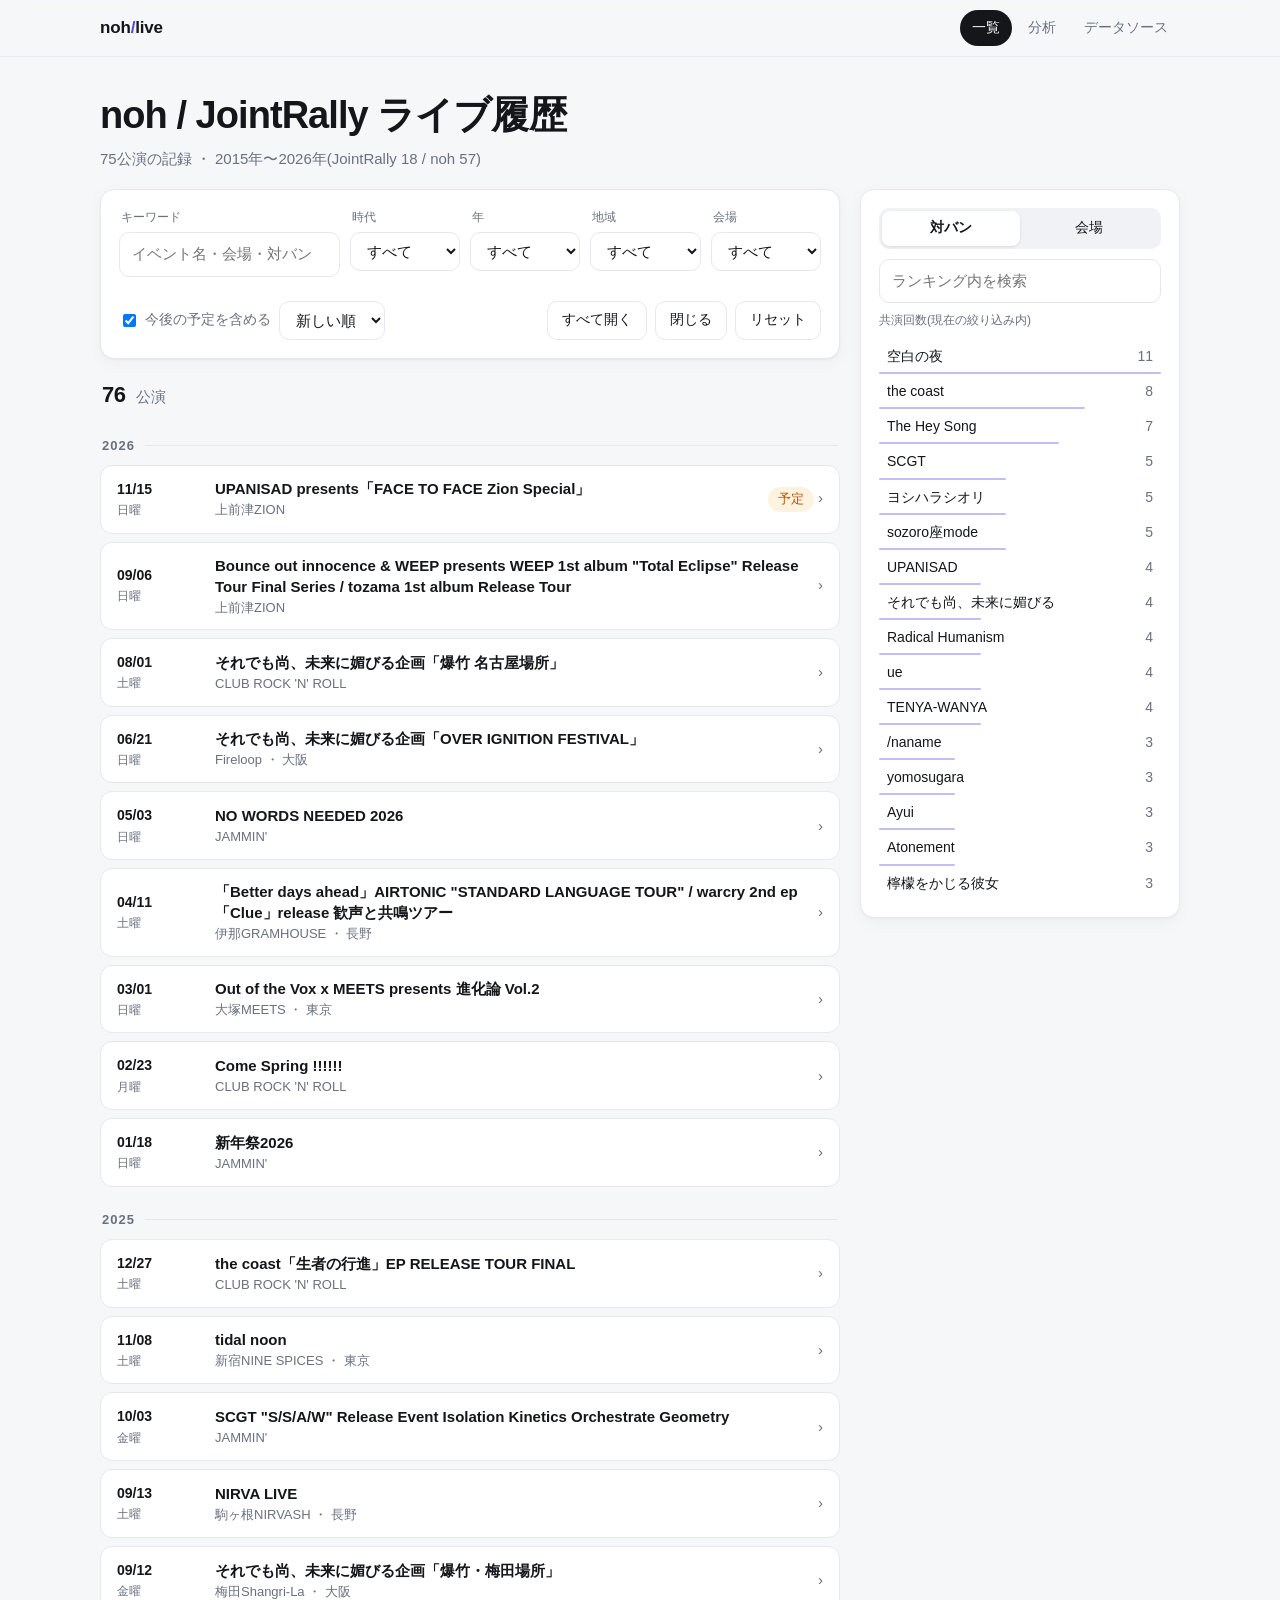
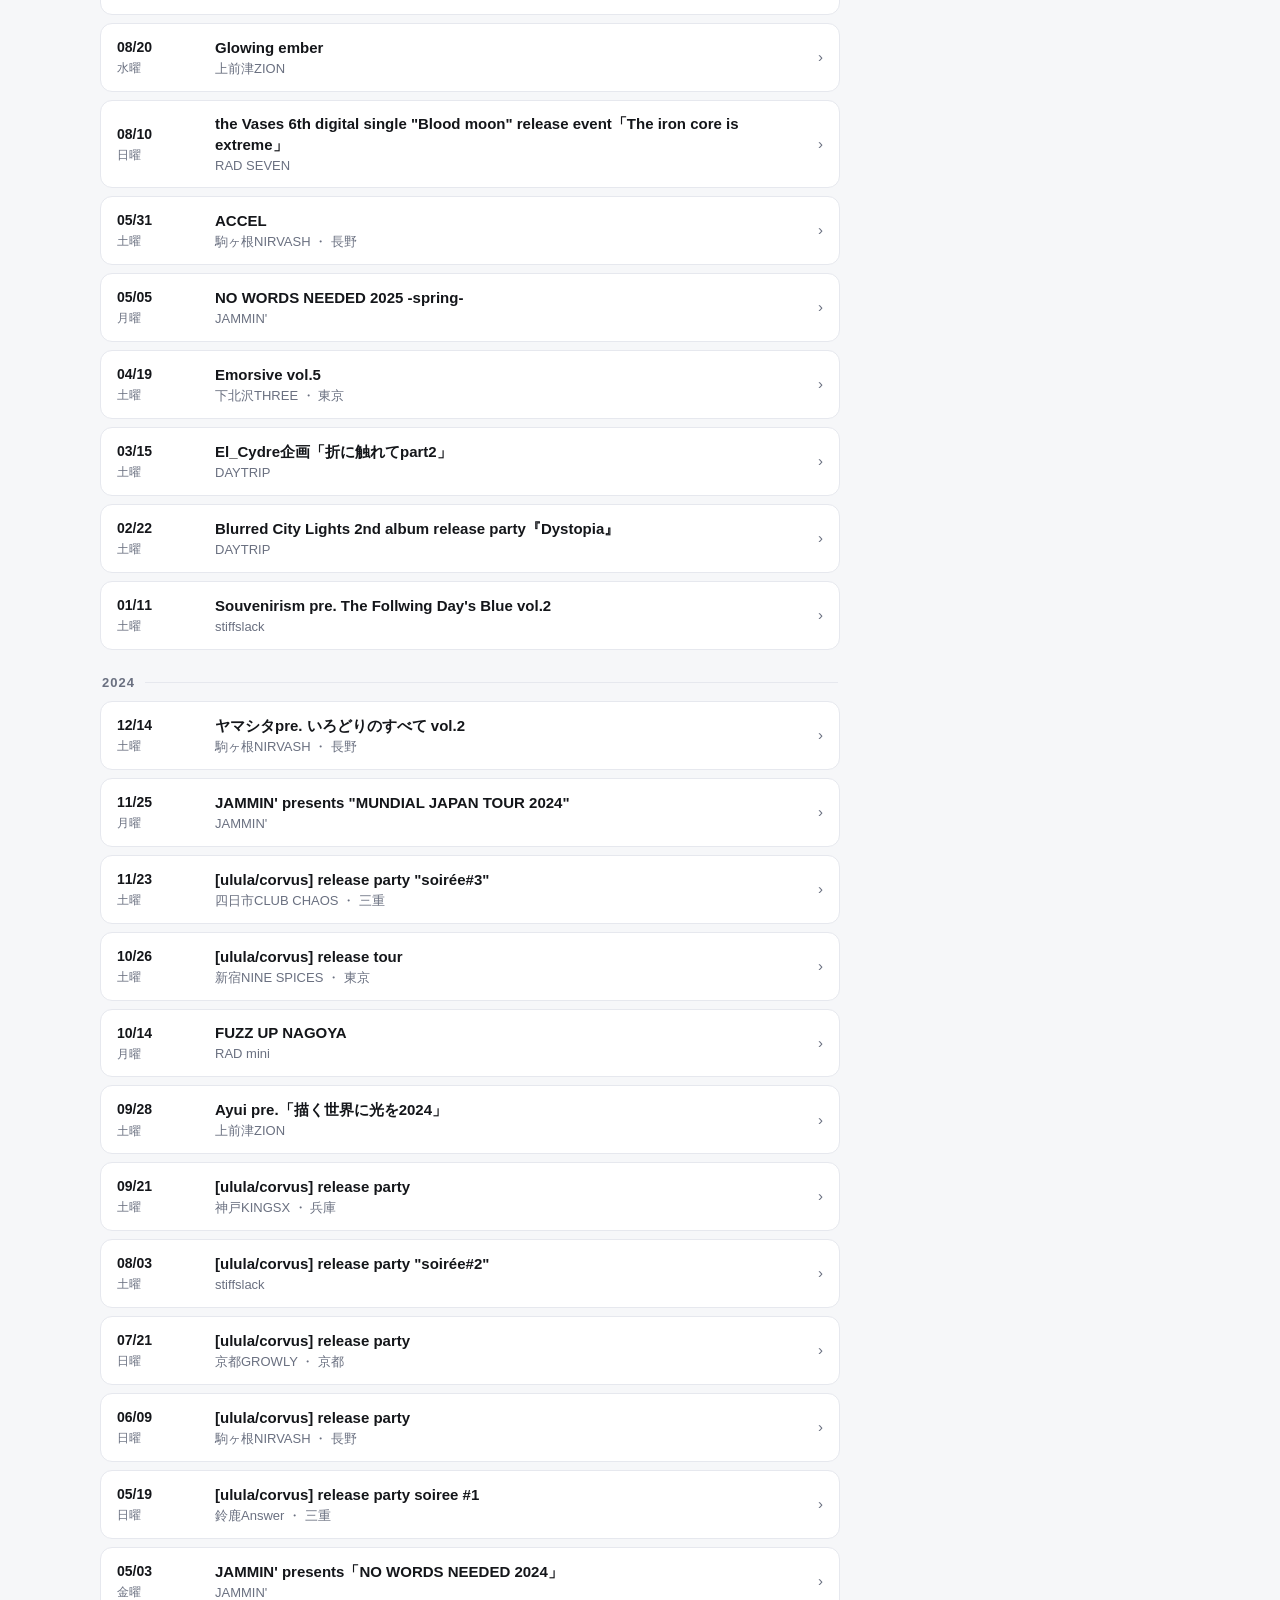
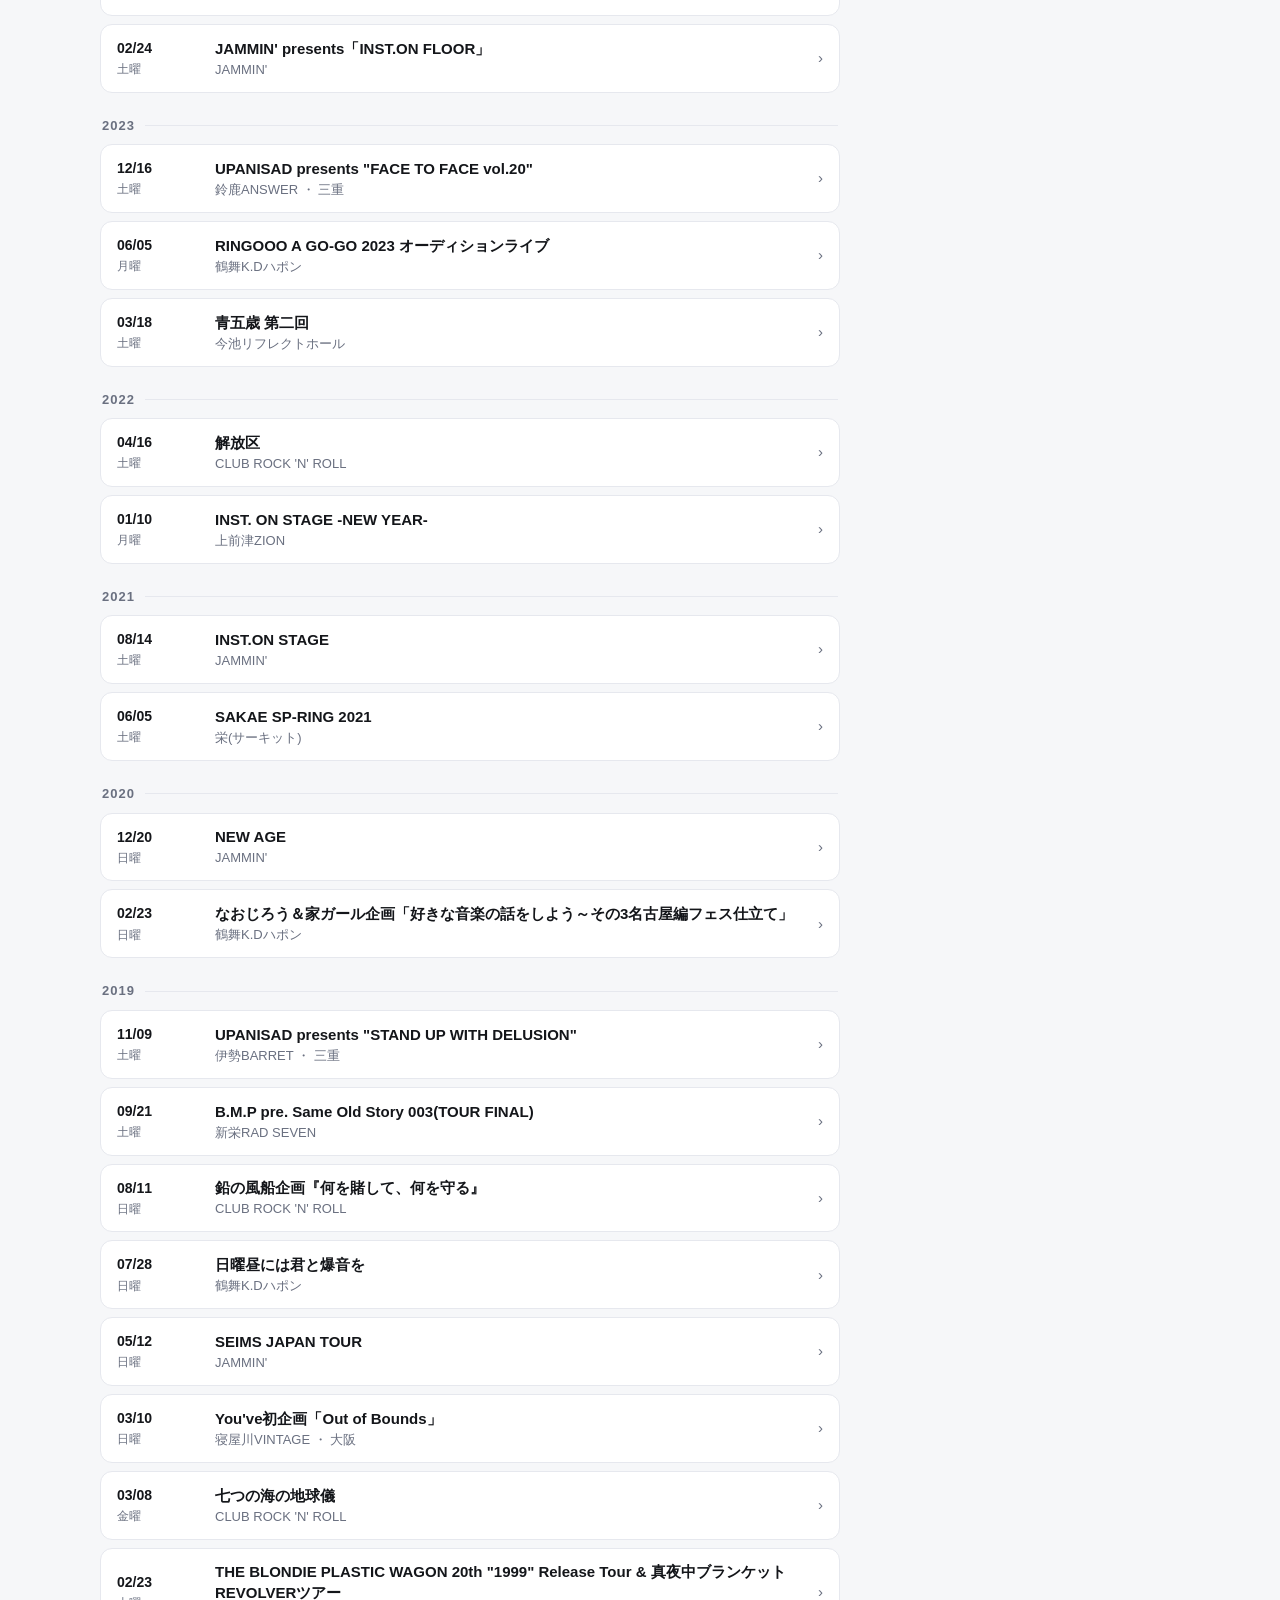
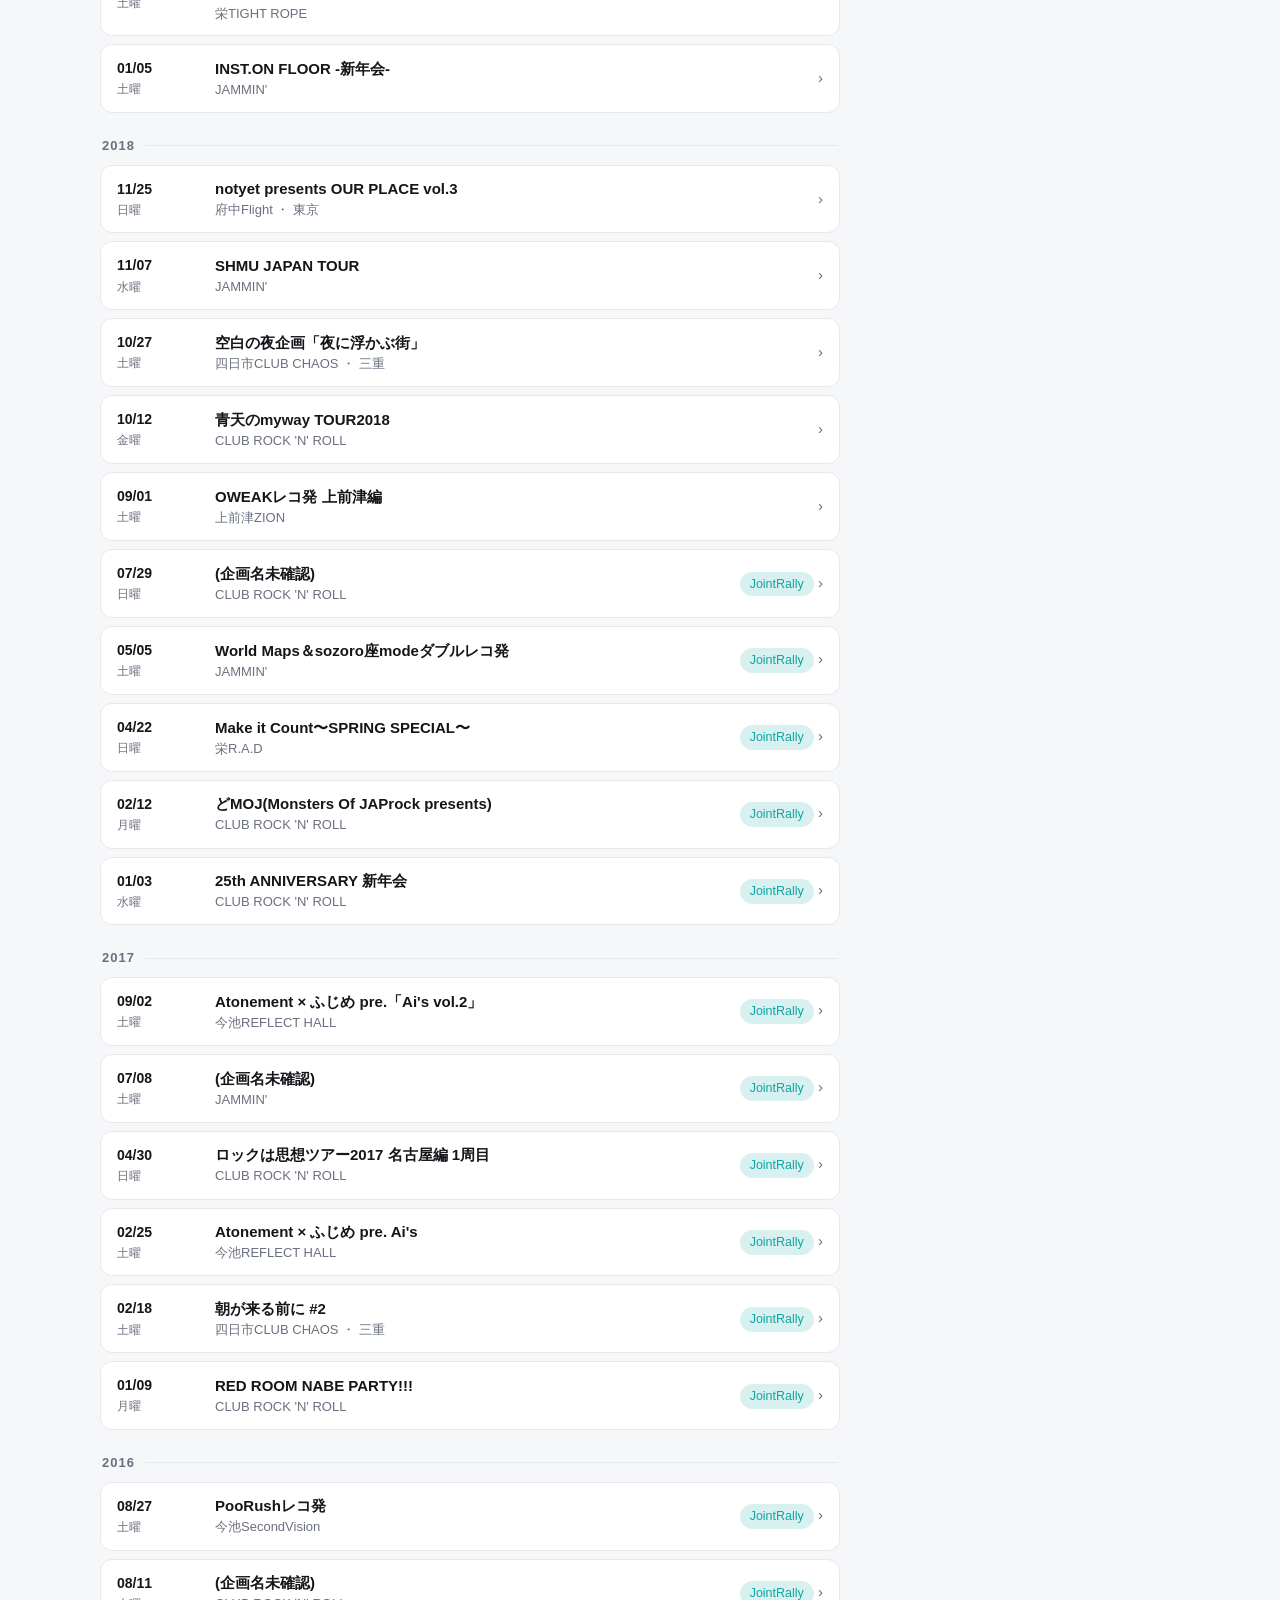
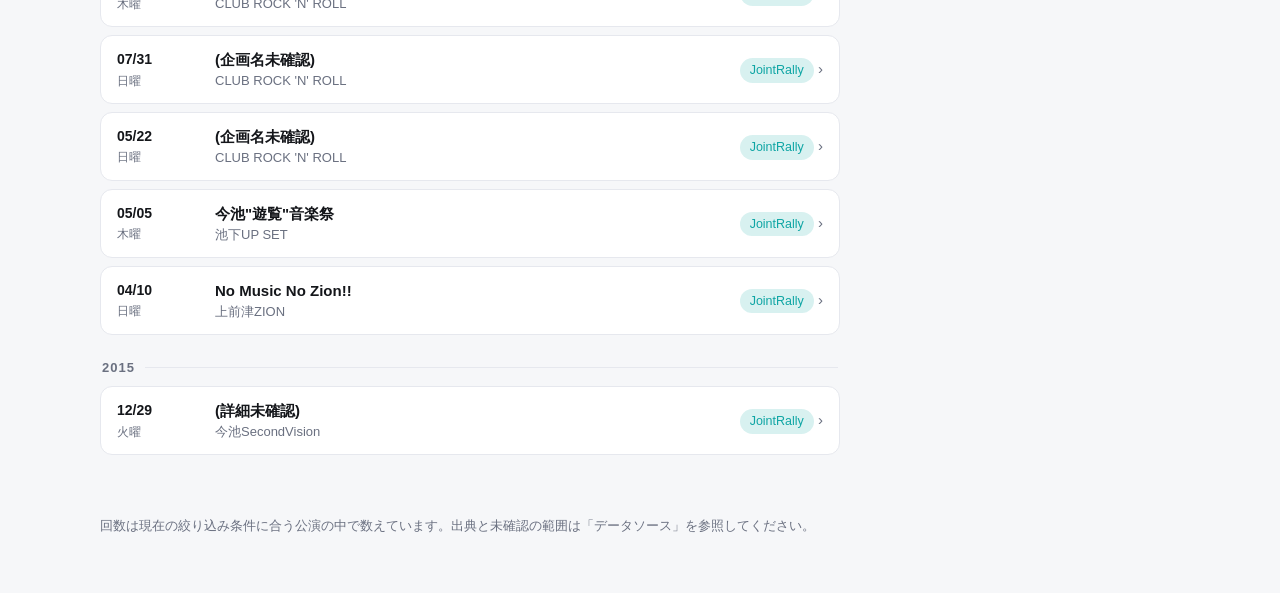
<file: noh-live/index.html>
<!doctype html>
<html lang="ja">
<head>
<meta charset="utf-8">
<meta name="viewport" content="width=device-width, initial-scale=1">
<title>noh / JointRally ライブ履歴</title>
<link rel="stylesheet" href="common.css">
<style>
  .layout{display:grid;grid-template-columns:minmax(0,1fr) 320px;gap:20px;align-items:start;padding-bottom:20px}
  @media (max-width:900px){.layout{grid-template-columns:1fr}}
  .filters{display:grid;grid-template-columns:2fr repeat(4,1fr);gap:10px}
  @media (max-width:900px){.filters{grid-template-columns:1fr 1fr}.filters .wide{grid-column:1/-1}}
  .filters label{display:block;font-size:12px;color:var(--muted);margin:0 0 4px 2px}
  .bar{display:flex;flex-wrap:wrap;gap:8px;align-items:center;margin-top:12px}
  .bar .sp{flex:1}
  .chk{display:flex;align-items:center;gap:6px;font-size:13.5px;color:var(--muted)}
  .sel{display:flex;flex-wrap:wrap;gap:6px;margin-top:12px}
  .tag{display:inline-flex;align-items:center;gap:6px;padding:4px 6px 4px 12px;border-radius:999px;background:var(--accent);color:var(--accent-ink);font-size:13px;cursor:pointer}
  .tag b{opacity:.7;font-weight:400}
  .result{margin:18px 2px 10px;display:flex;align-items:baseline;gap:10px;flex-wrap:wrap}
  .result strong{font-size:22px;letter-spacing:-.02em}
  .yr{margin:22px 2px 8px;font-size:13px;font-weight:700;letter-spacing:.08em;color:var(--muted);display:flex;align-items:center;gap:10px}
  .yr::after{content:"";flex:1;height:1px;background:var(--line)}
  details.show{background:var(--panel);border:1px solid var(--line);border-radius:12px;margin-bottom:8px;transition:border-color .15s,box-shadow .15s}
  details.show:hover{border-color:color-mix(in srgb,var(--accent) 40%,var(--line))}
  details.show[open]{box-shadow:var(--shadow)}
  details.show>summary{cursor:pointer;padding:12px 16px;list-style:none;display:grid;grid-template-columns:86px 1fr auto;gap:12px;align-items:center}
  details.show>summary::-webkit-details-marker{display:none}
  .d{font-variant-numeric:tabular-nums;font-weight:600;font-size:14px}
  .d small{display:block;font-weight:400;color:var(--muted);font-size:12px}
  .t{font-weight:600;word-break:break-word;line-height:1.4}
  .t small{display:block;font-weight:400;color:var(--muted);font-size:13px;margin-top:2px}
  .chev{color:var(--muted);transition:transform .15s}
  details[open] .chev{transform:rotate(90deg)}
  .body{padding:2px 16px 16px 114px;display:grid;grid-template-columns:70px 1fr;gap:8px 12px;margin:0}
  @media (max-width:600px){details.show>summary{grid-template-columns:70px 1fr auto}.body{padding-left:16px}}
  .body dt{color:var(--muted);font-size:13px;padding-top:2px}
  .body dd{margin:0}
  .chip{display:inline-block;padding:2px 10px;margin:0 4px 4px 0;border-radius:999px;background:var(--soft);font-size:13px;cursor:pointer;border:1px solid transparent}
  .chip:hover{border-color:var(--accent)}
  .chip.on{background:var(--accent-soft);color:var(--accent);border-color:var(--accent)}
  aside .card{position:sticky;top:72px}
  .seg{display:grid;grid-template-columns:1fr 1fr;background:var(--soft);padding:3px;border-radius:10px;margin-bottom:10px}
  .seg button{border:0;background:transparent;border-radius:8px;padding:6px}
  .seg button.on{background:var(--panel);box-shadow:0 1px 3px rgba(0,0,0,.1);font-weight:600}
  .rank{list-style:none;margin:8px 0 0;padding:0;max-height:560px;overflow:auto}
  .rank li{display:grid;grid-template-columns:1fr auto;gap:8px;padding:6px 8px;border-radius:8px;cursor:pointer;position:relative;font-size:14px}
  .rank li:hover{background:var(--soft)}
  .rank li.on{color:var(--accent);font-weight:600}
  .rank li i{position:absolute;left:0;bottom:0;height:2px;background:var(--accent);opacity:.35;border-radius:2px}
  .rank .n{font-variant-numeric:tabular-nums;color:var(--muted)}
  .empty{padding:40px;text-align:center;color:var(--muted)}
</style>
</head>
<body>
<div class="top" id="top"></div>
<div class="wrap">
  <div class="hero">
    <h1>noh / JointRally ライブ履歴</h1>
    <p id="sub"></p>
  </div>
  <div class="layout">
    <section>
      <div class="card">
        <div class="filters">
          <div class="wide"><label for="q">キーワード</label><input id="q" type="search" placeholder="イベント名・会場・対バン"></div>
          <div><label for="era">時代</label><select id="era"><option value="">すべて</option><option value="noh">noh</option><option value="jointrally">JointRally</option></select></div>
          <div><label for="year">年</label><select id="year"></select></div>
          <div><label for="pref">地域</label><select id="pref"></select></div>
          <div><label for="venue">会場</label><select id="venue"></select></div>
        </div>
        <div class="sel" id="selected"></div>
        <div class="bar">
          <label class="chk"><input type="checkbox" id="up" checked> 今後の予定を含める</label>
          <select id="order" style="width:auto"><option value="desc">新しい順</option><option value="asc">古い順</option></select>
          <span class="sp"></span>
          <button id="open">すべて開く</button><button id="close">閉じる</button><button id="reset">リセット</button>
        </div>
      </div>
      <div class="result" id="result"></div>
      <div id="list"></div>
    </section>
    <aside>
      <div class="card">
        <div class="seg"><button id="tab-act" class="on">対バン</button><button id="tab-venue">会場</button></div>
        <input id="rq" type="search" placeholder="ランキング内を検索">
        <div class="muted" id="rnote" style="font-size:12px;margin-top:8px"></div>
        <ul class="rank" id="rank"></ul>
      </div>
    </aside>
  </div>
  <footer>回数は現在の絞り込み条件に合う公演の中で数えています。出典と未確認の範囲は「データソース」を参照してください。</footer>
</div>
<script src="shows.js"></script>
<script src="common.js"></script>
<script>
window.shows_ready.then(function(){
  mountNav();
  const S = window.SHOWS.slice();
  const P = new URLSearchParams(location.search);
  const state = {q:P.get("q")||"", year:P.get("year")||"", era:P.get("era")||"", pref:P.get("pref")||"", venue:P.get("venue")||"", acts:new Set(P.getAll("act")), up:true, order:"desc", tab:"act", rq:""};
  const $ = id => document.getElementById(id);
  const uniq = a => [...new Set(a)];
  const WD = ["日","月","火","水","木","金","土"];
  const fill = (el,label,vals) => el.innerHTML = '<option value="">'+label+'</option>'+vals.map(v=>'<option>'+esc(v)+'</option>').join("");
  fill($("year"),"すべて",uniq(S.map(s=>s.date.slice(0,4))).sort().reverse());
  fill($("pref"),"すべて",uniq(S.map(s=>s.pref)).sort());
  fill($("venue"),"すべて",uniq(S.map(s=>s.venue)).sort((a,b)=>a.localeCompare(b,"ja")));
  ["q","year","era","pref","venue"].forEach(k=>$(k).value=state[k]);

  const matches = s => {
    if(!state.up && s.upcoming) return false;
    if(state.year && s.date.slice(0,4)!==state.year) return false;
    if(state.era && s.era!==state.era) return false;
    if(state.pref && s.pref!==state.pref) return false;
    if(state.venue && s.venue!==state.venue) return false;
    for(const a of state.acts) if(!s.acts.includes(a)) return false;
    if(state.q){
      const hay=(s.title+" "+s.venue+" "+s.pref+" "+s.acts.join(" ")+" "+s.note).toLowerCase();
      for(const w of state.q.toLowerCase().split(/\s+/).filter(Boolean)) if(!hay.includes(w)) return false;
    }
    return true;
  };

  function render(){
    const list = S.filter(matches).sort((a,b)=>state.order==="desc"?b.date.localeCompare(a.date):a.date.localeCompare(b.date));
    const pl = played();
    $("sub").textContent = pl.length+"公演の記録 ・ "+pl[pl.length-1].date.slice(0,4)+"年〜"+pl[0].date.slice(0,4)+"年(JointRally "+pl.filter(s=>s.era==="jointrally").length+" / noh "+pl.filter(s=>s.era==="noh").length+")";

    $("selected").innerHTML = [...state.acts].map(a=>'<span class="tag" data-act="'+esc(a)+'">'+esc(a)+' <b>✕</b></span>').join("");

    let head = '<strong>'+list.length+'</strong><span class="muted">公演</span>';
    if(state.acts.size && list.length){
      const ds=list.map(s=>s.date).sort();
      head += '<span class="muted">初 '+fmtDate(ds[0])+' ・ 最新 '+fmtDate(ds[ds.length-1])+'</span>';
    }
    $("result").innerHTML = head;

    let lastY="";
    $("list").innerHTML = list.length ? list.map(s=>{
      const y=s.date.slice(0,4); let h="";
      if(y!==lastY){h='<div class="yr">'+y+'</div>';lastY=y}
      const dt=new Date(s.date+"T00:00:00");
      const time=(s.open||s.start)?("OPEN "+(s.open||"-")+" / START "+(s.start||"-")):"未記載";
      const tags=(s.upcoming?'<span class="pill warn">予定</span>':'')+(s.era==="jointrally"?'<span class="pill jr">JointRally</span>':'');
      return h+'<details class="show"><summary><span class="d">'+fmtDate(s.date.slice(5))+'<small>'+WD[dt.getDay()]+'曜</small></span>'+
        '<span class="t">'+esc(s.title)+'<small>'+esc(s.venue)+(s.pref!=="愛知"?' ・ '+esc(s.pref):'')+'</small></span><span>'+tags+' <span class="chev">›</span></span></summary>'+
        '<dl class="body"><dt>対バン</dt><dd>'+(s.acts.length?s.acts.map(a=>'<span class="chip'+(state.acts.has(a)?' on':'')+'" data-act="'+esc(a)+'">'+esc(a)+'</span>').join(""):'<span class="muted">未確認</span>')+'</dd>'+
        '<dt>時間</dt><dd>'+esc(time)+'</dd><dt>料金</dt><dd>'+(s.price?esc(s.price):'<span class="muted">未記載</span>')+'</dd>'+
        (s.note?'<dt>備考</dt><dd>'+esc(s.note)+'</dd>':'')+'</dl></details>';
    }).join("") : '<div class="empty">条件に合う公演がありません</div>';

    const isAct=state.tab==="act";
    let rows=isAct?countBy(list,s=>s.acts):countBy(list,s=>[s.venue]);
    if(state.rq) rows=rows.filter(r=>r.k.toLowerCase().includes(state.rq.toLowerCase()));
    const max=rows.length?rows[0].n:1;
    $("rnote").textContent=isAct?"共演回数(現在の絞り込み内)":"出演回数(現在の絞り込み内)";
    $("rank").innerHTML=rows.map(r=>{
      const on=isAct?state.acts.has(r.k):state.venue===r.k;
      return '<li class="'+(on?"on":"")+'" data-'+(isAct?"act":"venue")+'="'+esc(r.k)+'"><span>'+esc(r.k)+'</span><span class="n">'+r.n+'</span><i style="width:'+Math.round(r.n/max*100)+'%"></i></li>';
    }).join("")||'<li class="muted">該当なし</li>';
    $("tab-act").classList.toggle("on",isAct);$("tab-venue").classList.toggle("on",!isAct);
  }

  document.addEventListener("click",e=>{
    const t=e.target.closest("[data-act],[data-venue]"); if(!t) return;
    if(t.dataset.act!==undefined){e.preventDefault();const a=t.dataset.act;state.acts.has(a)?state.acts.delete(a):state.acts.add(a);render()}
    else{state.venue=state.venue===t.dataset.venue?"":t.dataset.venue;$("venue").value=state.venue;render()}
  });
  const bind=(id,key,ev)=>$(id).addEventListener(ev||"change",e=>{state[key]=e.target.value.trim();render()});
  bind("q","q","input");bind("rq","rq","input");bind("year","year");bind("era","era");bind("pref","pref");bind("venue","venue");bind("order","order");
  $("up").addEventListener("change",e=>{state.up=e.target.checked;render()});
  $("tab-act").onclick=()=>{state.tab="act";render()};$("tab-venue").onclick=()=>{state.tab="venue";render()};
  $("open").onclick=()=>document.querySelectorAll("details.show").forEach(d=>d.open=true);
  $("close").onclick=()=>document.querySelectorAll("details.show").forEach(d=>d.open=false);
  $("reset").onclick=()=>{Object.assign(state,{q:"",year:"",era:"",pref:"",venue:"",up:true,rq:""});state.acts.clear();["q","rq","year","era","pref","venue"].forEach(i=>$(i).value="");$("up").checked=true;render()};
  render();
});;
</script>
</body>
</html>
</file>
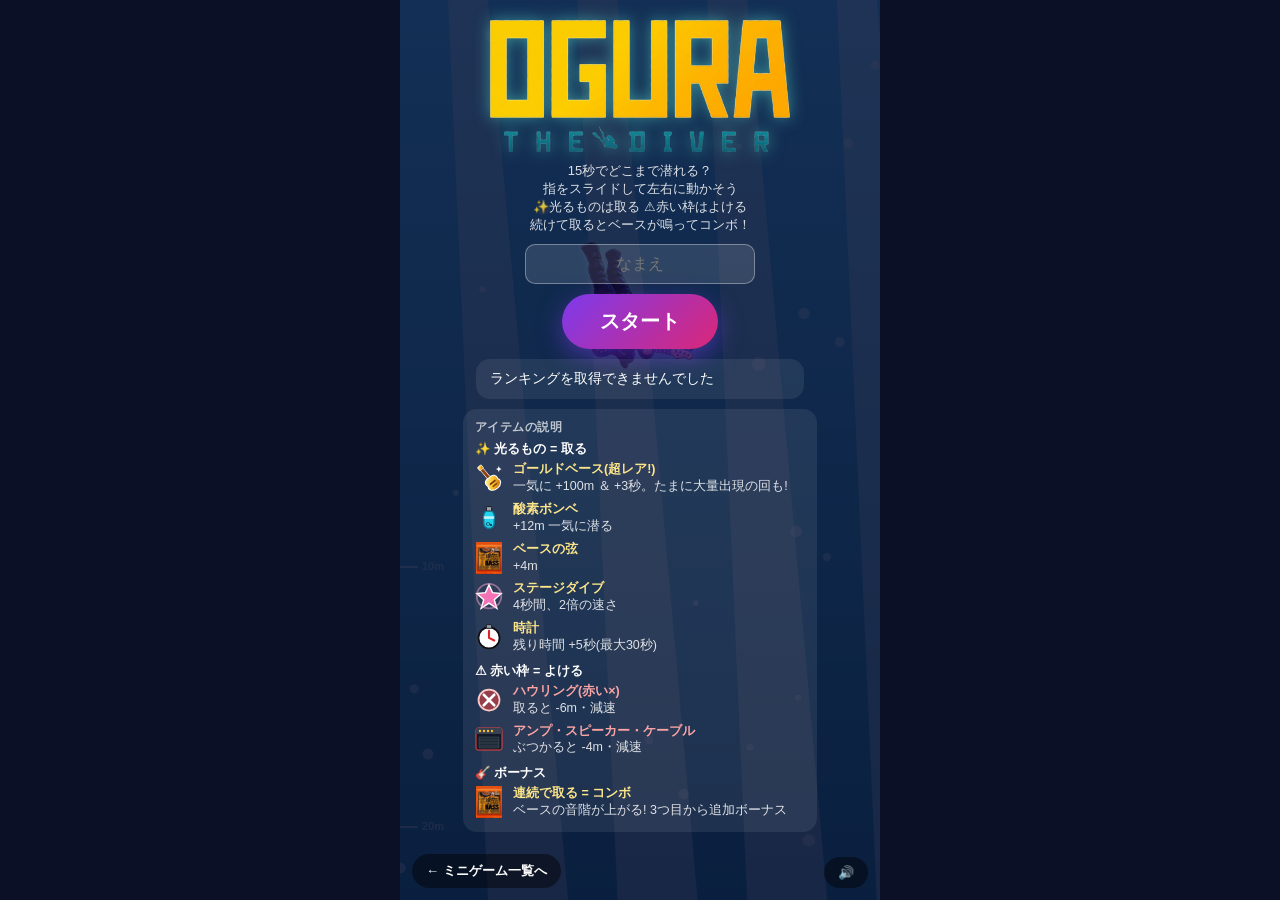
<file: game.html>
<!doctype html>
<html lang="ja">
<head>
<meta charset="utf-8">
<meta name="viewport" content="width=device-width,initial-scale=1,maximum-scale=1,user-scalable=no,viewport-fit=cover">
<title>OGURA the DIVER</title>
<style>
  html,body{margin:0;height:100%;background:#0b1026;overflow:hidden;font-family:-apple-system,"Hiragino Sans","Noto Sans JP",sans-serif;-webkit-user-select:none;user-select:none;-webkit-tap-highlight-color:transparent}
  #wrap{position:fixed;inset:0;display:flex;justify-content:center}
  #stage{position:relative;width:100%;max-width:480px;height:100%;overflow:hidden}
  canvas{display:block;width:100%;height:100%;touch-action:none}
  .hud{position:absolute;top:0;left:0;right:0;display:flex;justify-content:space-between;align-items:flex-start;padding:calc(10px + env(safe-area-inset-top)) 14px 0;color:#fff;font-weight:900;text-shadow:0 2px 6px rgba(0,0,0,.6);pointer-events:none}
  .hud .big{font-size:34px;line-height:1}
  .hud small{display:block;font-size:11px;opacity:.8;font-weight:700}
  .back{position:absolute;left:12px;bottom:calc(12px + env(safe-area-inset-bottom));z-index:5;color:#fff;background:rgba(0,0,0,.45);padding:8px 14px;border-radius:999px;font-size:13px;font-weight:700;text-decoration:none}
  .panel{position:absolute;inset:0;display:flex;flex-direction:column;align-items:center;justify-content:flex-start;overflow-y:auto;gap:10px;background:rgba(10,8,40,.78);color:#fff;text-align:center;padding:20px;z-index:4}
  .panel h1{margin:0;font-size:26px;letter-spacing:.02em}
  .panel h1 span{color:#c4b5fd}
  .btn{background:linear-gradient(135deg,#7c3aed,#db2777);color:#fff;border:0;border-radius:999px;padding:14px 38px;font-size:20px;font-weight:900;box-shadow:0 8px 24px rgba(124,58,237,.5)}
  .btn:active{transform:scale(.96)}
  input{background:rgba(255,255,255,.12);border:1px solid rgba(255,255,255,.35);color:#fff;border-radius:10px;padding:10px 14px;font-size:16px;text-align:center;width:200px}
  .rank{width:100%;max-width:300px;background:rgba(255,255,255,.08);border-radius:14px;padding:8px 14px;font-size:14px;text-align:left}
  .rank div{display:flex;justify-content:space-between;padding:3px 0}
  .rank b{color:#fde68a}
  .panel>:first-child{margin-top:auto}.panel>:last-child{margin-bottom:auto}
  .legend{width:100%;max-width:330px;background:rgba(255,255,255,.08);border-radius:14px;padding:10px 12px;text-align:left;font-size:12.5px;line-height:1.35}
  .legend h2{margin:0 0 6px;font-size:12px;opacity:.7;font-weight:700;letter-spacing:.04em}
  .legend .row{display:flex;align-items:center;gap:10px;padding:3px 0}
  .legend .row img{width:28px;height:32px;object-fit:contain;flex:none}
  .legend .good{color:#fde68a}.legend .bad{color:#fca5a5}
  .hide{display:none!important}
  .res{font-size:56px;font-weight:900;line-height:1;color:#fde68a;text-shadow:0 4px 18px rgba(219,39,119,.6)}
  .msg{font-size:13px;opacity:.85}
</style>
</head>
<body>
<div id="wrap"><div id="stage">
  <canvas id="cv"></canvas>
  <div class="hud hide" id="hud"><div><small>のこり</small><span class="big" id="tm">15.0</span></div><div style="text-align:right"><small>深さ</small><span class="big"><span id="dp">0</span><span style="font-size:16px">m</span></span></div></div>
  <button class="back" id="mute" style="right:12px;left:auto;border:0">🔊</button><a class="back" href="games.html">← ミニゲーム一覧へ</a>
  <div class="panel" id="start">
    <img src="[data-uri]" alt="OGURA THE DIVER" style="width:100%;max-width:300px;height:auto;display:block;margin:0 auto;filter:drop-shadow(0 0 8px rgba(94,234,212,.5))">
    <div class="msg">15秒でどこまで潜れる？<br>指をスライドして左右に動かそう<br>✨光るものは取る ⚠赤い枠はよける<br>続けて取るとベースが鳴ってコンボ！</div>
    <input id="nm" maxlength="12" placeholder="なまえ" autocomplete="off">
    <button class="btn" id="go">スタート</button>
    <div class="rank" id="rk1"></div>
    <div class="legend" id="lg"></div>
  </div>
  <div class="panel hide" id="end">
    <div class="msg" id="endmsg">記録</div>
    <div class="res"><span id="fin">0</span><span style="font-size:22px">m</span></div>
    <div class="msg" id="best"></div>
    <button class="btn" id="again">もう一回</button>
    <div class="rank" id="rk2"></div>
  </div>
</div></div>
<script>
const SPRITES = {
  diver0: `<svg xmlns="http://www.w3.org/2000/svg" viewBox="0 0 80 64"><g stroke-linejoin="round" stroke-linecap="round">
<path d="M26 52 L8 56 L3 60 L14 61 L28 58Z" fill="#2563eb" stroke="#e5e7eb" stroke-width="1"/>
<path d="M32 54 L16 61 L11 63.5 L22 64 L36 59Z" fill="#7c3aed" stroke="#e5e7eb" stroke-width="1"/>
<rect x="20" y="31" width="26" height="25" rx="9" fill="#23233a" stroke="#c4b5fd" stroke-width="1.8"/>
<rect x="23" y="37" width="20" height="8" rx="1.2" fill="#fff" stroke="#111" stroke-width=".8"/>
<text x="33" y="43.2" font-size="5.6" font-weight="900" text-anchor="middle" fill="#111" font-family="Impact,Arial Black,sans-serif">OGURA</text>
<text x="33" y="49.6" font-size="3.6" font-weight="900" text-anchor="middle" fill="#fff" font-family="Arial Black,sans-serif">the DIVER</text>
<g transform="rotate(-22 46 56)"><ellipse cx="46" cy="57" rx="12" ry="6.5" fill="#6d28d9" stroke="#111" stroke-width="1.2"/><path d="M37 57 q5 -5 10 0 t9 -2" fill="none" stroke="#c4b5fd" stroke-width="1.3"/><rect x="55" y="55.2" width="17" height="3" rx="1" fill="#7a4e24" stroke="#111" stroke-width=".8"/><rect x="69" y="53" width="5" height="6.5" rx="1" fill="#3f2a14" stroke="#111" stroke-width=".8"/><path d="M52 56.2 H70 M52 57.6 H70" stroke="#e5e7eb" stroke-width=".5"/></g>
<path d="M45 35 L56 48" stroke="#23233a" stroke-width="5.5" fill="none"/><path d="M45 35 L56 48" stroke="#c4b5fd" stroke-width=".8" fill="none"/><circle cx="57" cy="48.5" r="3.2" fill="#f2c9a0" stroke="#111" stroke-width=".8"/>
<ellipse cx="33" cy="33" rx="12" ry="3.4" fill="#cbd5e1" stroke="#111" stroke-width="1"/>
<circle cx="33" cy="19" r="16" fill="#2b2b38" stroke="#e5e7eb" stroke-width="2"/>
<path d="M21 12 q6 -9 18 -7" fill="none" stroke="#fff" stroke-opacity=".45" stroke-width="2"/>
<circle cx="16" cy="19" r="3.4" fill="#cbd5e1" stroke="#111" stroke-width="1"/><path d="M13.6 19 h4.8 M16 16.6 v4.8" stroke="#111" stroke-width="1"/>
<ellipse cx="35" cy="21" rx="10" ry="9" fill="#f2c9a0" stroke="#111" stroke-width="1"/>
<path d="M26 24 q9 11 18 0 q-1 5 -9 6 q-8 -1 -9 -6z" fill="#3b2614" stroke="#111" stroke-width=".6"/>
<rect x="26" y="15.5" width="19" height="9" rx="4" fill="#7dd3fc" fill-opacity=".92" stroke="#111" stroke-width="1.4"/>
<circle cx="31" cy="20" r="1.5" fill="#111"/><circle cx="40" cy="20" r="1.5" fill="#111"/>
<path d="M28 17 l5 -1" stroke="#fff" stroke-width="1" stroke-opacity=".8"/>
</g></svg>`,
  item_tank: `<svg xmlns="http://www.w3.org/2000/svg" viewBox="0 0 32 32"><rect x="10" y="7" width="12" height="21" rx="6" fill="#22d3ee" stroke="#0e7490" stroke-width="1.5"/><rect x="13" y="3" width="6" height="5" rx="1" fill="#9ca3af" stroke="#111" stroke-width="1"/><rect x="10" y="14" width="12" height="3" fill="#fff" fill-opacity=".7"/><text x="16" y="25" font-size="6" font-weight="900" text-anchor="middle" fill="#083344" font-family="Arial Black">O₂</text></svg>`,
  item_string: `<svg xmlns="http://www.w3.org/2000/svg" xmlns:xlink="http://www.w3.org/1999/xlink" viewBox="0 0 32 39.4"><image width="32" height="39.4" href="[data-uri]" xlink:href="[data-uri]"/></svg>`,
  item_star: `<svg xmlns="http://www.w3.org/2000/svg" viewBox="0 0 32 32"><path d="M16 2 l4 9 l10 1 l-8 7 l3 10 l-9 -6 l-9 6 l3 -10 l-8 -7 l10 -1z" fill="#f472b6" stroke="#fff" stroke-width="1.6"/><circle cx="16" cy="15" r="14" fill="none" stroke="#f9a8d4" stroke-opacity=".5" stroke-width="2"/></svg>`,
  item_clock: `<svg xmlns="http://www.w3.org/2000/svg" viewBox="0 0 32 32"><circle cx="16" cy="17" r="12" fill="#fff" stroke="#111" stroke-width="2"/><rect x="13" y="2" width="6" height="4" rx="1" fill="#9ca3af" stroke="#111"/><path d="M16 17 V9 M16 17 L22 20" stroke="#dc2626" stroke-width="2.4" stroke-linecap="round"/></svg>`,
  item_gold: `<svg xmlns="http://www.w3.org/2000/svg" viewBox="0 0 40 40"><defs><linearGradient id="g" x1="0" y1="0" x2="1" y2="1"><stop offset="0" stop-color="#fff7b0"/><stop offset=".5" stop-color="#fbbf24"/><stop offset="1" stop-color="#b45309"/></linearGradient></defs><g transform="rotate(-40 20 20)"><rect x="17.5" y="1" width="5" height="22" rx="1.5" fill="#92400e" stroke="#fff" stroke-width="1"/><rect x="16.5" y="-2" width="7" height="6" rx="1.5" fill="url(#g)" stroke="#fff" stroke-width="1"/><path d="M20 20 C28 18 31 24 29 29 C32 33 28 39 20 39 C12 39 8 33 11 29 C9 24 12 18 20 20Z" fill="url(#g)" stroke="#fff" stroke-width="1.6"/><rect x="15" y="27" width="10" height="2.5" fill="#78350f"/><rect x="16" y="32" width="8" height="2" fill="#78350f"/></g><path d="M34 3 l1.2 3 3 1.2 -3 1.2 -1.2 3 -1.2 -3 -3 -1.2 3 -1.2z" fill="#fff"/></svg>`,
  item_bad: `<svg xmlns="http://www.w3.org/2000/svg" viewBox="0 0 32 32"><circle cx="16" cy="16" r="12" fill="#ef4444" fill-opacity=".55" stroke="#fecaca" stroke-width="2"/><path d="M10 10 L22 22 M22 10 L10 22" stroke="#fff" stroke-width="3" stroke-linecap="round"/></svg>`,
  ob_cable: `<svg xmlns="http://www.w3.org/2000/svg" viewBox="0 0 64 32"><path d="M0 16 q8 -14 16 0 t16 0 t16 0 t16 0" fill="none" stroke="#111" stroke-width="6"/><path d="M0 16 q8 -14 16 0 t16 0 t16 0 t16 0" fill="none" stroke="#f59e0b" stroke-width="3"/><rect x="54" y="9" width="10" height="14" rx="2" fill="#9ca3af" stroke="#111" stroke-width="1.4"/></svg>`,
  ob_speaker: `<svg xmlns="http://www.w3.org/2000/svg" viewBox="0 0 48 64"><rect x="3" y="2" width="42" height="60" rx="5" fill="#1f1f2b" stroke="#a78bfa" stroke-width="2"/><circle cx="24" cy="20" r="9" fill="#111" stroke="#6b7280" stroke-width="2"/><circle cx="24" cy="20" r="3" fill="#6b7280"/><circle cx="24" cy="46" r="12" fill="#111" stroke="#6b7280" stroke-width="2"/><circle cx="24" cy="46" r="4" fill="#6b7280"/></svg>`,
  ob_amp: `<svg xmlns="http://www.w3.org/2000/svg" viewBox="0 0 56 48"><rect x="2" y="2" width="52" height="44" rx="4" fill="#111827" stroke="#ef4444" stroke-width="2"/><rect x="2" y="2" width="52" height="12" rx="3" fill="#374151"/><circle cx="10" cy="8" r="2.4" fill="#fbbf24"/><circle cx="18" cy="8" r="2.4" fill="#fbbf24"/><circle cx="26" cy="8" r="2.4" fill="#fbbf24"/><circle cx="34" cy="8" r="2.4" fill="#fbbf24"/><path d="M8 20 h40 v22 h-40z" fill="#1f2937" stroke="#4b5563"/><path d="M8 26 h40 M8 32 h40 M8 38 h40" stroke="#4b5563" stroke-width="1"/></svg>`,
  bubble: `<svg xmlns="http://www.w3.org/2000/svg" viewBox="0 0 16 16"><circle cx="8" cy="8" r="6.5" fill="#bae6fd" fill-opacity=".25" stroke="#e0f2fe" stroke-width="1.2"/><path d="M4.5 6 q1 -2 3 -2.4" stroke="#fff" stroke-width="1.2" fill="none"/></svg>`
};

const SUPABASE_URL='https://bcxwfosythkuwdmkwkkj.supabase.co', SUPABASE_KEY='sb_publishable_M1RuhvoQzl7D6To4FR2NYQ_LvNnA5bW';
const $=id=>document.getElementById(id);
const cv=$('cv'), ctx=cv.getContext('2d');
let W=0,H=0,DPR=1;
function resize(){DPR=Math.min(window.devicePixelRatio||1,2);const r=cv.getBoundingClientRect();W=r.width;H=r.height;cv.width=W*DPR;cv.height=H*DPR;ctx.setTransform(DPR,0,0,DPR,0,0);ctx.imageSmoothingEnabled=false}
addEventListener('resize',resize);resize();

const DIVER_PNG='[data-uri]';
const IMG={};let loaded=0;const keys=Object.keys(SPRITES);
keys.forEach(k=>{const im=new Image();im.onload=()=>{loaded++};im.src='data:image/svg+xml;charset=utf-8,'+encodeURIComponent(SPRITES[k]);IMG[k]=im});
{const im=new Image();im.src=DIVER_PNG;IMG.diver0=im}
let face=1;


// ---- 音: ベースの音が鳴る (E minor ペンタ)
let AC=null,muted=false;
const NOTES=[41.2,49,55,61.7,73.4,82.4,98,110,123.5,146.8,164.8];
function audioOn(){try{if(!AC)AC=new (window.AudioContext||window.webkitAudioContext)();if(AC.state==='suspended')AC.resume()}catch(e){}}
function tone(f,dur,type,vol,cut){if(!AC||muted)return;try{const t=AC.currentTime,o=AC.createOscillator(),g=AC.createGain(),fl=AC.createBiquadFilter();o.type=type||'sawtooth';o.frequency.value=f;fl.type='lowpass';fl.frequency.setValueAtTime(cut||900,t);fl.frequency.exponentialRampToValueAtTime(180,t+dur);g.gain.setValueAtTime(vol||.28,t);g.gain.exponentialRampToValueAtTime(.001,t+dur);o.connect(fl);fl.connect(g);g.connect(AC.destination);o.start(t);o.stop(t+dur+.02)}catch(e){}}
function noteUp(i){const f=NOTES[Math.min(i,NOTES.length-1)];tone(f*2,.32,'sawtooth',.26,1400);tone(f*4,.12,'triangle',.07,2400)}
function goldRiff(){if(!AC||muted)return;const n=[41.2,49,55,61.7,73.4,82.4,98,110,123.5,146.8,164.8,196,220];n.forEach((f,i)=>setTimeout(()=>{tone(f*2,.2,'sawtooth',.3,1800);tone(f*4,.08,'triangle',.08,3000)},i*115));setTimeout(()=>{[82.4,123.5,164.8,247].forEach(f=>tone(f,1.1,'sawtooth',.28,1600));tone(41.2,1.2,'square',.25,300)},n.length*115)}
function chord(){[392,494,587,784].forEach(f=>tone(f,.4,'triangle',.1))}
function thud(){tone(55,.25,'square',.3,300);tone(40,.35,'sawtooth',.25,200)}
function blip(){tone(880,.1,'triangle',.12,3000)}
function buzz(ms){try{if(navigator.vibrate)navigator.vibrate(ms)}catch(e){}}

// ---- BGM: 水中チップチューン (G#2 G#3 F#3 C#3 D#3 B3 A#3 B3 C#3 D#3)
const RIFF=[103.83,207.65,185.00,138.59,155.56,246.94,233.08,246.94,138.59,155.56].map((f,i)=>f);
RIFF[8]=138.59;RIFF[9]=155.56;
let bgm=null;
// 深さに応じた10段階のアレンジ
const BGM_LV=[0,25,60,110,170,250,350,480,650,900,1200,1600,2100,2800,3600],BGM_TEMPO=[1,1,1,1,1,1,.95,.95,.92,.88,.88,.86,.85,.83,.8];
function bgmLevel(dp){let l=0;for(let k=0;k<BGM_LV.length;k++)if(dp>=BGM_LV[k])l=k;return l}
function bgmLevelUp(lv){if(!bgm)return;const t=AC.currentTime;[0,1,2].forEach(k=>bgmNote(t+k*.07,660*[1,1.25,1.5][k]*(1+lv*.03),.22,'triangle',.08,bgm.out));if(bgm.lp)bgm.lp.frequency.value=1000+lv*170;if(lv>=10)[0,1,2,3,4].forEach(k=>bgmNote(t+k*.06,660*[1,1.25,1.5,2,2.5][k],.3,'triangle',.07,bgm.out))}
function noiseBuf(){const n=AC.sampleRate*.3,bf=AC.createBuffer(1,n,AC.sampleRate),d=bf.getChannelData(0);for(let i=0;i<n;i++)d[i]=Math.random()*2-1;return bf}
function bgmNote(t,f,dur,type,vol,dest){const o=AC.createOscillator(),g=AC.createGain();o.type=type;o.frequency.setValueAtTime(f,t);g.gain.setValueAtTime(0.0001,t);g.gain.linearRampToValueAtTime(vol,t+.006);g.gain.setValueAtTime(vol*.8,t+dur*.6);g.gain.linearRampToValueAtTime(0.0001,t+dur);o.connect(g);g.connect(dest);o.start(t);o.stop(t+dur+.02)}
function bgmNoise(t,dur,vol,hp,dest){const s=AC.createBufferSource(),g=AC.createGain(),fl=AC.createBiquadFilter();s.buffer=(bgm||op).nb;fl.type='highpass';fl.frequency.value=hp;g.gain.setValueAtTime(vol,t);g.gain.exponentialRampToValueAtTime(.001,t+dur);s.connect(fl);fl.connect(g);g.connect(dest);s.start(t);s.stop(t+dur+.02)}
function bgmKick(t,dest){const o=AC.createOscillator(),g=AC.createGain();o.type='square';o.frequency.setValueAtTime(150,t);o.frequency.exponentialRampToValueAtTime(45,t+.12);g.gain.setValueAtTime(.22,t);g.gain.exponentialRampToValueAtTime(.001,t+.14);o.connect(g);g.connect(dest);o.start(t);o.stop(t+.16)}
function bgmBubble(t,dest){const o=AC.createOscillator(),g=AC.createGain(),f=500+Math.random()*900;o.type='sine';o.frequency.setValueAtTime(f,t);o.frequency.exponentialRampToValueAtTime(f*1.8,t+.09);g.gain.setValueAtTime(.0001,t);g.gain.linearRampToValueAtTime(.05,t+.01);g.gain.exponentialRampToValueAtTime(.0001,t+.12);o.connect(g);g.connect(dest);o.start(t);o.stop(t+.14)}
function bgmSwish(t,dur,dest){const s=AC.createBufferSource(),g=AC.createGain(),fl=AC.createBiquadFilter();s.buffer=bgm.nb;fl.type='lowpass';fl.Q.value=2;fl.frequency.setValueAtTime(250,t);fl.frequency.exponentialRampToValueAtTime(1400,t+dur*.6);fl.frequency.exponentialRampToValueAtTime(250,t+dur);g.gain.setValueAtTime(.0001,t);g.gain.linearRampToValueAtTime(.09,t+dur*.5);g.gain.linearRampToValueAtTime(.0001,t+dur);s.connect(fl);fl.connect(g);g.connect(dest);s.start(t);s.stop(t+dur+.05)}
function bgmStep(t,i,rush){
  const d=bgm.out,f=RIFF[i%RIFF.length]*bgm.tr,sd=bgm.step,lv=bgm.lv;
  bgmNote(t,f,sd*1.6,'triangle',.13,d);            // リード(丸い音)
  bgmNote(t,f*2,sd*1.2,'sine',.05,d);              // 倍音(薄く)
  bgmNote(t,f/2,sd*1.8,'sine',.16,d);              // 深いベース
  if(i%2===0){const o=AC.createOscillator(),g=AC.createGain();o.type='sine';o.frequency.setValueAtTime(110,t);o.frequency.exponentialRampToValueAtTime(40,t+.18);g.gain.setValueAtTime(.2,t);g.gain.exponentialRampToValueAtTime(.001,t+.22);o.connect(g);g.connect(d);o.start(t);o.stop(t+.25)} // 水の底のどん
  if(i===0||i===5)bgmSwish(t,sd*5,d);              // 波のうねり
  if(Math.random()<.35)bgmBubble(t+sd*.5,d);       // ぷくぷく
  if(rush)bgmNote(t,f*4,sd*.8,'sine',.05,d);       // ラッシュ時はきらめき
  if(lv>=1&&i%2===1)bgmNoise(t,sd*.5,.05,6000,d);                          // L1 ハイハット
  if(lv>=2&&i%4===0)bgmNote(t,f*2,sd*2,'triangle',.06,d);                  // L2 きらめくオクターブ
  if(lv>=3){if(i%8===4)bgmNoise(t,sd*1.2,.14,1500,d);if(i%4===0)bgmNote(t,RIFF[0]*bgm.tr/2,sd*3,'sine',.12,d)}   // L3 スネア+根音ペダル
  if(lv>=4&&i%4===0)bgmNote(t,f*1.5,sd*3.5,'sine',.06,d);                  // L4 5度のパッド
  if(lv>=5)bgmNote(t,f*2.003,sd*.9,'square',.035,d);                       // L5 チップ音のカウンター
  if(lv>=6)bgmNoise(t,sd*.3,.04,8000,d);                                    // L6 16分ハット
  if(lv>=7){const ar=[1,1.26,1.5,2][i%4];bgmNote(t+sd*.5,f*ar*2,sd*.6,'triangle',.05,d)}   // L7 アルペジオ
  if(lv>=8&&i===0)bgmSwish(t,sd*8,d);                                       // L8 ライザー
  if(lv>=10&&i%8===0){[1,1.26,1.5].forEach(m=>{const o=AC.createOscillator(),g=AC.createGain();o.type='sine';o.frequency.value=f*m;g.gain.setValueAtTime(.0001,t);g.gain.linearRampToValueAtTime(.05,t+sd*3);g.gain.linearRampToValueAtTime(.0001,t+sd*8);o.connect(g);g.connect(d);o.start(t);o.stop(t+sd*8.2)})}   // L10 コーラス風パッド
  if(lv>=11){if(i%2===1)bgmKick(t,d);bgmNote(t+sd*.5,f/2,sd*.5,'square',.05,d)}                       // L11 倍速キック+裏ベース
  if(lv>=12){bgmNote(t,f*1.26,sd*1.2,'triangle',.05,d);bgmNote(t,f*4,sd*.6,'square',.03,d);const ar2=[1,1.5,2,3][(i+1)%4];bgmNote(t+sd*.25,f*ar2*2,sd*.3,'triangle',.04,d)}   // L12 3度ハモリ+高音+16分アルペジオ
  if(lv>=13){if(Math.random()<.45)bgmNote(t+sd*Math.random(),f*8,sd*.7,'sine',.04,d);if(i%8===6)bgmSwish(t,sd*3,d)}   // L13 ベル+スイープ
  if(lv>=14){if(i%4===0)[2,3,4].forEach(m=>bgmNote(t,f*m,sd*3,'sine',.045,d));if(i%8===0)bgmNoise(t,sd*5,.22,2500,d)}   // L14 光のコード+クラッシュ
  if(lv>=9){bgmNote(t,f/4,sd*2,'sine',.14,d);if(i===0)bgmNoise(t,sd*6,.2,3000,d)}   // L9 低音の重ね+クラッシュ
}
function bgmStart(){
  if(!AC||bgm)return;
  const out=AC.createGain();out.gain.value=muted?0:1;
  // 水中フィルタ: こもった音 + ゆらぎ + 残響
  const lp=AC.createBiquadFilter();lp.type='lowpass';lp.frequency.value=1000;lp.Q.value=.9;
  const lfo=AC.createOscillator(),lg=AC.createGain();lfo.frequency.value=.22;lg.gain.value=380;lfo.connect(lg);lg.connect(lp.frequency);lfo.start();
  const dl=AC.createDelay(1),fb=AC.createGain(),wet=AC.createGain(),df=AC.createBiquadFilter();dl.delayTime.value=.34;fb.gain.value=.45;wet.gain.value=.5;df.type='lowpass';df.frequency.value=900;
  out.connect(lp);lp.connect(AC.destination);lp.connect(dl);dl.connect(df);df.connect(fb);fb.connect(dl);df.connect(wet);wet.connect(AC.destination);
  bgm={out,lp,lfo,nb:noiseBuf(),i:0,loop:0,lv:0,tr:1,next:AC.currentTime+.08,step:.19,timer:0};
  bgm.timer=setInterval(()=>{
    if(!bgm||state!=='play')return;
    const rush=S&&S.rush>0,dp=S?S.depth:0;
    const nl=bgmLevel(dp);if(nl>bgm.lv){bgm.lv=nl;bgmLevelUp(nl)}bgm.step=.19/(1+Math.min(dp,200)/300)*(rush?.75:1)*BGM_TEMPO[bgm.lv];
    while(bgm.next<AC.currentTime+.15){bgmStep(bgm.next,bgm.i,rush);bgm.i=(bgm.i+1)%RIFF.length;if(bgm.i===0){bgm.loop++;bgm.tr=bgm.lv>=14?[1,1.1225,1.2599,1.3348][bgm.loop%4]:(bgm.lv>=9&&bgm.loop%4===3?1.4983:(bgm.lv>=7&&bgm.loop%2===1?1.3348:1))}bgm.next+=bgm.step}
  },25);
}
function bgmStop(){if(!bgm)return;const o=bgm;bgm=null;clearInterval(o.timer);try{o.out.gain.setValueAtTime(o.out.gain.value,AC.currentTime);o.out.gain.linearRampToValueAtTime(0,AC.currentTime+.25);setTimeout(()=>{try{o.out.disconnect();o.lfo.stop()}catch(e){}},1500)}catch(e){}}

// ---- オープニング曲 (G#3 G#3 G3 ー ー ー / F3 F3 G3 ー ー ー / G#3 G#3 G3 ー ー ー / F3 ー ー G3 G3 G3)
const OP_RIFF=[[207.65,1],[207.65,1],[196,4],[174.61,1],[174.61,1],[196,4],[207.65,1],[207.65,1],[196,4],[174.61,3],[196,1],[196,1],[196,1]];
let op=null;
const OP_HARM={207.65:311.13,196:293.66,174.61:261.63}; // 各音の5度上(パワーコード)
function openStart(){
  if(!AC||op||bgm||state!=='idle')return;
  const out=AC.createGain();out.gain.value=muted?0:1;out.connect(AC.destination);
  // 1小節=24ステップに展開(開始位置と長さ)
  const steps=[];let p=0;OP_RIFF.forEach(([f,n])=>{steps[p]={f,n};p+=n});
  op={out,nb:noiseBuf(),pos:0,lap:0,next:AC.currentTime+.1,step:.14,timer:0};
  const sd=()=>op.step;
  op.timer=setInterval(()=>{
    if(!op)return;
    while(op.next<AC.currentTime+.2){
      const t=op.next,pos=op.pos,lap=op.lap%4,s=steps[pos],d=sd();
      if(s){
        const L=d*s.n;
        bgmNote(t,s.f,L*.95,'square',.08,out);               // リード
        bgmNote(t,s.f/2,L*.97,'triangle',.17,out);           // ベース
        bgmNote(t,s.f*2,Math.min(L,.5),'square',.022,out);
        if(lap>=2){bgmNote(t,OP_HARM[Math.round(s.f*100)/100]||s.f*1.5,L*.9,'square',.04,out);} // パワーコード
      }
      const cur=(()=>{for(let k=pos;k>=0;k--)if(steps[k])return steps[k];})();
      if(lap>=1){
        if(pos%6===0)bgmKick(t,out);
        if(pos%3===0)bgmNoise(t,.03,.05,7000,out);           // ハイハット
      }
      if(lap>=2&&pos%6===3)bgmNoise(t,.12,.13,1800,out);     // スネア
      if(lap===3){
        if(pos%2===1)bgmNote(t,cur.f*4,d*.8,'square',.03,out); // 伸ばし中の16分アルペジオ
        if(pos>=21)bgmNoise(t,.08,.14,1800,out);              // 終わりのフィル
      }
      op.pos++;op.next+=d;
      if(op.pos>=24){op.pos=0;op.lap++}
    }
  },25);
}
function openStop(){if(!op)return;const o=op;op=null;clearInterval(o.timer);try{o.out.gain.setValueAtTime(o.out.gain.value,AC.currentTime);o.out.gain.linearRampToValueAtTime(0,AC.currentTime+.2);setTimeout(()=>{try{o.out.disconnect()}catch(e){}},400)}catch(e){}}
// 画面を最初にタップした時に鳴り始める(ブラウザは操作前に音を出せないため)
document.addEventListener('pointerdown',()=>{if(state==='idle'){audioOn();openStart()}});
document.addEventListener('visibilitychange',()=>{if(!AC)return;try{document.hidden?AC.suspend():AC.resume()}catch(e){}});
const GOLD_RATE=.14;
const TMAX=30, HARD=40, GOLD_MAX=5, RUSH_MAX=70, DEPTH_MAX=1000000, RUSH_CHANCE=.08, RUSH_RATE=.9;
const LIMIT=15; let PXM=26;
const ITEM_KINDS=[{k:'item_tank',w:3,m:'酸素ボンベ！ +12m'},{k:'item_string',w:4,m:'弦ゲット +4m'},{k:'item_star',w:2,m:'ステージダイブ！ 4秒ダブル'},{k:'item_clock',w:2,m:'時計 +5秒'},{k:'item_bad',w:3,m:'ハウリング… 浮かされた'}];
const OBS=[{k:'ob_cable',w:78,h:39},{k:'ob_speaker',w:54,h:72},{k:'ob_amp',w:64,h:55}];
let S=null, state='idle', last=0;
function reset(){S={t:LIMIT,depth:0,v:0,time:0,objs:[],nextSpawn:6,bubbles:[],dbl:0,inv:0,slow:0,pop:[],shake:0,items:0,combo:0,maxCombo:0,near:0,spark:[],tx:W/2,dx:W/2};
  for(let i=0;i<22;i++)S.bubbles.push({x:Math.random()*W,y:Math.random()*H,r:2+Math.random()*5,s:10+Math.random()*30})}
function pickItem(){const tot=ITEM_KINDS.reduce((a,b)=>a+b.w,0);let r=Math.random()*tot;for(const it of ITEM_KINDS){if((r-=it.w)<=0)return it}return ITEM_KINDS[0]}
function spawn(){
  const x=W*(.12+Math.random()*.76);
  if(S.rushLeft>1&&!(S.goldRate===RUSH_RATE&&(S.goldN||0)<RUSH_MAX)){S.nextSpawn=S.depth+34+6;return} // 大ジャンプ中は他を出さない
  if((S.goldN||0)<(S.goldRate===RUSH_RATE?RUSH_MAX:GOLD_MAX)&&Math.random()<S.goldRate){S.goldN=(S.goldN||0)+1;S.objs.push({type:'item',it:{k:'item_gold'},k:'item_gold',x,d:S.depth+34,w:52,h:52})}
  else if(Math.random()<.42&&!(S.goldRate===RUSH_RATE&&(S.goldN||0)<RUSH_MAX)){const it=pickItem();S.objs.push({type:'item',it,k:it.k,x,d:S.depth+34,w:it.k==='item_string'?38:34,h:it.k==='item_string'?47:34})}
  else{const o=OBS[Math.floor(Math.random()*OBS.length)];S.objs.push({type:'ob',k:o.k,x,d:S.depth+34,w:o.w,h:o.h})}
  S.nextSpawn=S.depth+34+((S.goldRate===RUSH_RATE&&(S.goldN||0)<RUSH_MAX)?(1.2+Math.random()*2):(4+Math.random()*7));
}

// ---- ゴールドラッシュ: 金のリボンを追いかけて駆け抜ける(何本続くかは毎回ひみつ)
const GOLD_SCALE=[1,9/8,5/4,3/2,5/3];  // ペンタトニック(取るたびに音が駆け上がる)
function streamNote(k){const f=330*GOLD_SCALE[k%5]*Math.pow(2,Math.floor(k/5)%4);tone(f,.1,'triangle',.13);tone(f*2,.07,'square',.04)}
// ラッシュタイム: 金を取るたび伸びるが、放っておくと0になって終了。金は「終わるか終わらないか」の位置に数本まとめて置かれる
const RT0=3, RTMAX=3.4, RT_GAIN=.4, CL_GAP=6, RUSH_AGE_MAX=26, VIEW_M=115;
function streamV(){const st=S.stream;return 60+Math.min(st.got,150)*.5}
// ラッシュ回: 金を取ると「バーン」と進み、その到達点のギリギリ手前/奥に次の金が1本だけ置かれる。取れれば連鎖、外すと終わり
function placeChain(ahead){const x=W*(.15+Math.random()*.7);S.objs.push({type:'item',it:{k:'item_gold'},k:'item_gold',x,d:S.depth+ahead,y:H*.34+ahead*PXM,w:48,h:48,chain:true})}
function chainNext(){const end=(S.rushLeft||0)+S.v*.9;placeChain(Math.max(14,end+(Math.random()*18-6)))}
function startStream(){
  S.objs=[];S.stream={rt:RT0,got:0,age:0,x:W/2,nextD:null,nextN:4,curFirstD:null,stop:false,startDepth:S.depth,phase:0};
  S.stream.nextD=S.depth+streamV()*RT0*.6;
  S.shake=.5;S.inv=Math.max(S.inv,3);goldRiff();buzz([40,30,40,30,120]);
  popText('GOLD RUSH',W/2,H*.5,'#fde047');S.pop[S.pop.length-1].t=-.2;
}
function schedNext(fromD,spanLeft,nLeft){const st=S.stream;if(st.age>RUSH_AGE_MAX){st.stop=true;return}
  const f=.75+Math.random()*.35,D=spanLeft+streamV()*(st.rt+nLeft*RT_GAIN)*f;
  st.nextD=S.depth+Math.min(D,VIEW_M);st.nextN=[3,4,4,5,5,6][Math.floor(Math.random()*6)];st.curFirstD=null}
function streamSpawn(){
  const st=S.stream;
  if(st.nextD!=null&&st.nextD<S.depth+VIEW_M+4){
    const n=st.nextN,x0=W*(.18+Math.random()*.64),dir=Math.random()<.5?-1:1;
    for(let k=0;k<n;k++){const x=Math.max(W*.1,Math.min(W*.9,x0+dir*k*W*.035));
      S.objs.push({type:'item',it:{k:'item_gold'},k:'item_gold',x,d:st.nextD+k*CL_GAP,w:48,h:48,stream:true,first:k===0,left:n-1-k})}
    st.curFirstD=st.nextD;st.nextD=null;
  }
  // 先頭を取り逃した場合も次を置く
  if(st.nextD==null&&st.curFirstD!=null&&S.depth>st.curFirstD+3&&!st.stop){schedNext(0,0,0)}
}
function finishStream(){
  const st=S.stream;S.stream=null;S.streamDone=true;S.objs=S.objs.filter(o=>!o.stream);S.inv=Math.max(S.inv,1.2);
  S.rush=Math.max(S.rush,.8);S.shake=.8;const gt=addTime(2),dm=Math.round(S.depth-st.startDepth);
  popText('RUSH END  GOLD x'+st.got+'  +'+dm+'m',W/2,H*.45,'#fde047');S.pop[S.pop.length-1].t=-.2;
  S.nextSpawn=S.depth+40;flashNow=true;buzz([60,40,60,40,200]);
  [0,1,2,3,4].forEach(i=>setTimeout(()=>streamNote(15+i),i*90));
}
let flashNow=false;
function addTime(sec){S.bonusN=(S.bonusN||0);const g=Math.round(sec*Math.max(.2,1-.2*S.bonusN)*10)/10;S.bonusN++;S.t=Math.min(TMAX,S.t+g);return g}
function popText(txt,x,y,col){S.pop.push({txt,x,y,t:0,col:col||'#fde68a'})}
function update(dt){
  PXM=S.stream?4.2:26;
  S.time+=dt;
  if(S.rushRun&&!S.chain&&!S.chainDone&&S.time>=S.streamAt){S.chain=true;S.chainDone=true;S.chainN=0;placeChain(28);popText('GOLD RUSH',W/2,H*.5,'#fde047');S.pop[S.pop.length-1].t=-.2}
  if(!S.stream){S.t-=dt;S.t=Math.min(S.t,HARD-S.time)}   // ラッシュ中は時間が止まる
  if(S.t<=0){S.t=0;startOutro();return}
  let vt=5+S.time*.18;if(S.dbl>0)vt*=2;if(S.slow>0)vt*=.3;
  if(S.stream){S.stream.age+=dt;S.stream.rt-=dt;vt=streamV();S.rush=1.7;S.rushT=1.7;S.rushAge=S.stream.age;S.inv=Math.max(S.inv,.5);S.shake=Math.max(S.shake,.12)}
  S.v+=(vt-S.v)*Math.min(1,dt*4);
  S.depth=Math.max(0,S.depth+S.v*dt);
  if(S.rush>0){S.rushAge=(S.rushAge||0)+dt;if(S.rushLeft>0){const d=Math.min(S.rushLeft,Math.min(400,90+S.rushLeft*.25)*dt);S.depth+=d;S.rushLeft-=d;S.rush=Math.max(S.rush,.4)}S.rush-=dt}
  S.dx+=(S.tx-S.dx)*Math.min(1,dt*10);
  if(S.slow>0)S.slow-=dt;if(S.dbl>0)S.dbl-=dt;if(S.inv>0)S.inv-=dt;if(S.shake>0)S.shake-=dt;
  if(S.depth>=DEPTH_MAX){S.depth=DEPTH_MAX;endGame();return}
  const dd=S.depth-(S.lastDepth==null?S.depth:S.lastDepth);S.lastDepth=S.depth;
  if(S.stream){streamSpawn();if(S.stream.rt<=0)finishStream()}
  else while(S.nextSpawn<S.depth+36&&S.objs.length<30)spawn();
  const dx=S.dx, dy=H*.34;
  for(let i=S.objs.length-1;i>=0;i--){
    const o=S.objs[i];const y=dy+(o.d-S.depth)*PXM;o.y=y;
    if(y<-120){if(o.chain)S.chain=false;S.objs.splice(i,1);continue}
    if(o.hit)continue;
    const hw=(o.w+60)/2*.7*(o.stream?2.1:(o.k==='item_gold'&&S.rush>0?1.6:1)), hh=(o.h+60)/2*.7+(o.type==='item'?Math.max(0,dd)*PXM:0);
    if(Math.abs(o.x-dx)<hw&&Math.abs(y-dy)<hh){
      if(o.type==='item'){o.hit=true;S.objs.splice(i,1);applyItem(o,dx,dy)}
      else if(S.inv<=0){S.inv=1;S.slow=.9;S.shake=.3;S.depth=Math.max(0,S.depth-4);S.combo=0;thud();buzz(80);popText('ガツン！ -4m',dx,dy-40,'#fca5a5')}
    }
  }
  S.spark.forEach(p=>{p.t+=dt;p.x+=p.vx*dt;p.y+=p.vy*dt});S.spark=S.spark.filter(p=>p.t<.6);S.pop.forEach(p=>p.t+=dt);S.pop=S.pop.filter(p=>p.t<1.1);
  S.bubbles.forEach(b=>{b.y-=b.s*dt*(1+S.v*.25);if(b.y<-10){b.y=H+10;b.x=Math.random()*W}});
  $('tm').textContent=S.t.toFixed(1);$('dp').textContent=Math.floor(S.depth);
}
function applyItem(o,x,y){
  const k=o.k;S.items++;
  const sparkle=()=>{for(let i=0;i<10;i++){const a=Math.random()*6.28;S.spark.push({x,y,vx:Math.cos(a)*(40+Math.random()*80),vy:Math.sin(a)*(40+Math.random()*80),t:0})}};
  if(k==='item_bad'){S.depth=Math.max(0,S.depth-6);S.slow=.9;S.shake=.25;S.combo=0;thud();buzz(80);popText('ハウリング… -6m',x,y-40,'#fca5a5');return}
  sparkle();noteUp(S.combo);S.combo++;S.maxCombo=Math.max(S.maxCombo,S.combo);buzz(15);
  const cb=S.combo>=3&&!S.stream?Math.min(S.combo-2,5):0;S.depth+=cb;
  const cbTxt=S.combo>=2?'  COMBO x'+S.combo+(cb?' +'+cb+'m':''):'';
  if(k==='item_gold'&&o.stream){const st=S.stream;if(st){const tight=st.rt<.7;st.got++;st.rt=Math.min(RTMAX,st.rt+RT_GAIN);S.items++;streamNote(st.got);buzz(10);S.bump=.12;
    for(let n=0;n<6;n++){const a=Math.random()*6.28;S.spark.push({x,y,vx:Math.cos(a)*(60+Math.random()*200),vy:Math.sin(a)*(60+Math.random()*200),t:0})}
    if(o.first){const d0=o.d,span=(o.left)*CL_GAP;schedNext(d0,span,o.left)}
    if(tight&&o.first){popText('ギリギリ！！',x,y-60,'#fff');S.shake=.3;flashNow=true;chord()}
    else if(st.got%25===0)popText('まだまだ続く！！',W/2,H*.38,'#fff');
    if(st.got%10===0){S.shake=.4;flashNow=true;popText('x'+st.got,x,y-50,'#fde047');chord()}}return}
  if(k==='item_gold'){const was=S.rush>0;S.rushLeft=(S.rushLeft||0)+100;if(o.chain){S.chainN++;chainNext();if(S.chainN%5===0){flashNow=true}}S.rush=1.7;S.rushT=1.7;if(!was)S.rushAge=0;const gt=addTime(3);S.inv=Math.max(S.inv,1.9);S.shake=Math.max(S.shake,.6);S.slow=0;S.dbl=0;for(let n=0;n<60;n++){const a=Math.random()*6.28;S.spark.push({x,y,vx:Math.cos(a)*(80+Math.random()*260),vy:Math.sin(a)*(80+Math.random()*260),t:0})}buzz([60,40,60,40,200]);if(!was)goldRiff();else{tone(1200+Math.min(S.goldN||0,40)*20,.12,'triangle',.12)}popText('★ GOLD DIVE!! +100m ＆ +'+gt+'秒 ★',W/2,y-70,'#fde047');return}
  if(k==='item_tank'){S.depth+=12;popText('酸素ボンベ！ +12m'+cbTxt,x,y-40)}
  else if(k==='item_string'){S.depth+=4;popText('弦ゲット +4m'+cbTxt,x,y-40)}
  else if(k==='item_star'){S.dbl=4;popText('ステージダイブ！ 4秒ダブル'+cbTxt,x,y-40,'#f9a8d4')}
  else if(k==='item_clock'){S.t=Math.min(TMAX,S.t+5);const ct=5;popText('時計 +'+ct+'秒'+cbTxt,x,y-40,'#a7f3d0')}
}
function bgColors(d){
  const stops=[[0,[56,189,248],[14,116,144]],[40,[14,116,144],[12,74,110]],[90,[30,27,75],[49,22,110]],[150,[76,29,149],[127,29,29]]];
  let a=stops[0],b=stops[stops.length-1];
  for(let i=0;i<stops.length-1;i++)if(d>=stops[i][0]&&d<stops[i+1][0]){a=stops[i];b=stops[i+1];var f=(d-a[0])/(b[0]-a[0]);return mix(a,b,f)}
  return [`rgb(${b[1]})`,`rgb(${b[2]})`];
}
function mix(a,b,f){const m=(p,q)=>p.map((v,i)=>Math.round(v+(q[i]-v)*f)).join(',');return [`rgb(${m(a[1],b[1])})`,`rgb(${m(a[2],b[2])})`]}
function draw(){
  const d=S?S.depth:0;const [c1,c2]=bgColors(d);
  const g=ctx.createLinearGradient(0,0,0,H);g.addColorStop(0,c1);g.addColorStop(1,c2);ctx.fillStyle=g;ctx.fillRect(0,0,W,H);
  if(!S)return;
  ctx.save();if(S.shake>0)ctx.translate((Math.random()-.5)*8,(Math.random()-.5)*8);
  // light rays near the top
  if(d<60){ctx.globalAlpha=Math.max(0,.25-d/260);ctx.fillStyle='#fff';for(let i=0;i<4;i++){ctx.beginPath();const x=W*(.1+i*.27);ctx.moveTo(x,0);ctx.lineTo(x+40,0);ctx.lineTo(x+120,H);ctx.lineTo(x+40,H);ctx.fill()}ctx.globalAlpha=1}
  ctx.fillStyle='rgba(224,242,254,.35)';S.bubbles.forEach(b=>{ctx.beginPath();ctx.arc(b.x,b.y,b.r,0,7);ctx.fill()});
  // neon stage lights deep down
  if(d>90){ctx.globalAlpha=Math.min(.35,(d-90)/200);ctx.fillStyle='#ef4444';ctx.fillRect(0,0,14,H);ctx.fillStyle='#a855f7';ctx.fillRect(W-14,0,14,H);ctx.globalAlpha=1}
  // depth markers every 10m
  const dy=H*.34;ctx.fillStyle='rgba(255,255,255,.35)';ctx.font='bold 11px sans-serif';ctx.textAlign='left';
  for(let m=Math.floor(d/10)*10;m<d+40;m+=10){const y=dy+(m-d)*PXM;if(m>0){ctx.fillRect(0,y,18,2);ctx.fillText(m+'m',22,y+4)}}
  S.objs.forEach(o=>{const im=IMG[o.k];if(!im.complete)return;
    if(o.type==='item'){
      const bob=Math.sin(S.time*5+o.d)*4, pr=1+Math.sin(S.time*7+o.d)*.12, bad=o.k==='item_bad';
      const gr=ctx.createRadialGradient(o.x,o.y+bob,2,o.x,o.y+bob,34*pr);
      gr.addColorStop(0,bad?'rgba(248,113,113,.55)':'rgba(253,224,71,.85)');gr.addColorStop(1,'rgba(253,224,71,0)');
      ctx.fillStyle=gr;ctx.beginPath();ctx.arc(o.x,o.y+bob,36*pr,0,7);ctx.fill();
      ctx.save();ctx.translate(o.x,o.y+bob);ctx.scale(pr,pr);ctx.drawImage(im,-o.w/2,-o.h/2,o.w,o.h);ctx.restore();
      if(!bad){ctx.fillStyle='#fff';const a=S.time*3+o.d;for(let i=0;i<3;i++){const aa=a+i*2.1;ctx.fillRect(o.x+Math.cos(aa)*26-1.5,o.y+bob+Math.sin(aa)*26-1.5,3,3)}}
    } else {
      const warn=o.y<(H*.34+260)&&o.y>H*.34-40;
      ctx.save();ctx.shadowColor='#ef4444';ctx.shadowBlur=warn?14+Math.sin(S.time*14)*8:6;
      ctx.drawImage(im,o.x-o.w/2,o.y-o.h/2,o.w,o.h);ctx.restore();
      if(warn){ctx.fillStyle='#fca5a5';ctx.font='900 14px sans-serif';ctx.textAlign='center';ctx.fillText('⚠',o.x,o.y-o.h/2-6)}
    }});
  S.spark.forEach(p=>{ctx.globalAlpha=1-p.t/.6;ctx.fillStyle='#fde68a';ctx.fillRect(p.x-2,p.y-2,4,4)});ctx.globalAlpha=1;
  // diver
  const x=S.dx, y=dy, im=IMG.diver0, w=118, h=w*365/300;
  if(Math.abs(S.tx-S.dx)>14)face=S.tx>S.dx?1:-1;
  if(!(S.inv>0&&Math.floor(S.time*20)%2)&&im.complete){
    ctx.save();ctx.translate(x,y);ctx.scale(face,1);
    ctx.rotate(Math.max(-.35,Math.min(.35,(S.tx-S.dx)*face*.004))+Math.sin(S.time*5)*.03);
    if(state==='outro'){const o=S.outro,e0=Math.min(1,o.t/.5),ez=e0*e0*(3-2*e0),ph=o.t/.2,bt=Math.abs(Math.sin(ph*Math.PI)),fin=o.dur-o.t<.75;
      ctx.translate(Math.sin(o.t*4.5)*14,-bt*16);
      ctx.rotate(Math.PI*ez+Math.sin(ph*Math.PI)*.22*ez+(fin?(1-(o.dur-o.t)/.75)*Math.PI*2:0));       // 頭を上に向けて、ビートに合わせてヘッドバンギング
      const sc=fin?1+(1-(o.dur-o.t)/.75)*.25:1;ctx.scale(sc*(1+bt*.05),sc*(1-bt*.07))}
    ctx.imageSmoothingEnabled=true;
    ctx.shadowColor=S.dbl>0?'#f472b6':'rgba(125,211,252,.9)';ctx.shadowBlur=S.dbl>0?22:9;
    ctx.drawImage(im,-w*.55,-h*.5,w,h);
    ctx.restore();
  }
  if(state==='outro'&&S.notes){ctx.save();ctx.textAlign='center';ctx.font='900 26px sans-serif';S.notes.forEach(n=>{ctx.globalAlpha=Math.max(0,1-n.t/1.6);ctx.fillStyle='#fde68a';ctx.fillText(n.ch,n.x,n.y)});ctx.restore();
    const o=S.outro,g=ctx.createRadialGradient(S.dx,H*.34,10,S.dx,H*.34,160+Math.sin(o.t*20)*12);g.addColorStop(0,'rgba(180,230,255,.25)');g.addColorStop(1,'rgba(125,211,252,0)');ctx.fillStyle=g;ctx.fillRect(0,0,W,H);
    ctx.save();ctx.globalAlpha=Math.min(1,o.t*2);ctx.textAlign='center';ctx.font='700 13px sans-serif';ctx.fillStyle='#fff';ctx.fillText('タップでスキップ',W/2,H-86);ctx.restore()}
  // popups
  ctx.textAlign='center';ctx.font='900 16px sans-serif';
  S.pop.forEach(p=>{ctx.globalAlpha=1-p.t/1.1;ctx.fillStyle='#000';ctx.fillText(p.txt,p.x+1,p.y-p.t*40+1);ctx.fillStyle=p.col;ctx.fillText(p.txt,p.x,p.y-p.t*40)});ctx.globalAlpha=1;
  if(S.combo>=2){ctx.fillStyle='#fde68a';ctx.font='900 20px sans-serif';ctx.textAlign='center';ctx.fillText('COMBO x'+S.combo,W/2,H-60)}
  if(S.dbl>0){ctx.fillStyle='rgba(244,114,182,.9)';ctx.font='900 14px sans-serif';ctx.fillText('★ DOUBLE '+S.dbl.toFixed(1)+'s',W/2,H-24)}
  if(S.rush>0){const p=S.rush/S.rushT;
    ctx.save();ctx.globalCompositeOperation='lighter';
    const g=ctx.createRadialGradient(W/2,H*.34,20,W/2,H*.34,H*.8);g.addColorStop(0,'rgba(253,224,71,'+(.28*p)+')');g.addColorStop(1,'rgba(251,146,60,0)');ctx.fillStyle=g;ctx.fillRect(0,0,W,H);
    ctx.strokeStyle='rgba(255,243,176,'+(.25+.3*p)+')';ctx.lineWidth=2;
    for(let n=0;n<26;n++){const x=(n*97.3+S.time*13)%W,l=90+((n*53)%140),y=((S.time*1400+n*211)%(H+l))-l;ctx.beginPath();ctx.moveTo(x,H-y);ctx.lineTo(x,H-y-l);ctx.stroke()}
    ctx.restore();
    if((S.rushAge||0)<.1){ctx.fillStyle='rgba(255,250,200,'+(1-(S.rushAge||0)/.1)*.55+')';ctx.fillRect(0,0,W,H)}
    ctx.save();ctx.textAlign='center';ctx.font='900 '+(34+Math.sin(S.time*30)*3)+'px sans-serif';ctx.lineWidth=5;ctx.strokeStyle='#7c2d12';ctx.fillStyle='#fde047';ctx.globalAlpha=Math.min(1,p*2);
    if(!S.stream){ctx.strokeText('GOLD DIVE!!',W/2,H*.62);ctx.fillText('GOLD DIVE!!',W/2,H*.62)}ctx.restore()}
  if(S.stream){const g=ctx.createLinearGradient(0,0,W,0),a=.25+.1*Math.sin(S.time*14);g.addColorStop(0,'rgba(253,224,71,'+a+')');g.addColorStop(.18,'rgba(253,224,71,0)');g.addColorStop(.82,'rgba(253,224,71,0)');g.addColorStop(1,'rgba(253,224,71,'+a+')');ctx.fillStyle=g;ctx.fillRect(0,0,W,H)}
  if(S.stream){const st=S.stream,fr=Math.max(0,st.rt/RTMAX),low=st.rt<.8,bw=Math.min(240,W*.6),bx=(W-bw)/2,by=78;
    ctx.save();ctx.fillStyle='rgba(0,0,0,.45)';ctx.fillRect(bx-3,by-3,bw+6,16);ctx.fillStyle=low?(Math.sin(S.time*30)>0?'#ef4444':'#fca5a5'):'#fde047';ctx.fillRect(bx,by,bw*fr,10);
    ctx.textAlign='center';ctx.font='900 11px sans-serif';ctx.fillStyle='#fff';ctx.fillText('RUSH TIME '+st.rt.toFixed(1),W/2,by-8);ctx.restore()}
  if(S.stream){const st=S.stream,sc=1+(S.bump||0)*2.5;S.bump=Math.max(0,(S.bump||0)-.016);
    ctx.save();ctx.textAlign='center';ctx.translate(W/2,H*.62);ctx.scale(sc,sc);ctx.font='900 46px sans-serif';ctx.lineWidth=7;ctx.strokeStyle='#7c2d12';ctx.fillStyle='#fde047';
    ctx.strokeText('GOLD x'+st.got,0,0);ctx.fillText('GOLD x'+st.got,0,0);ctx.restore();
    if(st.age<2.4){ctx.save();ctx.textAlign='center';ctx.globalAlpha=Math.min(1,(2.4-st.age));ctx.font='900 18px sans-serif';ctx.fillStyle='#fff';ctx.fillText('どこまで続く……?',W/2,H*.7);ctx.restore()}}
  if(flashNow){flashNow=false;S.flashA=.7}
  if(S.flashA>0){ctx.fillStyle='rgba(255,250,200,'+S.flashA+')';ctx.fillRect(0,0,W,H);S.flashA=Math.max(0,S.flashA-.05)}
  ctx.restore();
}
function loop(ts){
  const dt=Math.min(.05,(ts-last)/1000||0);last=ts;
  if(state==='play')update(dt);else if(state==='outro')outroTick(dt);
  draw();requestAnimationFrame(loop)
}
async function api(path,opt){const r=await fetch(SUPABASE_URL+'/rest/v1/'+path,Object.assign({headers:{apikey:SUPABASE_KEY,Authorization:'Bearer '+SUPABASE_KEY,'Content-Type':'application/json'}},opt));if(!r.ok)throw new Error(r.status);return r}
function esc(s){return String(s).replace(/[&<>"']/g,c=>({'&':'&amp;','<':'&lt;','>':'&gt;','"':'&quot;',"'":'&#39;'}[c]))}
async function ranking(el,mine){
  el.innerHTML='<div><span>ランキング読み込み中…</span></div>';
  try{
    const rows=await (await api('game_scores?select=name,depth&order=depth.desc&limit=200')).json();
    const best=new Map();rows.forEach(r=>{if(!best.has(r.name))best.set(r.name,Number(r.depth))});
    const top=[...best.entries()].slice(0,8);
    el.innerHTML='<div style="opacity:.7;font-size:12px"><span>🏆 メンバーランキング(各自のベスト)</span></div>'+(top.map((r,i)=>'<div'+(r[0]===mine?' style="color:#fde68a"':'')+'><span>'+(i+1)+'. '+esc(r[0])+'</span><b>'+r[1].toFixed(0)+'m</b></div>').join('')||'<div><span>まだ記録がありません</span></div>');
  }catch(e){el.innerHTML='<div><span>ランキングを取得できませんでした</span></div>'}
}
function myName(){return ($('nm').value||'').trim().slice(0,12)}
function bestLocal(){return Number(localStorage.getItem('bh_game_best')||0)}
function beginRun(){reset();S.goldRate=GOLD_RATE;S.rushRun=Math.random()<RUSH_CHANCE;S.streamAt=2.2;if(S.rushRun){popText('ゴールドの気配…',W/2,H*.55,'#fde047');S.pop[0].t=-.8}state='play';openStop();bgmStop();bgmStart()}
function startGame(){audioOn();
  const n=myName();if(!n){$('nm').focus();$('nm').style.borderColor='#f87171';return}
  try{localStorage.setItem('bh_game_name',n)}catch(e){}
  beginRun();$('start').classList.add('hide');$('end').classList.add('hide');$('hud').classList.remove('hide');
}
// ---- タイムアップ後: その場でベースを弾く ----
function startOutro(){if(state!=='play')return;state='outro';bgmStop();
  const dur=3.4+Math.min(2.2,S.depth/500);S.outro={t:0,dur,k:0};S.notes=[];S.inv=0;
  S.nextStep=0;popText('TIME UP!',W/2,H*.3,'#fde047');
  if(AC&&!muted){const steps=Math.floor((dur-.5)/.2);for(let k=0;k<steps;k++)setTimeout(()=>{if(state!=='outro')return;const f=RIFF[k%RIFF.length];tone(f,.26,'sawtooth',.24,f*.85);tone(f*2,.1,'triangle',.05,f*2.6);if(k%2===0)tone(f/2,.3,'sine',.2);S.outro.hit=1},k*200+300);
    setTimeout(()=>{if(state!=='outro')return;[82.4,123.5,164.8,247].forEach(f=>tone(f,1.3,'sawtooth',.26,f*.8));tone(41.2,1.4,'sine',.3);S.outro.last=1;S.flashA=.7;S.shake=.8},(dur-.7)*1000)}
  else setTimeout(()=>{if(state==='outro')S.outro.last=1},(dur-.7)*1000)}
function outroTick(dt){const o=S.outro;o.t+=dt;S.time+=dt;S.v+=(0-S.v)*Math.min(1,dt*6);
  if(S.shake>0)S.shake-=dt;
  if(o.hit){o.hit=0;S.shake=Math.max(S.shake,.08);S.notes.push({x:S.dx+(Math.random()-.5)*40,y:H*.34-20,vx:(Math.random()-.5)*60,vy:-70-Math.random()*60,t:0,ch:Math.random()<.5?'♪':'♫'})}
  S.notes.forEach(n=>{n.t+=dt;n.x+=n.vx*dt;n.y+=n.vy*dt});S.notes=S.notes.filter(n=>n.t<1.6);
  S.pop.forEach(p=>p.t+=dt);S.pop=S.pop.filter(p=>p.t<1.4);S.spark.forEach(p=>{p.t+=dt;p.x+=p.vx*dt;p.y+=p.vy*dt});S.spark=S.spark.filter(p=>p.t<.6);
  if(S.flashA>0)S.flashA=Math.max(0,S.flashA-dt*1.2);
  if(o.t>=o.dur)finishOutro()}
function finishOutro(){if(state!=='outro')return;endGame()}
async function endGame(){
  state='over';bgmStop();const depth=Math.min(DEPTH_MAX,Math.floor(S.depth*10)/10);
  $('fin').textContent=Math.floor(depth);
  let nb=false;const b=bestLocal();if(depth>b){nb=true;try{localStorage.setItem('bh_game_best',String(depth))}catch(e){}}
  $('endmsg').textContent=depth>=DEPTH_MAX?'🏆 400m 到達！ 海底に着いた！':nb?'🎉 自己ベスト更新！':'タイムアップ！';
  $('best').textContent='自己ベスト '+Math.floor(Math.max(b,depth))+'m ／ アイテム '+S.items+'個 ／ 最大コンボ '+S.maxCombo+'';
  $('end').classList.remove('hide');
  const n=myName();
  try{await api('game_scores',{method:'POST',headers:{apikey:SUPABASE_KEY,Authorization:'Bearer '+SUPABASE_KEY,'Content-Type':'application/json',Prefer:'return=minimal'},body:JSON.stringify({name:n,depth})})}catch(e){}
  ranking($('rk2'),n);
}
function setTx(e){if(state!=='play')return;const r=cv.getBoundingClientRect();S.tx=Math.max(24,Math.min(W-24,e.clientX-r.left))}
cv.addEventListener('pointerdown',e=>{e.preventDefault();if(state==='outro'&&S.outro.t>1.2){finishOutro();return}try{cv.setPointerCapture(e.pointerId)}catch(_){}setTx(e)});
cv.addEventListener('pointermove',e=>{e.preventDefault();setTx(e)});
addEventListener('keydown',e=>{if(state!=='play')return;const st=W*.12;if(e.code==='ArrowLeft')S.tx=Math.max(24,S.tx-st);if(e.code==='ArrowRight')S.tx=Math.min(W-24,S.tx+st)});
$('mute').addEventListener('click',()=>{muted=!muted;if(bgm)bgm.out.gain.value=muted?0:1;if(op)op.out.gain.value=muted?0:1;$('mute').textContent=muted?'🔇':'🔊'});
$('go').addEventListener('click',startGame);
$('again').addEventListener('click',()=>{audioOn();$('end').classList.add('hide');beginRun()});
try{$('nm').value=localStorage.getItem('bh_game_name')||''}catch(e){}
$('nm').addEventListener('keydown',e=>{if(e.key==='Enter')startGame()});

(function(){
  const rows=[
    ['h','✨ 光るもの = 取る'],
    ['item_gold','good','ゴールドベース(超レア!)','一気に +100m ＆ +3秒。たまに大量出現の回も!'],
    ['item_tank','good','酸素ボンベ','+12m 一気に潜る'],
    ['item_string','good','ベースの弦','+4m'],
    ['item_star','good','ステージダイブ','4秒間、2倍の速さ'],
    ['item_clock','good','時計','残り時間 +5秒(最大30秒)'],
    ['h','⚠ 赤い枠 = よける'],
    ['item_bad','bad','ハウリング(赤い×)','取ると -6m・減速'],
    ['ob_amp','bad','アンプ・スピーカー・ケーブル','ぶつかると -4m・減速'],
    ['h','🎸 ボーナス'],
    ['item_string','good','連続で取る = コンボ','ベースの音階が上がる! 3つ目から追加ボーナス']
  ];
  const el=document.getElementById('lg');
  const src=k=>'data:image/svg+xml;charset=utf-8,'+encodeURIComponent(SPRITES[k]);
  el.innerHTML='<h2>アイテムの説明</h2>'+rows.map(r=>r[0]==='h'?'<div style="margin-top:6px;font-weight:900">'+r[1]+'</div>':'<div class="row"><img src="'+src(r[0])+'" alt=""><div><b class="'+r[1]+'">'+r[2]+'</b><br><span style="opacity:.85">'+r[3]+'</span></div></div>').join('');
})();
reset();state='idle';ranking($('rk1'),myName());
requestAnimationFrame(loop);
</script>
</body>
</html>
</file>
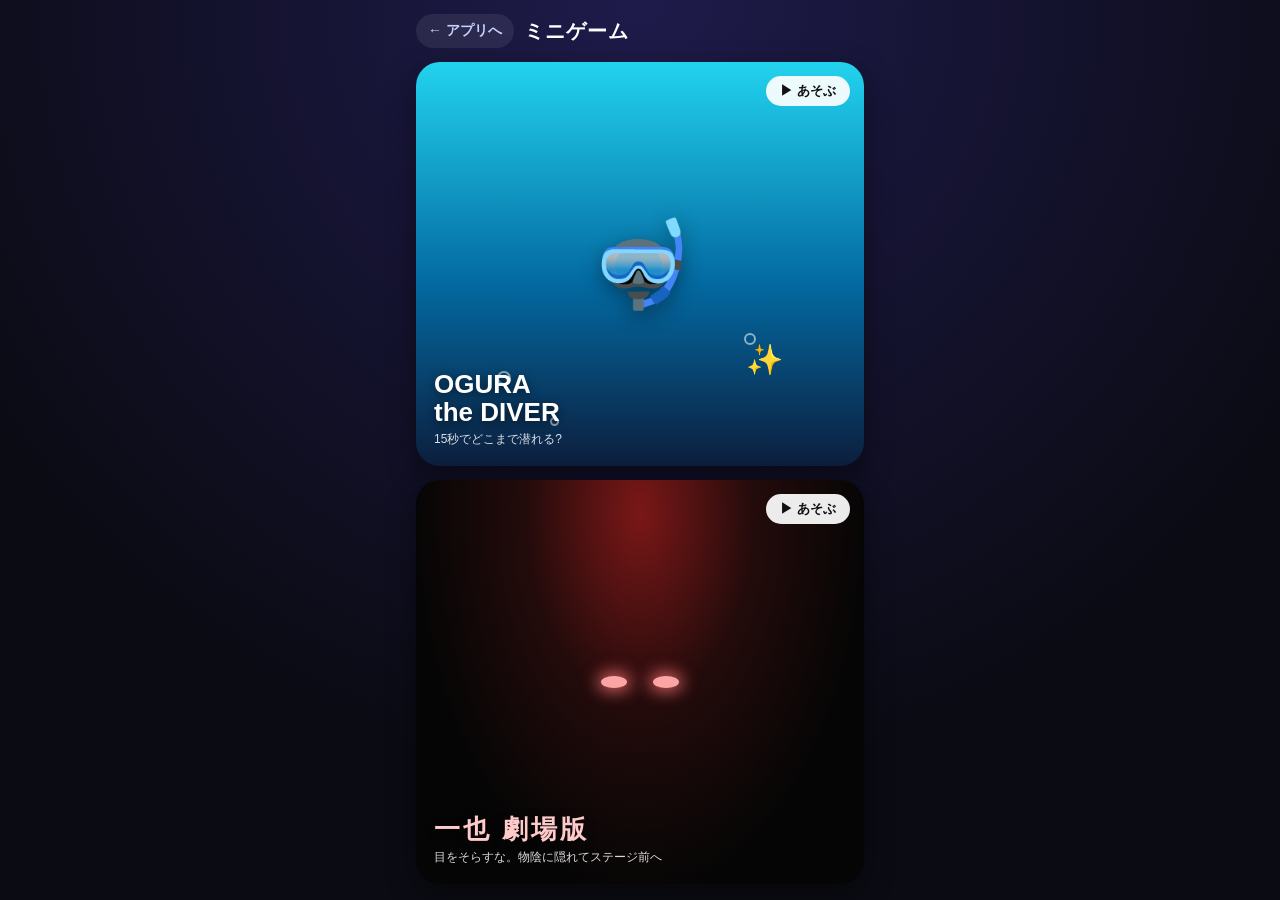
<file: games.html>
<!DOCTYPE html>
<html lang="ja">
<head>
  <meta charset="UTF-8">
  <meta name="viewport" content="width=device-width, initial-scale=1.0, maximum-scale=1.0, user-scalable=no">
  <title>ミニゲーム | Band Hub</title>
  <meta property="og:title" content="nohミニゲーム">
  <meta property="og:description" content="nohメンバーのミニゲーム集">
  <style>
    * { box-sizing: border-box; margin: 0; padding: 0; -webkit-tap-highlight-color: transparent; }
    html, body { height: 100%; }
    body {
      font-family: -apple-system, BlinkMacSystemFont, "Hiragino Sans", "Noto Sans JP", sans-serif;
      background: radial-gradient(circle at 50% 0%, #1e1b4b 0%, #0b0b14 70%);
      color: #fff; display: flex; flex-direction: column; max-width: 480px; margin: 0 auto;
      padding: 14px 16px calc(16px + env(safe-area-inset-bottom));
    }
    header { display: flex; align-items: center; gap: 10px; margin-bottom: 14px; }
    .back { color: #c7d2fe; text-decoration: none; font-size: 14px; font-weight: 700; padding: 8px 12px; border-radius: 999px; background: rgba(255,255,255,.08); }
    h1 { font-size: 20px; font-weight: 900; letter-spacing: .05em; }
    .list { flex: 1; display: grid; grid-template-rows: 1fr 1fr; gap: 14px; min-height: 0; }
    .card {
      position: relative; border-radius: 24px; overflow: hidden; text-decoration: none; color: #fff;
      display: flex; flex-direction: column; justify-content: flex-end; padding: 18px;
      box-shadow: 0 10px 30px rgba(0,0,0,.45); transition: transform .12s;
    }
    .card:active { transform: scale(.97); }
    .art { position: absolute; inset: 0; display: flex; align-items: center; justify-content: center; }
    .title { position: relative; font-size: 26px; font-weight: 900; line-height: 1.1; text-shadow: 0 2px 10px rgba(0,0,0,.6); }
    .sub { position: relative; font-size: 12px; opacity: .85; margin-top: 4px; }
    .play { position: absolute; top: 14px; right: 14px; background: rgba(255,255,255,.92); color: #111; font-weight: 900; font-size: 13px; padding: 6px 14px; border-radius: 999px; }

    /* OGURA the DIVER: 海に潜っていく */
    .diver { background: linear-gradient(180deg, #22d3ee 0%, #0369a1 55%, #0c1e3d 100%); }
    .bubble { position: absolute; border-radius: 50%; border: 2px solid rgba(255,255,255,.55); animation: rise 4s linear infinite; }
    @keyframes rise { from { transform: translateY(40px); opacity: 0; } 20% { opacity: 1; } to { transform: translateY(-160px); opacity: 0; } }
    .diver-man { font-size: 84px; animation: sink 3s ease-in-out infinite; filter: drop-shadow(0 6px 10px rgba(0,0,0,.4)); }
    @keyframes sink { 0%,100% { transform: translateY(-14px) rotate(-8deg); } 50% { transform: translateY(10px) rotate(8deg); } }
    .gold { position: absolute; bottom: 22%; right: 18%; font-size: 30px; animation: glint 1.6s ease-in-out infinite; }
    @keyframes glint { 0%,100% { opacity: .5; transform: scale(.9); } 50% { opacity: 1; transform: scale(1.1); } }

    /* 一也 劇場版: 暗いライブハウスとスポットライト */
    .kazuya { background: #050505; }
    .spot { position: absolute; top: -20%; left: 50%; width: 120%; height: 140%; transform: translateX(-50%);
      background: radial-gradient(ellipse at 50% 20%, rgba(220,38,38,.55) 0%, rgba(127,29,29,.25) 30%, transparent 60%);
      animation: flicker 2.4s infinite; }
    @keyframes flicker { 0%,100% { opacity: .9; } 45% { opacity: .55; } 48% { opacity: .95; } 52% { opacity: .4; } 60% { opacity: .85; } }
    .eyes { position: relative; display: flex; gap: 26px; animation: stare 5s ease-in-out infinite; }
    .eye { width: 26px; height: 12px; background: #fca5a5; border-radius: 50%; box-shadow: 0 0 16px 4px rgba(248,113,113,.8); }
    @keyframes stare { 0%,40%,100% { transform: scale(1); } 44%,46% { transform: scaleY(.1); } 70% { transform: scale(1.25) translateY(6px); } }
    .kazuya .title { font-family: "Hiragino Mincho ProN", "Yu Mincho", serif; letter-spacing: .12em; color: #fecaca; }
    .soon { opacity: .55; pointer-events: none; }
    .soon .play { background: rgba(255,255,255,.3); color: #fff; }
  </style>
</head>
<body>
  <header>
    <a class="back" href="index.html">← アプリへ</a>
    <h1>ミニゲーム</h1>
  </header>

  <div class="list">
    <a class="card diver" href="game.html">
      <div class="art">
        <span class="bubble" style="left:18%;bottom:20%;width:14px;height:14px;animation-delay:0s"></span>
        <span class="bubble" style="left:30%;bottom:10%;width:9px;height:9px;animation-delay:1.3s"></span>
        <span class="bubble" style="right:24%;bottom:30%;width:12px;height:12px;animation-delay:2.2s"></span>
        <span class="diver-man">🤿</span>
        <span class="gold">✨</span>
      </div>
      <span class="play">▶ あそぶ</span>
      <span class="title">OGURA<br>the DIVER</span>
      <span class="sub">15秒でどこまで潜れる?</span>
    </a>

    <a class="card kazuya" id="kazuya" href="https://saltums.github.io/kazuya-gekijoban/">
      <div class="art"><div class="spot"></div><div class="eyes"><span class="eye"></span><span class="eye"></span></div></div>
      <span class="play">▶ あそぶ</span>
      <span class="title">一也 劇場版</span>
      <span class="sub">目をそらすな。物陰に隠れてステージ前へ</span>
    </a>
  </div>

</body>
</html>
</file>
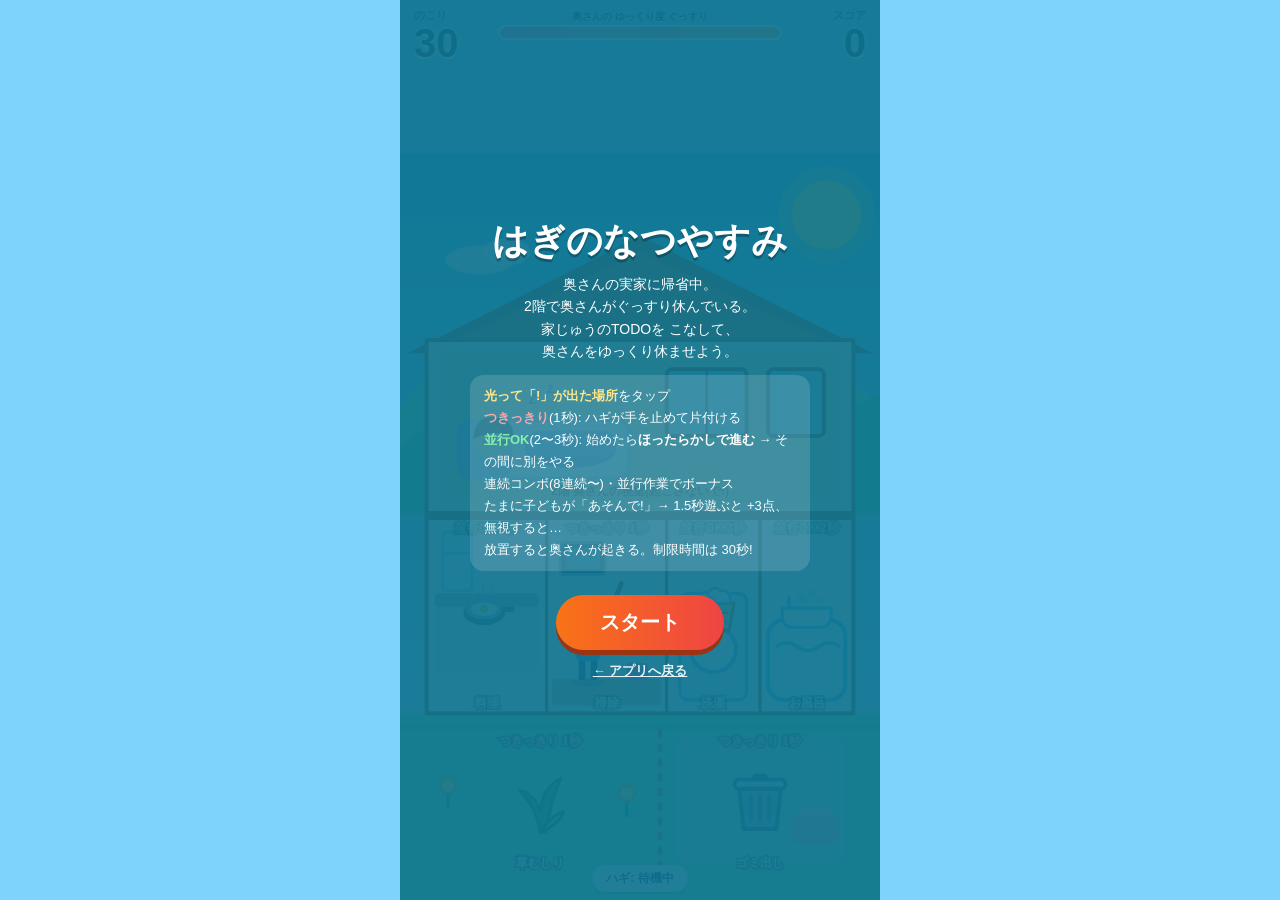
<file: hagi.html>
<!doctype html>
<html lang="ja"><head>
<meta charset="utf-8"><meta name="viewport" content="width=device-width,initial-scale=1,viewport-fit=cover">
<title>はぎのなつやすみ</title>
<style>
*{box-sizing:border-box;-webkit-tap-highlight-color:transparent;user-select:none;-webkit-user-select:none}
html,body{margin:0;height:100%;background:#7dd3fc;font-family:-apple-system,"Hiragino Sans","Noto Sans JP",sans-serif;color:#1f2937;overflow:hidden;touch-action:manipulation}
#app{position:fixed;inset:0;max-width:480px;margin:0 auto;display:flex;flex-direction:column;overflow:hidden;background:#7dd3fc}
#app.shake{animation:shk .16s}
@keyframes shk{0%,100%{transform:translate(0)}25%{transform:translate(-3px,2px)}75%{transform:translate(3px,-2px)}}
.hud{position:absolute;top:0;left:0;right:0;z-index:4;display:flex;justify-content:space-between;align-items:flex-start;padding:calc(8px + env(safe-area-inset-top)) 14px 0;pointer-events:none}
.hud small{display:block;font-size:11px;font-weight:800;opacity:.8}
.big{font-size:40px;font-weight:900;line-height:1;font-variant-numeric:tabular-nums;color:#1f2937;text-shadow:0 2px 0 #fff,0 0 8px #fff}
.big.low{color:#dc2626;animation:beat .5s infinite}
@keyframes beat{50%{transform:scale(1.15)}}
.bump{animation:bump .25s}
@keyframes bump{40%{transform:scale(1.35)}}
.mid{position:absolute;left:100px;right:100px;top:calc(10px + env(safe-area-inset-top));z-index:4;text-align:center;pointer-events:none}
.mid .lb{font-size:10px;font-weight:800;margin-bottom:3px;text-shadow:0 1px 0 #fff}
.gauge{height:11px;background:rgba(255,255,255,.7);border-radius:99px;overflow:hidden;box-shadow:0 0 0 2px #fff}
.gauge i{display:block;height:100%;width:100%;background:linear-gradient(90deg,#f472b6,#fb923c);transition:width .25s}
.combo{position:absolute;left:0;right:0;top:78px;text-align:center;font-size:24px;font-weight:900;color:#ea580c;text-shadow:0 3px 0 #fff,0 0 12px #fde047;pointer-events:none;opacity:0;z-index:5}
.combo.on{opacity:1}
.status{position:absolute;left:0;right:0;bottom:calc(8px + env(safe-area-inset-bottom));text-align:center;z-index:4;pointer-events:none}
.status b{display:inline-block;background:#fff;border-radius:99px;padding:5px 14px;font-size:12px;box-shadow:0 2px 0 rgba(0,0,0,.15)}
svg#scene{flex:1;width:100%;height:100%;display:block}
.room{cursor:pointer}
.room .glow{fill:none;stroke:#fbbf24;stroke-width:0;opacity:0}
.room.wait .glow{stroke-width:4;opacity:1;animation:glow .6s ease-in-out infinite}
.room.hurry .glow{stroke:#ef4444}
@keyframes glow{50%{stroke-width:7;opacity:.6}}
.room .bub{display:none}
.room.wait .bub{display:block;animation:pop .3s ease-out}
.room .ico{transform-box:fill-box;transform-origin:center;transition:transform .15s}
.room.wait .ico{animation:wob .5s ease-in-out infinite}
@keyframes wob{0%,100%{transform:rotate(-8deg) scale(1.2)}50%{transform:rotate(8deg) scale(1.35)}}
@keyframes pop{0%{transform:scale(.4);opacity:0}70%{transform:scale(1.15)}100%{transform:scale(1);opacity:1}}
.room .bub{transform-box:fill-box;transform-origin:50% 100%}
.room.queued .qd{display:block}
.qd{display:none}
.room.done{animation:done .4s ease-out}
.room.miss .glow{stroke:#ef4444;stroke-width:6;opacity:1}
.ring{fill:none;stroke:#22c55e;stroke-width:6;stroke-linecap:round;opacity:0;transform:rotate(-90deg);transform-box:fill-box;transform-origin:center}
.room.run .ring{opacity:1}
.lblr{font-size:9px;font-weight:900;fill:#fff;paint-order:stroke;stroke:#00000066;stroke-width:3px;text-anchor:middle}
.dim{transition:opacity .2s}
#hagi{transition:transform .28s cubic-bezier(.3,.8,.4,1)}
#hagi.work .body{animation:work .22s infinite alternate}
@keyframes work{to{transform:translateY(-4px) rotate(-3deg)}}
.kid{transition:transform .7s cubic-bezier(.3,.9,.3,1)}
.kid .kb{display:none}
.kid.wait .kb{display:block;animation:pop .3s ease-out}
.kid.wait .kem{animation:hop .45s ease-in-out infinite}
@keyframes hop{0%,100%{transform:translateY(0)}50%{transform:translateY(-9px)}}
.kid .kem{transform-box:fill-box;transform-origin:center bottom}
.zz{font-size:11px;font-weight:900;fill:#6366f1;animation:zz 2s infinite}
@keyframes zz{0%{opacity:0;transform:translate(0,6px)}50%{opacity:1}100%{opacity:0;transform:translate(8px,-10px)}}
.cloud{animation:drift 30s linear infinite}
@keyframes drift{from{transform:translateX(-60px)}to{transform:translateX(400px)}}
.panel{position:absolute;inset:0;background:rgba(14,116,144,.92);color:#fff;display:flex;flex-direction:column;align-items:center;justify-content:center;gap:12px;text-align:center;padding:24px;z-index:8;overflow-y:auto}
.panel.hide{display:none}
.panel h1{margin:0;font-size:36px;line-height:1.15;text-shadow:0 3px 0 rgba(0,0,0,.25)}
.panel h1 small{display:block;font-size:15px;font-weight:800;color:#fde68a;margin-top:6px;letter-spacing:.06em}
.panel p{margin:0;font-size:14px;line-height:1.6}
.how .t1{color:#fde68a}.how .t2{color:#fca5a5}.how .t3{color:#86efac}
.how{background:rgba(255,255,255,.14);border-radius:14px;padding:10px 14px;font-size:13px;line-height:1.7;text-align:left;max-width:340px}
.btn{border:0;border-radius:999px;padding:14px 44px;font:inherit;font-size:20px;font-weight:900;color:#fff;background:linear-gradient(90deg,#f97316,#ef4444);box-shadow:0 5px 0 #9a3412;cursor:pointer}
.btn:active{transform:translateY(3px);box-shadow:0 2px 0 #9a3412}
.res{font-size:68px;font-weight:900;line-height:1}
.rank{font-size:20px;font-weight:900;color:#fde68a}
.back2{color:#fff;font-size:13px;font-weight:700;text-decoration:underline;opacity:.9}
.fx{position:absolute;pointer-events:none;z-index:6;font-size:22px}
.pop{position:absolute;pointer-events:none;font-weight:900;font-size:30px;color:#ea580c;text-shadow:0 3px 0 #fff,0 0 10px #fde047;animation:up .8s ease-out forwards;z-index:7;white-space:nowrap}
@keyframes up{0%{transform:translateY(0) scale(.6)}20%{transform:translateY(-10px) scale(1.2)}100%{transform:translateY(-60px) scale(1);opacity:0}}
.flash{position:absolute;inset:0;background:#fff;opacity:0;pointer-events:none;z-index:5}
</style></head>
<body>
<div id="app">
<svg width="0" height="0" style="position:absolute" aria-hidden="true"><defs>
<symbol id="ic-cook" viewBox="0 0 48 48"><ellipse cx="22" cy="28" rx="17" ry="10" fill="#475569"/><ellipse cx="22" cy="25" rx="15" ry="8" fill="#94a3b8"/><ellipse cx="22" cy="25" rx="11" ry="5.5" fill="#fff"/><circle cx="22" cy="25" r="3.6" fill="#facc15"/><rect x="36" y="23" width="11" height="4" rx="2" fill="#475569"/><path d="M14 14 q-3 -4 0 -8 M22 12 q-3 -4 0 -8 M30 14 q-3 -4 0 -8" stroke="#cbd5e1" stroke-width="2" fill="none" stroke-linecap="round"/></symbol>
<symbol id="ic-wash" viewBox="0 0 48 48"><path d="M7 20 h34 l-4 22 h-26z" fill="#fbbf77" stroke="#b45309" stroke-width="2.5" stroke-linejoin="round"/><path d="M12 28 h24 M13 35 h22" stroke="#b45309" stroke-width="2"/><path d="M10 20 q4 -12 10 -8 q4 -8 10 -2 q8 -2 8 10z" fill="#fff" stroke="#60a5fa" stroke-width="2"/><rect x="18" y="14" width="8" height="8" rx="2" fill="#f9a8d4"/></symbol>
<symbol id="ic-bath" viewBox="0 0 48 48"><path d="M4 24 h40 v6 q0 10 -10 10 h-20 q-10 0 -10 -10z" fill="#fff" stroke="#38bdf8" stroke-width="2.5" stroke-linejoin="round"/><rect x="8" y="14" width="3" height="10" rx="1.5" fill="#38bdf8"/><circle cx="20" cy="17" r="4" fill="#bae6fd"/><circle cx="29" cy="12" r="3" fill="#bae6fd"/><circle cx="36" cy="18" r="2.5" fill="#bae6fd"/></symbol>
<symbol id="ic-clean" viewBox="0 0 48 48"><path d="M36 4 L26 28" stroke="#92400e" stroke-width="4" stroke-linecap="round"/><path d="M18 26 l16 -5 l5 14 l-16 5z" fill="#facc15" stroke="#b45309" stroke-width="2.5" stroke-linejoin="round"/><path d="M24 31 l-2 8 M30 29 l-2 8 M35 28 l-2 8" stroke="#b45309" stroke-width="2"/></symbol>
<symbol id="ic-trash" viewBox="0 0 48 48"><path d="M10 14 h28 l-3 28 h-22z" fill="#94a3b8" stroke="#475569" stroke-width="2.5" stroke-linejoin="round"/><rect x="7" y="9" width="34" height="6" rx="3" fill="#cbd5e1" stroke="#475569" stroke-width="2.5"/><rect x="19" y="5" width="10" height="5" rx="2" fill="#475569"/><path d="M18 20 v16 M24 20 v16 M30 20 v16" stroke="#64748b" stroke-width="2.5" stroke-linecap="round"/></symbol>
<symbol id="ic-weed" viewBox="0 0 48 48"><path d="M24 44 q-2 -16 -14 -28 q10 2 14 14 q2 -16 14 -22 q-6 12 -10 36z" fill="#22c55e" stroke="#15803d" stroke-width="2" stroke-linejoin="round"/><path d="M24 44 q6 -10 16 -14 q-4 10 -16 14z" fill="#4ade80" stroke="#15803d" stroke-width="2" stroke-linejoin="round"/></symbol>
</defs></svg>
  <div class="hud"><div><small>のこり</small><span class="big" id="tm">30</span></div><div style="text-align:right"><small>スコア</small><span class="big" id="sc">0</span></div></div>
  <div class="mid"><div class="lb">奥さんの ゆっくり度 <span id="wmsg"></span></div><div class="gauge"><i id="wg"></i></div></div>
  <div class="combo" id="cb"></div>
  <svg id="scene" viewBox="0 0 360 560" preserveAspectRatio="xMidYMax meet"></svg>
  <div class="status"><b id="mst">ハギ: 待機中</b></div>
  <div class="flash" id="fl"></div>

  <div class="panel" id="start">
    <h1>はぎのなつやすみ</h1>
    <p>奥さんの実家に帰省中。<br>2階で奥さんがぐっすり休んでいる。<br>家じゅうのTODOを こなして、<br>奥さんをゆっくり休ませよう。</p>
    <div class="how">
      <b class="t1">光って「!」が出た場所</b>をタップ<br>
      <b class="t2">つきっきり</b>(1秒): ハギが手を止めて片付ける<br>
      <b class="t3">並行OK</b>(2〜3秒): 始めたら<b>ほったらかしで進む</b> → その間に別をやる<br>
      連続コンボ(8連続〜)・並行作業でボーナス<br>
      たまに子どもが「あそんで!」→ 1.5秒遊ぶと +3点、無視すると…<br>
      放置すると奥さんが起きる。制限時間は 30秒!
    </div>
    <div id="best" style="font-size:13px;opacity:.9"></div>
    <button class="btn" id="go">スタート</button>
    <a class="back2" href="index.html">← アプリへ戻る</a>
  </div>
  <div class="panel hide" id="end">
    <p id="endmsg" style="font-size:18px;font-weight:900">おつかれさま!</p>
    <div class="res"><span id="fin">0</span><span style="font-size:22px"> 点</span></div>
    <div class="rank" id="rank"></div>
    <p id="endsub" style="white-space:pre-line"></p>
    <button class="btn" id="again">もう一回</button>
    <a class="back2" href="index.html">← アプリへ戻る</a>
  </div>
</div>
<script>
const CALM_LOSS=15, TMAX=30, HARD=45, LIMIT=30, NS='http://www.w3.org/2000/svg';
// 家の断面図(360x560)。1階: 台所/居間/洗面所/風呂、庭: 草むしり/ゴミ出し
const R=[
 {k:'cook',nm:'料理',ic:'ic-cook',dur:3,x:20, y:270,w:90,h:150,fy:395},
 {k:'clean',nm:'掃除',ic:'ic-clean',dur:1,x:110,y:270,w:90,h:150,fy:395},
 {k:'wash',nm:'洗濯',ic:'ic-wash',dur:3,x:200,y:270,w:70,h:150,fy:395},
 {k:'bath',nm:'お風呂',ic:'ic-bath',dur:2,x:270,y:270,w:70,h:150,fy:395},
 {k:'weed',nm:'草むしり',ic:'ic-weed',dur:1,x:20, y:430,w:170,h:110,fy:520},
 {k:'trash',nm:'ゴミ出し',ic:'ic-trash',dur:1,x:200,y:430,w:140,h:110,fy:520}
];
const $=id=>document.getElementById(id);
const el=(n,a,p,t)=>{const e=document.createElementNS(NS,n);for(const k in a)e.setAttribute(k,a[k]);if(t!=null)e.textContent=t;(p||svg).appendChild(e);return e};
const svg=$('scene');
function buildScene(){
  const defs=el('defs',{});
  const g1=el('linearGradient',{id:'sky',x1:0,y1:0,x2:0,y2:1},defs);el('stop',{offset:0,'stop-color':'#38bdf8'},g1);el('stop',{offset:1,'stop-color':'#e0f2fe'},g1);
  el('rect',{x:0,y:0,width:360,height:560,fill:'url(#sky)'});
  el('circle',{cx:320,cy:46,r:26,fill:'#fde047'});el('circle',{cx:320,cy:46,r:36,fill:'#fde04755'});
  // 山と雲
  el('path',{d:'M0 190 L60 120 L110 170 L170 100 L240 180 L300 130 L360 190 L360 270 L0 270Z',fill:'#86efac'});
  el('path',{d:'M0 220 L80 160 L140 210 L220 150 L300 215 L360 180 L360 270 L0 270Z',fill:'#4ade80'});
  const c1=el('g',{class:'cloud'});el('ellipse',{cx:60,cy:80,rx:26,ry:11,fill:'#fff',opacity:.9},c1);el('ellipse',{cx:80,cy:74,rx:18,ry:10,fill:'#fff',opacity:.9},c1);
  // 地面
  el('rect',{x:0,y:420,width:360,height:140,fill:'#86efac'});
  el('rect',{x:0,y:428,width:360,height:4,fill:'#4ade80'});
  // 家: 屋根
  el('path',{d:'M6 150 L180 62 L354 150 Z',fill:'#b45309'});el('path',{d:'M6 150 L180 62 L354 150 L340 150 L180 74 L20 150Z',fill:'#92400e'});
  el('rect',{x:20,y:140,width:320,height:130,fill:'#fef3c7',stroke:'#92400e','stroke-width':3});
  el('rect',{x:20,y:270,width:320,height:150,fill:'#fff7ed',stroke:'#92400e','stroke-width':3});
  // 2階: 寝室
  el('rect',{x:30,y:150,width:300,height:112,fill:'#fde68a',opacity:.55,rx:6});
  el('rect',{x:44,y:200,width:128,height:44,rx:10,fill:'#fff',stroke:'#c7d2fe','stroke-width':3});
  el('rect',{x:44,y:200,width:40,height:44,rx:10,fill:'#c7d2fe'});
  const wf=el('g',{id:'wife'});
  el('ellipse',{cx:128,cy:222,rx:34,ry:14,fill:'#818cf8'},wf);
  el('rect',{x:94,y:208,width:68,height:20,rx:10,fill:'#a5b4fc'},wf);
  el('circle',{cx:70,cy:214,r:15,fill:'#fcd9b6'},wf);
  el('path',{d:'M55 214 Q56 196 72 198 Q86 200 85 214 Q74 206 55 214Z',fill:'#3f2a1d'},wf);
  el('path',{d:'M63 216 q3 2 6 0 M74 216 q3 2 6 0',stroke:'#7c5a3a','stroke-width':1.6,fill:'none','stroke-linecap':'round'},wf);
  const wk=el('g',{id:'wake',style:'display:none'});
  el('rect',{x:92,y:170,width:34,height:48,rx:12,fill:'#a5b4fc'},wk);
  el('circle',{cx:109,cy:160,r:15,fill:'#fcd9b6'},wk);
  el('path',{d:'M94 160 Q95 142 110 144 Q125 146 124 160 Q112 152 94 160Z',fill:'#3f2a1d'},wk);
  el('circle',{cx:104,cy:162,r:1.8,fill:'#3f2a1d'},wk);el('circle',{cx:114,cy:162,r:1.8,fill:'#3f2a1d'},wk);
  el('text',{x:140,y:156,'font-size':28,'font-weight':900,fill:'#ef4444'},wk,'!');
  el('text',{x:96,y:188,class:'zz'},null,'Z');el('text',{x:110,y:180,class:'zz',style:'animation-delay:.7s'},null,'z');
  el('rect',{x:200,y:162,width:60,height:50,rx:4,fill:'#bae6fd',stroke:'#92400e','stroke-width':3});el('line',{x1:230,y1:162,x2:230,y2:212,stroke:'#92400e','stroke-width':2});
  el('rect',{x:276,y:162,width:42,height:50,rx:4,fill:'#bae6fd',stroke:'#92400e','stroke-width':3});
  el('text',{x:180,y:256,'font-size':9,'font-weight':900,fill:'#92400e','text-anchor':'middle'},null,'2階 奥さんの寝室(起こさないで!)');
  // 1階の仕切り
  [110,200,270].forEach(x=>el('line',{x1:x,y1:270,x2:x,y2:420,stroke:'#92400e','stroke-width':2.5}));
  el('rect',{x:20,y:270,width:320,height:5,fill:'#92400e'});
  // 庭の仕切り
  el('line',{x1:195,y1:432,x2:195,y2:540,stroke:'#a16207','stroke-width':3,'stroke-dasharray':'6 5'});
  R.forEach((r,i)=>buildRoom(r,i));
  // 子ども(たまに画面外から来て「あそんで!」)
  const kd=el('g',{id:'kid',class:'kid',style:'transform:translate(-120px,500px)'});
  el('rect',{x:-34,y:-80,width:68,height:96,fill:'#fff',opacity:.001},kd);
  el('ellipse',{cx:0,cy:12,rx:14,ry:4,fill:'#0003'},kd);
  const kk=el('g',{class:'kem'},kd);
  el('rect',{x:-10,y:-26,width:20,height:24,rx:6,fill:'#f97316'},kk);
  el('rect',{x:-8,y:-4,width:6,height:12,rx:2,fill:'#475569'},kk);el('rect',{x:2,y:-4,width:6,height:12,rx:2,fill:'#475569'},kk);
  el('rect',{x:-16,y:-24,width:6,height:14,rx:3,fill:'#f97316'},kk);el('rect',{x:10,y:-24,width:6,height:14,rx:3,fill:'#f97316'},kk);
  el('circle',{cx:0,cy:-36,r:12,fill:'#fcd9b6'},kk);el('path',{d:'M-12 -38 Q-10 -52 0 -50 Q12 -52 12 -38 Q4 -44 -12 -38Z',fill:'#3f2a1d'},kk);
  el('text',{id:'khrt',x:0,y:-58,'font-size':16,'text-anchor':'middle',fill:'#ec4899',style:'display:none'},kd,'♥');
  const kb=el('g',{class:'kb'},kd);
  el('rect',{x:-40,y:-98,width:80,height:30,rx:10,fill:'#fff',stroke:'#ec4899','stroke-width':3},kb);
  el('path',{d:'M-6 -69 L0 -60 L6 -69Z',fill:'#fff',stroke:'#ec4899','stroke-width':3,'stroke-linejoin':'round'},kb);
  el('rect',{x:-9,y:-71,width:18,height:5,fill:'#fff'},kb);
  el('text',{x:0,y:-77,'font-size':14,'font-weight':900,fill:'#ec4899','text-anchor':'middle'},kb,'あそんで!');
  el('rect',{x:-30,y:-62-6,width:60,height:5,rx:3,fill:'#0002'},kb);
  el('rect',{x:-30,y:-68,width:60,height:5,rx:3,fill:'#ec4899',id:'kt'},kb);
  kd.addEventListener('pointerdown',e=>{e.preventDefault();tapKid()});
  // ハギ
  const h=el('g',{id:'hagi'});const b=el('g',{class:'body'},h);
  el('ellipse',{cx:0,cy:2,rx:12,ry:3.5,fill:'#0003'},h);
  el('rect',{x:-7,y:-16,width:5,height:16,rx:2,fill:'#1e3a8a'},b);el('rect',{x:2,y:-16,width:5,height:16,rx:2,fill:'#1e3a8a'},b);   // 脚
  el('rect',{x:-10,y:-38,width:20,height:24,rx:6,fill:'#3b82f6'},b);                                                                     // 体
  el('rect',{x:-15,y:-36,width:6,height:16,rx:3,fill:'#3b82f6'},b);el('rect',{x:9,y:-36,width:6,height:16,rx:3,fill:'#3b82f6'},b);        // 腕
  el('circle',{cx:0,cy:-48,r:11,fill:'#fcd9b6'},b);el('path',{d:'M-11 -50 Q0 -64 11 -50 Q4 -54 -11 -50Z',fill:'#1f2937'},b);
  el('circle',{cx:-4,cy:-47,r:1.4,fill:'#1f2937'},b);el('circle',{cx:4,cy:-47,r:1.4,fill:'#1f2937'},b);
  placeHagi(R[1],true);
}
function buildRoom(r,i){
  const g=el('g',{class:'room',id:'rm'+i});
  const cx=r.x+r.w/2, ey=r.y+r.h*0.46;
  // 見た目(部屋ごとの家具)
  el('rect',{x:r.x+2,y:r.y+2,width:r.w-4,height:r.h-4,fill:'#fff',opacity:.001},g); // タップ領域
  if(r.k==='cook'){el('rect',{x:r.x+6,y:r.y+60,width:r.w-12,height:60,rx:4,fill:'#e5e7eb'},g);el('rect',{x:r.x+6,y:r.y+60,width:r.w-12,height:10,rx:3,fill:'#9ca3af'},g);el('rect',{x:r.x+12,y:r.y+14,width:22,height:44,rx:3,fill:'#e0f2fe',stroke:'#7dd3fc','stroke-width':2},g);el('line',{x1:r.x+12,y1:r.y+30,x2:r.x+34,y2:r.y+30,stroke:'#7dd3fc','stroke-width':2},g);}
  if(r.k==='clean'){el('rect',{x:r.x+4,y:r.y+r.h-26,width:r.w-8,height:20,rx:3,fill:'#d6b88a'},g);el('rect',{x:r.x+10,y:r.y+22,width:34,height:24,rx:3,fill:'#334155',stroke:'#94a3b8','stroke-width':2},g);el('rect',{x:r.x+14,y:r.y+26,width:26,height:16,fill:'#38bdf8',opacity:.6},g);el('rect',{x:r.x+60,y:r.y+r.h-38,width:16,height:14,rx:3,fill:'#f472b6'},g)}
  if(r.k==='wash'){el('rect',{x:r.x+10,y:r.y+60,width:r.w-20,height:r.h-70,rx:6,fill:'#dbeafe',stroke:'#60a5fa','stroke-width':2.5},g);el('circle',{cx:cx,cy:r.y+102,r:17,fill:'#fff',stroke:'#60a5fa','stroke-width':3},g);}
  if(r.k==='bath'){el('rect',{x:r.x+6,y:r.y+80,width:r.w-12,height:r.h-90,rx:12,fill:'#e0f2fe',stroke:'#38bdf8','stroke-width':3},g);el('path',{d:'M'+(r.x+12)+' '+(r.y+100)+' q8 -6 16 0 t16 0 t16 0',stroke:'#38bdf8',fill:'none','stroke-width':2.5},g);}
  if(r.k==='weed'){[[r.x+16,r.y+44],[r.x+150,r.y+50]].forEach(([fx,fy])=>{el('line',{x1:fx,y1:fy,x2:fx,y2:fy+18,stroke:'#16a34a','stroke-width':2.5},g);el('circle',{cx:fx,cy:fy,r:6,fill:'#fde047',stroke:'#f59e0b','stroke-width':2},g)})}
  if(r.k==='trash'){el('rect',{x:r.x+6,y:r.y+8,width:r.w-12,height:r.h-16,rx:8,fill:'#d6d3d1',opacity:.5},g);el('rect',{x:r.x+94,y:r.y+r.h-44,width:34,height:22,rx:4,fill:'#fda4af',opacity:.9},g);el('rect',{x:r.x+98,y:r.y+r.h-50,width:26,height:8,rx:3,fill:'#fecdd3'},g)}
  // 光る枠
  el('rect',{class:'glow',x:r.x+3,y:r.y+3,width:r.w-6,height:r.h-6,rx:10},g);
  // メインアイコン
  const isz=r.y>400?54:44;const ic=el('g',{class:'ico'},g);el('use',{href:'#'+r.ic,x:cx-isz/2,y:ey-isz/2+(r.y>400?6:2),width:isz,height:isz},ic);
  el('text',{class:'lblr',x:cx,y:r.y+r.h-5},g,r.nm);
  el('text',{class:'lblr',x:cx,y:r.y+14,style:'fill:'+(r.dur>1?'#bbf7d0':'#fecaca')},g,r.dur>1?'並行OK '+r.dur+'秒':'つきっきり 1秒');
  // 進行リング
  const circ=2*Math.PI*24;
  const rg=el('circle',{class:'ring',cx:cx,cy:ey,r:24,'stroke-dasharray':circ,'stroke-dashoffset':circ,id:'rg'+i},g);
  el('text',{class:'lblr',id:'tk'+i,x:cx,y:ey+4,style:'font-size:16px;fill:#fff'},g,'');
  // 吹き出し(TODOの内容)
  const bx=cx-24,by=r.y-(r.y>400?0:-4);
  const b=el('g',{class:'bub'},g);
  const by2=r.y+(r.y>400?6:8);
  el('rect',{x:bx,y:by2,width:48,height:36,rx:10,fill:'#fff',stroke:'#ef4444','stroke-width':3},b);
  el('path',{d:'M'+(cx-6)+' '+(by2+35)+' L'+cx+' '+(by2+44)+' L'+(cx+6)+' '+(by2+35)+'Z',fill:'#fff',stroke:'#ef4444','stroke-width':3,'stroke-linejoin':'round'},b);
  el('rect',{x:cx-8,y:by2+33,width:16,height:5,fill:'#fff'},b);
  el('use',{href:'#'+r.ic,x:cx-22,y:by2+5,width:26,height:26},b);
  el('text',{x:cx+14,y:by2+28,'font-size':22,'font-weight':900,fill:'#ef4444','text-anchor':'middle'},b,'!');
  el('rect',{x:bx+4,y:by2+40+8,width:40,height:5,rx:3,fill:'#0002',class:'ttlbg'},b);
  el('rect',{x:bx+4,y:by2+40+8,width:40,height:5,rx:3,fill:'#f59e0b',id:'tt'+i},b);
  // 次はこれ
  el('text',{class:'qd lblr',x:cx,y:r.y+r.h-18,style:'fill:#93c5fd;font-size:10px'},g,'▶次');
  g.addEventListener('pointerdown',e=>{e.preventDefault();tap(i)});
}
function placeHagi(r,instant){const h=$('hagi');if(instant)h.style.transition='none';h.setAttribute('style',(instant?'transition:none;':'')+'transform:translate('+(r.x+r.w/2+(r.y>400?-6:-14))+'px,'+r.fy+'px)');if(instant)setTimeout(()=>h.style.transition='',30)}
let G=null,state='idle',last=0,AC=null,muted=false;
const best=()=>{try{return +localStorage.getItem('hagi_best2')||0}catch(e){return 0}};
function audioOn(){try{if(!AC)AC=new(window.AudioContext||window.webkitAudioContext)();if(AC.state==='suspended')AC.resume()}catch(e){}}
function tone(f,d,type,v){if(!AC||muted)return;try{const t=AC.currentTime,o=AC.createOscillator(),g=AC.createGain();o.type=type||'triangle';o.frequency.value=f;g.gain.setValueAtTime(v||.12,t);g.gain.exponentialRampToValueAtTime(.001,t+d);o.connect(g);g.connect(AC.destination);o.start(t);o.stop(t+d+.02)}catch(e){}}
const SC=[523.25,587.33,659.25,783.99,880,1046.5,1174.66,1318.5];
const sTap=()=>tone(620,.06,'square',.06);
const sDone=c=>{const f=SC[Math.min(c,SC.length-1)];tone(f,.14,'triangle',.16);setTimeout(()=>tone(f*1.5,.2,'triangle',.12),70);if(c>=5)setTimeout(()=>tone(f*2,.25,'square',.05),120)};
const sMiss=()=>{tone(150,.3,'sawtooth',.14);tone(110,.35,'square',.08)};
const sNew=()=>tone(990,.05,'square',.035);
const buzz=ms=>{try{navigator.vibrate&&navigator.vibrate(ms)}catch(e){}};
function reset(){
  G={t:LIMIT,time:0,score:0,done:0,combo:0,maxCombo:0,calm:100,spawn:.4,busy:0,busyMax:1,work:-1,queued:-1,st:R.map(()=>({s:'idle',ttl:0,ttlMax:0,prog:0})),miss:0,kid:null,nextKid:7+Math.random()*4,kids:0};
  hideKid(true);paint();
}
const room=i=>$('rm'+i);
function pos(i){const r=(i==='kid'?$('kid'):room(i)).getBoundingClientRect(),a=$('app').getBoundingClientRect();return{x:r.left-a.left+r.width/2,y:r.top-a.top+r.height*.45}}
function popText(i,txt,col){const p=pos(i),d=document.createElement('div');d.className='pop';d.textContent=txt;if(col)d.style.color=col;d.style.left=(p.x-28)+'px';d.style.top=(p.y-30)+'px';$('app').appendChild(d);setTimeout(()=>d.remove(),850)}
function burst(i,kinds,n){const p=pos(i),col={gold:'#fbbf24',white:'#fff',orange:'#fb923c',pink:'#f472b6'};for(let k=0;k<n;k++){const e=document.createElement('div');e.className='fx';const sz=10+Math.random()*10;
  e.style.cssText+='left:'+p.x+'px;top:'+p.y+'px;width:'+sz+'px;height:'+sz+'px;background:'+col[kinds[Math.floor(Math.random()*kinds.length)]]+';clip-path:polygon(50% 0,61% 35%,98% 35%,68% 57%,79% 91%,50% 70%,21% 91%,32% 57%,2% 35%,39% 35%)';$('app').appendChild(e);
  const a=Math.random()*6.28,dist=50+Math.random()*80,dx=Math.cos(a)*dist,dy=Math.sin(a)*dist-30;
  e.animate([{transform:'translate(-50%,-50%) scale(.5)',opacity:1},{transform:'translate(calc(-50% + '+dx+'px),calc(-50% + '+dy+'px)) scale(1.3) rotate('+(Math.random()*360)+'deg)',opacity:0}],{duration:650+Math.random()*250,easing:'cubic-bezier(.2,.8,.3,1)'}).onfinish=()=>e.remove()}}
function flash(a){$('fl').animate([{opacity:a},{opacity:0}],{duration:260})}
function shake(){const a=$('app');a.classList.remove('shake');void a.offsetWidth;a.classList.add('shake')}
function bump(id){const e=$(id);e.classList.remove('bump');void e.offsetWidth;e.classList.add('bump')}
function paint(){
  R.forEach((r,i)=>{const x=G.st[i],e=room(i);e.classList.remove('wait','run','hurry','queued');
    if(x.s==='wait'){e.classList.add('wait');if(x.ttl/x.ttlMax<.4)e.classList.add('hurry');if(G.queued===i)e.classList.add('queued')}
    else if(x.s==='run'||x.s==='doing')e.classList.add('run');
    if(x.s!=='run'&&x.s!=='doing')$('tk'+i).textContent=''});
  $('sc').textContent=G.score;$('wg').style.width=G.calm+'%';
  $('wake').style.display=G.calm<=0?'block':'none';$('wife').style.display=G.calm<=0?'none':'block';
  $('wmsg').textContent=G.calm>66?'ぐっすり':G.calm>33?'ちょっと気になる':G.calm>0?'そわそわ…':'起きた!';
  const cb=$('cb');if(G.combo>=2){cb.textContent='COMBO x'+G.combo+(G.combo>=16?'  +3点':G.combo>=8?'  +2点':'');cb.classList.add('on')}else cb.classList.remove('on');
}
function startTask(i){
  const x=G.st[i],r=R[i];G.work=i;placeHagi(r);$('hagi').classList.add('work');
  if(r.dur>1){G.busy=G.busyMax=.5;x.s='run';x.prog=0;x.run=r.dur}
  else{G.busy=G.busyMax=1;x.s='doing'}
}
function tap(i){
  if(state!=='play')return;
  const x=G.st[i];if(x.s!=='wait')return;
  sTap();buzz(8);
  if(G.busy>0){G.queued=i;paint();return}
  startTask(i);paint();
}
function finish(i){
  const x=G.st[i];x.s='idle';
  const c=G.combo;G.combo++;G.maxCombo=Math.max(G.maxCombo,G.combo);
  const pts=G.combo>=16?3:G.combo>=8?2:1;G.score+=pts;G.done++;
  // 並行ボーナス: 別の「じっくり」が進行中のあいだに終わらせると +1
  const par=G.st.some((y,k)=>k!==i&&y.s==='run');
  if(par){G.score+=1;G.para=(G.para||0)+1;setTimeout(()=>popText(i,'並行! +1','#2563eb'),120)}
  sDone(c);buzz(18);bump('sc');
  popText(i,'+'+pts,pts>1?'#dc2626':null);
  burst(i,pts>1?['gold','orange','gold']:['gold','white'],pts>1?14:8);
  if(G.combo===8||G.combo===16){flash(.55);shake()}
  const e=room(i);e.classList.remove('done');void e.offsetWidth;e.classList.add('done');
  const circ=2*Math.PI*24;$('rg'+i).setAttribute('stroke-dashoffset',circ);
}
function spawn(){
  const idle=G.st.map((x,i)=>x.s==='idle'?i:-1).filter(i=>i>=0);
  if(!idle.length)return;
  const i=idle[Math.floor(Math.random()*idle.length)],x=G.st[i];
  x.s='wait';x.ttlMax=x.ttl=Math.max(2.8,5.0-G.time*.08);sNew();paint();
}
const KID=99;
function hideKid(instant){const k=$('kid');k.classList.remove('wait');const side=Math.random()<.5?-120:480;k.style.transition=instant?'none':'';k.style.transform='translate('+side+'px,500px)';if(instant)setTimeout(()=>k.style.transition='',30)}
function spawnKid(){
  const x=70+Math.random()*220;G.kid={s:'wait',ttl:5.2,ttlMax:5.2,x};
  const k=$('kid');k.classList.add('wait');
  const fromLeft=x<180;k.style.transition='none';k.style.transform='translate('+(fromLeft?-120:480)+'px,500px)';void k.getBoundingClientRect();k.style.transition='';k.style.transform='translate('+x+'px,500px)';
  tone(880,.08,'triangle',.07);setTimeout(()=>tone(1175,.1,'triangle',.07),90);
}
function tapKid(){
  if(state!=='play'||!G.kid||G.kid.s!=='wait')return;
  sTap();buzz(8);
  if(G.busy>0){G.queued=KID;return}
  startKid();
}
function startKid(){
  G.kid.s='doing';G.work=-2;G.busy=G.busyMax=1.5;
  const h=$('hagi');h.setAttribute('style','transform:translate('+(G.kid.x-18)+'px,520px)');h.classList.add('work');
  $('khrt').style.display='block';
}
function finishKid(){
  const c=G.combo;G.combo++;G.maxCombo=Math.max(G.maxCombo,G.combo);
  const pts=3;G.score+=pts;G.done++;G.kids++;
  sDone(c);buzz([20,20,40]);bump('sc');
  popText('kid','+3 ♥','#db2777');burst('kid',['pink','gold','pink'],14);
  const k=$('kid');k.classList.remove('wait');k.style.transform='translate('+(G.kid.x<180?-120:480)+'px,500px)';
  G.kid=null;G.nextKid=8+Math.random()*5;setTimeout(()=>$('khrt').style.display='none',700);
}
function update(dt){
  G.time+=dt;G.t-=dt;G.t=Math.min(G.t,HARD-G.time);G.spawn-=dt;
  if(!G.kid){G.nextKid-=dt;if(G.nextKid<=0&&G.time>5)spawnKid()}
  else if(G.kid.s==='wait'){G.kid.ttl-=dt;$('kt').setAttribute('width',Math.max(0,G.kid.ttl/G.kid.ttlMax*60));
    if(G.kid.ttl<=0){G.calm=Math.max(0,G.calm-CALM_LOSS);G.miss++;G.combo=0;sMiss();buzz([40,30,60]);shake();popText('kid','-'+CALM_LOSS+' 泣いちゃった','#b91c1c');const k=$('kid');k.classList.remove('wait');k.style.transform='translate('+(G.kid.x<180?-120:480)+'px,500px)';if(G.queued===KID)G.queued=-1;G.kid=null;G.nextKid=8+Math.random()*5;paint()}}
  if(G.spawn<=0){spawn();G.spawn=Math.max(.34,.8-G.time*.018)*(.85+Math.random()*.35)}
  if(G.busy>0){G.busy-=dt;
    if(G.busy<=0){G.busy=0;const i=G.work;
      if(i>=0&&G.st[i].s==='doing')finish(i);
      if(i===-2&&G.kid)finishKid();
      G.work=-1;$('hagi').classList.remove('work');
      if(G.queued>=0){const q=G.queued;G.queued=-1;if(q===KID){if(G.kid&&G.kid.s==='wait')startKid()}else if(G.st[q].s==='wait')startTask(q)}
      paint()}
  }
  const circ=2*Math.PI*24;
  G.st.forEach((x,i)=>{
    if(x.s==='doing'){$('rg'+i).setAttribute('stroke-dashoffset',circ*(G.busy/G.busyMax))}
    else if(x.s==='run'){x.prog+=dt;const rr=Math.min(1,x.prog/x.run);$('rg'+i).setAttribute('stroke-dashoffset',circ*(1-rr));
      $('tk'+i).textContent=Math.max(1,Math.ceil(x.run-x.prog));
      if(x.prog>=x.run){finish(i);paint()}}
    else if(x.s==='wait'){x.ttl-=dt;$('tt'+i).setAttribute('width',Math.max(0,x.ttl/x.ttlMax*40));
      if(x.ttl/x.ttlMax<.4&&!room(i).classList.contains('hurry'))room(i).classList.add('hurry');
      if(x.ttl<=0){x.s='idle';if(G.queued===i)G.queued=-1;G.calm=Math.max(0,G.calm-CALM_LOSS);G.miss++;G.combo=0;sMiss();buzz([40,30,60]);shake();
        const e=room(i);e.classList.add('miss');setTimeout(()=>e.classList.remove('miss'),450);popText(i,'-'+CALM_LOSS+' 起きかけ','#b91c1c');paint()}}
  });
  const m=$('mst');
  m.textContent=G.busy>0&&G.work===-2?'ハギ: 子どもと遊んでる!':G.busy>0&&G.work>=0?'ハギ: '+R[G.work].nm+'をやってる!':(G.st.some(x=>x.s==='run')?'ハギ: 手が空いた! 次をタップ':'ハギ: 待機中');
  $('tm').textContent=Math.max(0,Math.ceil(G.t));$('tm').classList.toggle('low',G.t<=5);
  if(G.calm<=0||G.t<=0)end(G.calm<=0)
}
function rankOf(n){return n>=45?'伝説の夫':n>=32?'理想の夫':n>=22?'頼れる夫':n>=12?'がんばる夫':'修行中の夫'}
function end(woke){
  state='over';paint();
  const b=best(),nb=G.score>b;if(nb){try{localStorage.setItem('hagi_best2',String(G.score))}catch(e){}}
  $('fin').textContent=G.score;$('rank').textContent=rankOf(G.score);
  $('endmsg').textContent=woke?'奥さんが起きちゃった…':nb?'自己ベスト更新!':'おつかれさま!';
  $('endsub').textContent=(woke?'':'奥さんは ゆっくり休めました。\n')+'こなしたTODO '+G.done+'個 ／ 最大コンボ '+G.maxCombo+' ／ 並行 '+(G.para||0)+'回 ／ 子どもと遊んだ '+G.kids+'回 ／ 自己ベスト '+Math.max(b,G.score)+'点';
  setTimeout(()=>$('end').classList.remove('hide'),woke?700:500);
}
function begin(){audioOn();reset();state='play';$('start').classList.add('hide');$('end').classList.add('hide');tone(330,.08,'square',.07);setTimeout(()=>tone(660,.1,'square',.07),90)}
function loop(ts){const dt=Math.min(.05,(ts-last)/1000||0);last=ts;if(state==='play')update(dt);requestAnimationFrame(loop)}
buildScene();reset();
$('best').textContent=best()?'自己ベスト '+best()+'点':'';
$('go').addEventListener('click',begin);$('again').addEventListener('click',begin);
document.addEventListener('visibilitychange',()=>{if(AC){try{document.hidden?AC.suspend():AC.resume()}catch(e){}}});
requestAnimationFrame(loop);
</script></body></html>
</file>
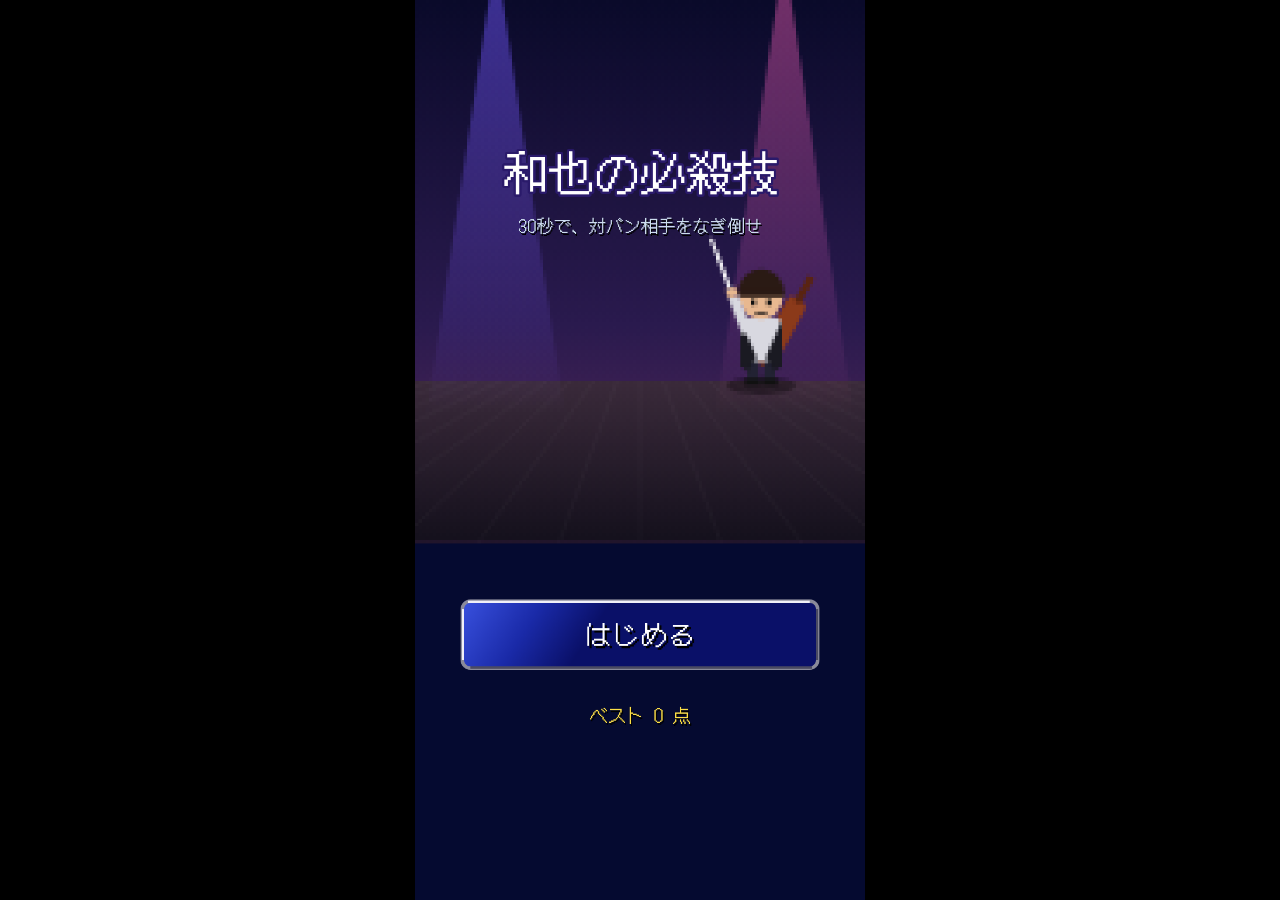
<file: kazuya.html>
<!doctype html>
<html lang="ja"><head><meta charset="utf-8">
<meta name="viewport" content="width=device-width,initial-scale=1,maximum-scale=1,user-scalable=no,viewport-fit=cover">
<title>和也の必殺技</title>
<link rel="stylesheet" href="https://fonts.googleapis.com/css2?family=DotGothic16&display=swap">
<style>
html,body{margin:0;height:100%;background:#000;overflow:hidden;color:#fff;color-scheme:dark;font-family:-apple-system,"Hiragino Sans","Noto Sans JP",sans-serif;-webkit-user-select:none;user-select:none;-webkit-tap-highlight-color:transparent}
#wrap{position:fixed;inset:0;display:flex;justify-content:center;align-items:center}
canvas{height:100%;max-width:100%;aspect-ratio:390/780;touch-action:none;display:block}
</style></head><body>
<div id="wrap"><canvas id="c" width="780" height="1560"></canvas></div>
<script>
const W=390,H=780,cv=document.getElementById('c'),M=cv.getContext('2d');let ctx=M;M.scale(2,2);
const PIX=3,LC=document.createElement('canvas');LC.width=Math.ceil(W/PIX);LC.height=Math.ceil(470/PIX);const LX=LC.getContext('2d');
function pix(fn){ctx=LX;LX.setTransform(1/PIX,0,0,1/PIX,0,0);LX.clearRect(0,0,W,470);try{fn()}finally{ctx=M}M.save();M.imageSmoothingEnabled=false;M.drawImage(LC,0,0,LC.width,LC.height,0,0,LC.width*PIX,LC.height*PIX);M.restore()}
const BANDS=["'wl of the art", "/naname", "1inamillion", "2:50", "33Insanity'sVertebra", "5kai", "Aftermaths of the perfect horizontal urban development", "AGATHA", "Agorophius", "AH", "AIRTONIC", "along the beach", "ANABANTFULLS", "ante", "Apneumo", "as time goes on", "asanagi", "Atonement", "Attellui", "Ayui", "Back Muscle Power", "Barrier Reef", "Bask no sports", "Batten", "BBBBBBB", "bilo'u", "BLOODY HAWK DOWN", "Blurred City Lights", "borderline case", "Bounce out innocence", "brandnewSUNRISE", "Catch and row", "chick in wisteria", "colspan", "D.pride", "discord", "DNA GAINZ", "DONNER BLITZ", "Down the rabbit-Hole", "Doxie", "e;in", "EASTOKLAB", "egotrunk", "El_Cydre", "elephant", "era", "evening", "EYRIE", "FILL IT UP", "FIVE NO RISK", "folca", "fragment", "FREEDUCT", "garyotensei", "Gecko&Tokage Parade", "GENEGLIDE", "Geode", "hako2=", "happy food tacos g(フード)", "Heliostrope", "hi(岐阜)", "Hugre", "IKU band", "ITO→Tanoshi", "Jilli Jili", "joh@NKless", "July", "K-19", "KAGERO", "kanamorin", "Kanna", "Katie Ford", "knot", "kosmonaut", "kyogudrddd(Live paint)", "Kyojiro", "L'azur", "Large House Satisfaction", "Liquid Stella", "LitScape", "LONE", "Lop Abuse On Somebody", "loqto", "Marmalade Butcher", "Maverick", "me/we", "meibaqu", "Menow", "Minority Game", "mishca etta", "mmyck", "Mömoku", "MUNDIAL", "Muscle soul", "muuka", "my young animal", "mywaymylove", "NAOLUNA(band set)", "NEATZ", "Never Ever Call", "No Fun", "nosuri", "notyet", "NOVEL", "NowheremMan", "NTGSS", "nushi", "Odyssey", "OLIVES", "ONIONRING", "Out of the Vox", "OWEAK", "palitextdestroy", "paranoid void", "Parfilion", "PEEK", "Pines.", "plotlite", "POETASTER", "PooRush(東京)", "QOOPIE", "qulague", "RA++LE", "Radical Humanism", "Reiji Shioya", "rem time rem time", "RESTART", "Rhim.", "SABANNAMAN", "sable antelope", "sadd", "SALVALAI", "SCGT", "SEIMS(Australia)", "sense of life", "Shake Freaks", "SHAMROCK", "sheeptwarp", "Shift Control", "SHMU(US)", "shom", "sintra", "SIRMO STAD", "Solitary Circus", "Sound Design Works", "SOUTH BLOW", "Souvenirism", "sow", "sozoro座mode", "Stupid Orange", "Swing Me", "Swirl Tone", "Switch Back", "SYAYOS", "synchre", "te'", "TENYA-WANYA", "Testa", "THE BLONDIE PLASTIC WAGON", "THE BOOGIE JACK", "the cibo", "the coast", "the freaks", "The Hey Song", "The LOVERS", "THE NIGHT HILLS", "THE NOUP", "The Rainy", "the seadays", "The Slumbers", "the Vases", "THRASHOUT", "TIRFOR", "tobogan", "tone spoon", "tozama", "ue", "UHNELLYS", "untold", "UPANISAD", "UPPERCUT", "URAJINKA", "URATA24", "utsuro-tanuki", "Vihta", "VIVACE", "VSQ sports", "WAFY", "waik TOY", "warcry", "waybee", "WEEP", "WEEZY", "WildPitch", "WiTH MY FOOT", "WONT.", "World Maps", "World's End Super Nova", "WOZNIAK", "Yellow Camp Session", "yoake", "YOK.", "YOKEY", "yomosugara", "ZOOZ", "うたたね", "オールウェイズサンデイ", "おとなりにぎんが計画", "おどるアナグマ", "カッパマイナス", "カモメカモネ", "かや", "カルナロッタ", "けいすけともや", "こうど", "サクラショック！", "スムージチークス", "ソナエ", "それでも尚、未来に媚びる", "テト・ペッテンソン", "てふてふ", "ともだちはいらない", "にんげんアイロニー", "ハゼガレ", "ピーターパン症候群", "フジヤマウンテン", "ホームズセブンティーン", "マスラオジャーニー", "ヤサシクアレ", "ヨークシン", "よう", "ヨシハラシオリ", "ヨルベリウム", "ラノマインド", "リビドーと悪魔", "ワタシタチ", "ワッペリン", "一ノ瀬大悟デュオ", "九龍", "只者", "大門ピザ(ショップ)", "小池喬", "岡林風穂withサポート", "川口タイガー祐介", "桜井由希", "檸檬をかじる彼女", "深居優治", "湊", "溶けない名前", "牧師に鯛", "犬街倶楽部", "猫ラーメン", "百長", "真夜中ブランケット", "空創ワルツ", "空白の夜", "虚ろ", "西森シンタロヲ", "鉛の風船", "青天の霹靂", "音童三人衆", "響心SoundsorChestrA", "飯", "飴香"];
const TECH_NAME=['①','②','③','④','⑤','⑥','⑦'];   // ←あとで曲っぽい名前に差し替える
const TECH_LEN=[1,2,3,4,5,6,8], TECH_PTS=[1,2,4,7,11,16,30];
const DIRS=['U','D','L','R'];
const LIMIT=30, UNLOCK=6;
let state='title',S=null,best=+(localStorage.getItem('kz_best')||0);
let ac=null;function A(){if(!ac){try{ac=new (window.AudioContext||window.webkitAudioContext)()}catch(e){}}return ac}
function tone(f,d,type,v,slide){const a=A();if(!a)return;const o=a.createOscillator(),g=a.createGain();o.type=type||'square';o.frequency.value=f;if(slide)o.frequency.exponentialRampToValueAtTime(Math.max(30,slide),a.currentTime+d);g.gain.value=v||.08;g.gain.exponentialRampToValueAtTime(.0001,a.currentTime+d);o.connect(g).connect(a.destination);o.start();o.stop(a.currentTime+d)}
function noise(d,v){const a=A();if(!a)return;const b=a.createBuffer(1,a.sampleRate*d,a.sampleRate),x=b.getChannelData(0);for(let i=0;i<x.length;i++)x[i]=(Math.random()*2-1)*(1-i/x.length);const s=a.createBufferSource(),g=a.createGain();g.gain.value=v||.2;s.buffer=b;s.connect(g).connect(a.destination);s.start()}
const sel=()=>tone(880,.06,'square',.06), okd=i=>tone(520+i*90,.08,'triangle',.1), ng=()=>tone(160,.25,'sawtooth',.1,60);
function hit(big){noise(.25,.3);tone(220,.3,'sawtooth',.12,50);if(big)[0,1,2,3].forEach(i=>setTimeout(()=>tone(523*[1,1.25,1.5,2][i],.2,'square',.07),i*70))}
function hashS(s){let h=0;for(const c of s)h=(h*31+c.charCodeAt(0))>>>0;return h}
function nextEnemy(){let n;do{n=BANDS[Math.floor(Math.random()*BANDS.length)]}while(S.enemy&&n===S.enemy.name&&BANDS.length>1);
  S.enemy={name:n,h:hashS(n),hp:1,a:0,die:0,shape:hashS(n)%3};}
function reset(){S={dieAt:0,eff:null,csel:1,guard:false,atb:0,atbDur:1,first:Math.random()<.25,intro:.9,top:null,topT:0,sel:0,last:-1,run:0,ult:0,t:LIMIT,score:0,kills:0,streak:0,since:0,u7:0,menu:'list',phase:'menu',tech:-1,seq:[],idx:0,btnT:0,enemy:null,fx:[],shake:0,flash:0,msg:'',msgT:0,swing:0,bestTech:-1,sel:0,time:0};nextEnemy();if(S.first){S.atb=1;setTop('せんせいこうげき！')}
  tone(1200,.5,'sawtooth',.06,120);noise(.5,.12)}
function setTop(t){S.top=t;S.topT=1.4}
// ---------- 描画 ----------
const BLUE=['#1a2a8c','#05104f'];
function win(x,y,w,h,alpha){const g=ctx.createLinearGradient(x,y,x+w*.3,y+h);g.addColorStop(0,'#3a52e0');g.addColorStop(.55,'#1a2aa8');g.addColorStop(1,'#0a1068');ctx.save();ctx.globalAlpha=alpha||1;ctx.fillStyle=g;rr(x,y,w,h,7);ctx.fill();ctx.restore();
  ctx.lineWidth=3;ctx.strokeStyle='#8a8a9a';rr(x+1,y+1,w-2,h-2,7);ctx.stroke();ctx.lineWidth=2;ctx.strokeStyle='#f0f0f8';ctx.beginPath();ctx.moveTo(x+6,y+1.5);ctx.lineTo(x+w-8,y+1.5);ctx.moveTo(x+1.5,y+8);ctx.lineTo(x+1.5,y+h-8);ctx.stroke();ctx.strokeStyle='#4a4a62';ctx.beginPath();ctx.moveTo(x+8,y+h-1.5);ctx.lineTo(x+w-6,y+h-1.5);ctx.moveTo(x+w-1.5,y+8);ctx.lineTo(x+w-1.5,y+h-8);ctx.stroke()}
function rr(x,y,w,h,r){ctx.beginPath();ctx.moveTo(x+r,y);ctx.arcTo(x+w,y,x+w,y+h,r);ctx.arcTo(x+w,y+h,x,y+h,r);ctx.arcTo(x,y+h,x,y,r);ctx.arcTo(x,y,x+w,y,r);ctx.closePath()}
function txt(s,x,y,sz,col,al,st){ctx.font=sz+'px "DotGothic16","Hiragino Sans","Noto Sans JP",sans-serif';ctx.textAlign=al||'left';ctx.textBaseline='middle';if(st){ctx.lineWidth=4;ctx.strokeStyle=st;ctx.lineJoin='round';ctx.strokeText(s,x,y)}else{ctx.fillStyle='#000';const o=Math.max(1,sz/13);ctx.fillText(s,x+o,y+o)}ctx.fillStyle=col||'#fff';ctx.fillText(s,x,y)}
function arrow(x,y,d,sz,col){ctx.save();ctx.translate(x,y);ctx.rotate({U:0,R:Math.PI/2,D:Math.PI,L:-Math.PI/2}[d]);ctx.fillStyle=col;ctx.beginPath();ctx.moveTo(0,-sz);ctx.lineTo(sz*.85,0);ctx.lineTo(sz*.35,0);ctx.lineTo(sz*.35,sz);ctx.lineTo(-sz*.35,sz);ctx.lineTo(-sz*.35,0);ctx.lineTo(-sz*.85,0);ctx.closePath();ctx.fill();ctx.restore()}
function bg(){const g=ctx.createLinearGradient(0,0,0,470);g.addColorStop(0,'#0a0a2a');g.addColorStop(.6,'#2a1a4e');g.addColorStop(1,'#5a2a5a');ctx.fillStyle=g;ctx.fillRect(0,0,W,470);
  // ステージの床(ライブハウス風)
  const f=ctx.createLinearGradient(0,330,0,470);f.addColorStop(0,'#3a2a3a');f.addColorStop(1,'#14101c');ctx.fillStyle=f;ctx.fillRect(0,330,W,140);
  ctx.strokeStyle='rgba(255,255,255,.08)';ctx.lineWidth=1;for(let i=-6;i<=14;i++){ctx.beginPath();ctx.moveTo(W/2+(i-4)*20,330);ctx.lineTo(W/2+(i-4)*70,470);ctx.stroke()}
  // スポットライト
  ctx.save();ctx.globalCompositeOperation='lighter';[[70,'#7a5cff'],[320,'#ff5c9a']].forEach(([x,c])=>{const g=ctx.createLinearGradient(x,0,x,360);g.addColorStop(0,c+'66');g.addColorStop(1,c+'00');ctx.fillStyle=g;ctx.beginPath();ctx.moveTo(x-6,0);ctx.lineTo(x+6,0);ctx.lineTo(x+60,360);ctx.lineTo(x-60,360);ctx.fill()});ctx.restore()}
function enemy(e){if(e.die>0){const q=e.die/.3,N=14;for(let k=0;k<N;k++){const th=((k*37+(e.h%13))%N)/N;if(th+.001<q)continue;ctx.save();ctx.beginPath();ctx.rect(0,196+k*10,W,10);ctx.clip();const dx=th<q+.25?(q-th)*0:0;ctx.translate(dx,0);enemyBody(e);ctx.restore()}return}enemyBody(e)}
function enemyBody(e){const sh=S.shake>0?(Math.random()-.5)*10:0,x=95+sh,y=265+effEnemyOff();const al=1;if(al<=0)return;
  ctx.save();ctx.globalAlpha=al;ctx.translate(x,y);const hue=e.h%360,sc=1+Math.sin(S.time*3)*.02;ctx.scale(sc,sc);
  const body='hsl('+hue+',55%,48%)',dark='hsl('+hue+',55%,28%)',lt='hsl('+hue+',60%,68%)';
  ctx.fillStyle='rgba(0,0,0,.35)';ctx.beginPath();ctx.ellipse(0,62,62,12,0,0,6.3);ctx.fill();
  if(e.shape===0){ // アンプ怪人
    ctx.fillStyle=dark;rr(-52,-58,104,118,8);ctx.fill();ctx.fillStyle=body;rr(-46,-52,92,106,6);ctx.fill();
    ctx.fillStyle=dark;for(let i=0;i<6;i++){ctx.fillRect(-40,-14+i*9,80,3)}
    ctx.fillStyle='#fff';ctx.fillRect(-30,-42,22,18);ctx.fillRect(8,-42,22,18);ctx.fillStyle='#111';ctx.fillRect(-22,-36,9,10);ctx.fillRect(16,-36,9,10);
    ctx.fillStyle=lt;[-34,-20,-6,8,22].forEach(k=>{ctx.beginPath();ctx.arc(k+6,47,3,0,6.3);ctx.fill()})
  }else if(e.shape===1){ // ドラム怪人
    ctx.fillStyle=dark;ctx.beginPath();ctx.ellipse(0,0,58,54,0,0,6.3);ctx.fill();ctx.fillStyle=body;ctx.beginPath();ctx.ellipse(0,-4,52,46,0,0,6.3);ctx.fill();ctx.fillStyle=lt;ctx.beginPath();ctx.ellipse(0,-14,40,20,0,0,6.3);ctx.fill();
    ctx.fillStyle='#fff';ctx.beginPath();ctx.arc(-16,-6,10,0,6.3);ctx.arc(16,-6,10,0,6.3);ctx.fill();ctx.fillStyle='#111';ctx.beginPath();ctx.arc(-14,-5,5,0,6.3);ctx.arc(18,-5,5,0,6.3);ctx.fill();
    ctx.strokeStyle='#fff';ctx.lineWidth=3;ctx.beginPath();ctx.arc(0,22,14,.2,2.9);ctx.stroke()
  }else{ // マイクお化け
    ctx.fillStyle=dark;ctx.beginPath();ctx.arc(0,-24,44,Math.PI,0);ctx.lineTo(48,50);ctx.lineTo(24,38);ctx.lineTo(0,52);ctx.lineTo(-24,38);ctx.lineTo(-48,50);ctx.closePath();ctx.fill();
    ctx.fillStyle=body;ctx.beginPath();ctx.arc(0,-24,38,Math.PI,0);ctx.lineTo(40,42);ctx.lineTo(20,32);ctx.lineTo(0,44);ctx.lineTo(-20,32);ctx.lineTo(-40,42);ctx.closePath();ctx.fill();
    ctx.fillStyle='#fff';ctx.beginPath();ctx.ellipse(-15,-20,10,13,0,0,6.3);ctx.ellipse(15,-20,10,13,0,0,6.3);ctx.fill();ctx.fillStyle='#111';ctx.beginPath();ctx.arc(-13,-17,5,0,6.3);ctx.arc(17,-17,5,0,6.3);ctx.fill();
    ctx.fillStyle='#111';ctx.beginPath();ctx.ellipse(0,12,9,12,0,0,6.3);ctx.fill()}
  ctx.restore()}
// ---- FF6風 技エフェクト(ドット絵レイヤー上に描く) ----
const EFF_L=[.9,1.0,.8,1.15,1.0,1.25],EX=95,EY=265;
const hr=(k)=>{const v=Math.sin(k*127.1+311.7)*43758.5453;return v-Math.floor(v)};
function star(x,y,r,c1,c2){ctx.fillStyle=c1;ctx.beginPath();for(let k=0;k<16;k++){const a=k*Math.PI/8,rr_=k%2?r*.42:r;ctx.lineTo(x+Math.cos(a)*rr_,y+Math.sin(a)*rr_)}ctx.closePath();ctx.fill();ctx.fillStyle=c2;ctx.beginPath();ctx.arc(x,y,r*.35,0,6.3);ctx.fill()}
function effBg(){const f=S.eff;if(!f||f.t<0)return;const t=f.t,i=f.i;let c=null,a=0;
  if(i===1){c='80,160,255';a=.28*Math.sin(Math.min(1,t/.6)*Math.PI)}
  if(i===2&&t>.5&&t<.7)c='255,255,255',a=.5*(1-(t-.5)/.2);
  if(i===3){c='255,90,20';a=.34*Math.sin(Math.min(1,t/1.1)*Math.PI)}
  if(i===4){c='120,230,255';a=.22*Math.sin(Math.min(1,t/1)*Math.PI)}
  if(i===5){c='hsl';a=.3*Math.sin(Math.min(1,t/1.2)*Math.PI)}
  if(a>0){ctx.save();ctx.fillStyle=c==='hsl'?'hsla('+(t*900%360)+',90%,55%,'+a+')':'rgba('+c+','+a+')';ctx.fillRect(0,0,W,470);ctx.restore()}}
function effEnemyOff(){const f=S.eff;if(!f||f.t<0||f.i!==2)return 0;const t=f.t;if(t<.4)return -90*Math.sin(t/.4*Math.PI/2);if(t<.55)return -90+90*Math.pow((t-.4)/.15,2);return 0}
function effDraw(){const f=S.eff;if(!f||f.t<0)return;const t=f.t,i=f.i,L=EFF_L[i];ctx.save();
  if(i===0){ // ばくれつけん: 拳のラッシュ
    for(let k=0;k<14;k++){const tk=t-.08-k*.045;if(tk<0||tk>.14)continue;const q=tk/.14,x=EX-36+hr(k)*72,y=EY-46+hr(k+40)*92;
      star(x,y,20*(1-q*.5),k%2?'#fff':'#fde047','#f97316');ctx.fillStyle='#fff';ctx.fillRect(x+30-q*30+10,y-4,18,8)}}
  else if(i===1){ // オーラキャノン: 気弾→ビーム→爆発
    const ox=232,oy=262;if(t<.4){const r=8+t*60;const g=ctx.createRadialGradient(ox,oy,2,ox,oy,r);g.addColorStop(0,'#fff');g.addColorStop(.5,'#6cf');g.addColorStop(1,'rgba(60,120,255,0)');ctx.fillStyle=g;ctx.beginPath();ctx.arc(ox,oy,r,0,6.3);ctx.fill()}
    else if(t<.7){const q=(t-.4)/.3,x=ox-(ox-EX)*Math.min(1,q*1.4);ctx.fillStyle='rgba(120,200,255,.55)';ctx.fillRect(x,oy-14*(1-q*.4),ox-x,28*(1-q*.4));ctx.fillStyle='#fff';ctx.fillRect(x,oy-5,ox-x,10);star(x,oy,26,'#9df','#fff')}
    else{const q=(t-.7)/.3;for(let k=0;k<3;k++){ctx.strokeStyle=k?'#9df':'#fff';ctx.lineWidth=6*(1-q);ctx.beginPath();ctx.arc(EX,EY,(20+q*80)*(1+k*.3),0,6.3);ctx.stroke()}star(EX,EY,50*(1-q),'#9df','#fff')}}
  else if(i===2){ // メテオストライク: 投げ上げ→叩きつけ
    if(t>=.55&&t<.9){const q=(t-.55)/.35;ctx.strokeStyle='#fff';ctx.lineWidth=6*(1-q);ctx.beginPath();ctx.ellipse(EX,EY+58,30+q*110,8+q*22,0,0,6.3);ctx.stroke();
      for(let k=0;k<12;k++){const a=k*.52,d=q*90;ctx.fillStyle='#c9b79a';ctx.fillRect(EX+Math.cos(a)*d-3,EY+58+Math.sin(a)*d*.35-q*40*Math.abs(Math.sin(k))-3,7,7)}}
    if(t>=.38&&t<.58){ctx.fillStyle='rgba(255,255,255,.6)';ctx.fillRect(EX-50,EY-30+effEnemyOff(),100,6)}}
  else if(i===3){ // ほうおうのまい: 炎の鳥
    for(let k=0;k<70;k++){const ph=(t*1.6+hr(k))%1,x=EX-60+hr(k+9)*120+Math.sin(ph*9+k)*16,y=EY+70-ph*190,s_=10*(1-ph)+3;
      ctx.fillStyle=['#fff3a0','#ffb02e','#ff5a1f','#c1121f'][Math.floor(ph*4)];ctx.fillRect(x,y,s_,s_)}
    const sp=Math.sin(Math.min(1,t/1.1)*Math.PI);ctx.strokeStyle='#ffb02e';ctx.lineWidth=10;for(const sg of[-1,1]){ctx.beginPath();ctx.moveTo(EX,EY-10);ctx.quadraticCurveTo(EX+sg*70*sp,EY-70-30*sp,EX+sg*110*sp,EY-20-40*sp);ctx.stroke()}
    ctx.fillStyle='#ffe066';ctx.beginPath();ctx.arc(EX,EY-30-t*20,16*sp,0,6.3);ctx.fill()}
  else if(i===4){ // しんくうは: 風の刃
    for(let k=0;k<6;k++){const tk=t-.1-k*.1;if(tk<0||tk>.28)continue;const q=tk/.28,ang=-.9+k*.4,cx=EX-70+q*140,cy=EY-60+k*24;ctx.strokeStyle=k%2?'#fff':'#7df';ctx.lineWidth=8*(1-q)+2;ctx.beginPath();ctx.arc(cx-30,cy,46,ang-.9,ang+.9);ctx.stroke()}
    ctx.strokeStyle='rgba(255,255,255,.7)';ctx.lineWidth=2;for(let k=0;k<14;k++){const y=EY-80+hr(k)*160,x=((t*500+hr(k+5)*300)%260)-30;ctx.beginPath();ctx.moveTo(EX+120-x,y);ctx.lineTo(EX+120-x-40,y);ctx.stroke()}}
  else{ // ⑥ 夢幻闘舞: 全方位の乱舞
    for(let k=0;k<18;k++){const tk=t-.1-k*.05,a=hr(k)*6.3;if(tk<0||tk>.16)continue;const q=tk/.16;ctx.strokeStyle='hsl('+(k*50%360)+',90%,70%)';ctx.lineWidth=7*(1-q)+1;ctx.beginPath();ctx.moveTo(EX+Math.cos(a)*70,EY+Math.sin(a)*70);ctx.lineTo(EX-Math.cos(a)*70,EY-Math.sin(a)*70);ctx.stroke()}
    for(let k=0;k<3;k++){const tk=t-.5-k*.22;if(tk<0||tk>.3)continue;const q=tk/.3;ctx.strokeStyle='hsl('+(k*120+t*400)%360+',90%,70%)';ctx.lineWidth=5*(1-q);ctx.beginPath();ctx.arc(EX,EY,10+q*110,0,6.3);ctx.stroke()}
    if(t>.9)star(EX,EY,50*(1-(t-.9)/.35),'#fff','#fde047')}
  ctx.restore()}
// ---- 技ごとのダンス ----  p:0..1  戻り値 {x,y,rot,sx,arm}
const DANCE_DUR=[.55,.7,.85,1,1.15,1.3,1.7];
function danceAt(i,p){p=Math.max(0,Math.min(1,p));const e=Math.sin(p*Math.PI),o={x:0,y:0,rot:0,sx:1,arm:null};
  if(i===0){o.y=-Math.abs(Math.sin(p*Math.PI*2))*26;o.arm=-1.9+Math.sin(p*Math.PI)*2.6}                         // ① ちょんジャンプ+一振り
  else if(i===1){o.x=Math.sin(p*Math.PI*4)*-34*e;o.y=-Math.abs(Math.sin(p*Math.PI*4))*10;o.arm=-1.6+Math.sin(p*Math.PI*4)*1.4}   // ② サイドステップ
  else if(i===2){o.sx=Math.cos(p*Math.PI*2);o.y=-e*22;o.arm=-1.9+p*8}                                           // ③ ターン
  else if(i===3){o.x=-p*70*(p<.8?1:(1-p)/.2*1)*(p<.8?1:1);o.x=-Math.sin(p*Math.PI)*70;o.rot=Math.sin(p*Math.PI*6)*.12;o.arm=-1.9+Math.sin(p*Math.PI*8)*1.5}   // ④ スライド+ノリ
  else if(i===4){o.y=-Math.sin(p*Math.PI)*70;o.sx=Math.cos(p*Math.PI*4);o.arm=-1.9+p*16}                          // ⑤ 大ジャンプ2回転
  else if(i===5){o.y=-Math.sin(p*Math.PI)*60-8;o.rot=p*Math.PI*4;o.arm=-1.9+Math.sin(p*Math.PI*10)*2}            // ⑥ 宙返り2回転
  else{o.y=-Math.sin(Math.min(1,p*1.6)*Math.PI)*110*(p<.62?1:0)-(p>=.62?Math.max(0,1-(p-.62)/.1)*0:0);o.rot=Math.sin(p*Math.PI*14)*.2;o.sx=1+Math.sin(p*Math.PI*20)*.08;o.arm=-1.9+Math.sin(p*Math.PI*12)*2.4;}   // ⑦ 乱舞
  o.x+=-118*Math.min(1,Math.sin(p*Math.PI)*1.6);
  return o}
function kazuya(pose,alpha){pose=pose||{x:0,y:0,rot:0,sx:1,arm:null};const x=300+pose.x,y=280+pose.y,sw=S.swing;ctx.save();if(alpha!=null)ctx.globalAlpha=alpha;ctx.translate(x,y);ctx.rotate(pose.rot);ctx.scale(pose.sx,1);
  ctx.fillStyle='rgba(0,0,0,.35)';ctx.beginPath();ctx.ellipse(0,54,30,8,0,0,6.3);ctx.fill();
  // 背中に背負ったギター(弾かない)
  ctx.save();ctx.rotate(.5);ctx.fillStyle='#8b3a1a';rr(10,-34,18,66,6);ctx.fill();ctx.fillStyle='#5a2410';ctx.fillRect(16,-56,6,26);ctx.restore();
  const bob=Math.sin(S.time*5)*1.5;
  ctx.fillStyle='#223';ctx.fillRect(-12,26+bob,10,24);ctx.fillRect(2,26+bob,10,24);ctx.fillStyle='#111';ctx.fillRect(-14,48,13,6);ctx.fillRect(1,48,13,6);
  ctx.fillStyle='#d8d8e0';rr(-18,-6+bob,36,38,6);ctx.fill();            // 燕尾服の白シャツ風
  ctx.fillStyle='#1a1a22';ctx.beginPath();ctx.moveTo(-18,-4+bob);ctx.lineTo(-4,28+bob);ctx.lineTo(-12,40+bob);ctx.lineTo(-18,36+bob);ctx.closePath();ctx.fill();ctx.beginPath();ctx.moveTo(18,-4+bob);ctx.lineTo(4,28+bob);ctx.lineTo(12,40+bob);ctx.lineTo(18,36+bob);ctx.closePath();ctx.fill();
  ctx.fillStyle='#e8b890';ctx.beginPath();ctx.arc(0,-24+bob,19,0,6.3);ctx.fill();                 // 顔
  ctx.fillStyle='#2a1a14';ctx.beginPath();ctx.arc(0,-28+bob,20,Math.PI,0);ctx.fill();ctx.fillRect(-20,-30+bob,40,6);   // 髪
  ctx.fillStyle='#111';ctx.fillRect(-9,-22+bob,4,5);ctx.fillRect(5,-22+bob,4,5);ctx.fillRect(-5,-11+bob,10,2);
  // 腕+指揮棒
  const ang=pose.arm!=null?pose.arm:(-1.9+Math.sin(sw*Math.PI)*2.6*(sw>0?1:0)+(sw>0?0:Math.sin(S.time*6)*.12));
  ctx.save();ctx.translate(-14,4+bob);ctx.rotate(ang);ctx.fillStyle='#d8d8e0';ctx.fillRect(-4,-4,34,9);ctx.fillStyle='#e8b890';ctx.fillRect(30,-4,8,9);ctx.fillStyle='#fff';ctx.fillRect(38,-1.5,46,3);ctx.restore();
  ctx.restore()}
function fxDraw(dt){S.fx=S.fx.filter(f=>(f.t+=dt)<f.life);S.fx.forEach(f=>{const p=f.t/f.life;ctx.save();
  if(f.k==='dmg'){if(f.t<0){ctx.restore();return}ctx.globalAlpha=1-p*p;const sz=f.sz||34,ch=[...f.s],w=sz*.62;ch.forEach((c,idx)=>{const tt=f.t*8-idx*.35,off=tt>0&&tt<1?-Math.abs(Math.sin(tt*Math.PI))*18:0;txt(c,f.x+(idx-(ch.length-1)/2)*w,f.y-Math.min(1,p*2)*14+off,sz,'#fff','center','#a22')})}
  else if(f.k==='slash'){ctx.globalAlpha=1-p;ctx.strokeStyle='#fff';ctx.lineWidth=8*(1-p)+2;ctx.beginPath();ctx.moveTo(f.x-60+p*30,f.y-60);ctx.lineTo(f.x+60-p*30,f.y+60);ctx.stroke();ctx.strokeStyle='#8cf';ctx.lineWidth=3;ctx.beginPath();ctx.moveTo(f.x+60,f.y-60);ctx.lineTo(f.x-60,f.y+60);ctx.stroke()}
  else if(f.k==='ring'){if(f.t<0){ctx.restore();return}ctx.globalAlpha=1-p;ctx.strokeStyle=f.c;ctx.lineWidth=6*(1-p)+1;ctx.beginPath();ctx.ellipse(f.x,f.y,f.r*p+8,(f.r*p+8)*.32,0,0,6.3);ctx.stroke()}
  else if(f.k==='conf'){ctx.globalAlpha=1-p*p;ctx.fillStyle=f.c;ctx.translate(f.x+f.vx*f.t,f.y+f.vy*f.t+300*f.t*f.t);ctx.rotate(f.t*9);ctx.fillRect(-4,-2,8,4)}
  else if(f.k==='note'){ctx.globalAlpha=1-p;ctx.fillStyle=f.c;ctx.translate(f.x+f.vx*p,f.y+f.vy*p);ctx.beginPath();ctx.ellipse(0,0,6,4.5,-.4,0,6.3);ctx.fill();ctx.fillRect(4,-16,2.5,16)}
  ctx.restore()})}
function addNotes(n,x,y){for(let i=0;i<n;i++)S.fx.push({k:'note',x,y,vx:(Math.random()-.5)*220,vy:-30-Math.random()*150,t:0,life:.8,c:['#fde047','#7dd3fc','#f9a8d4','#fff'][i%4]})}
const tmp=document.createElement('canvas');tmp.width=780;tmp.height=1560;const tctx=tmp.getContext('2d');
function waveFx(){const k=S.intro/.9;tctx.clearRect(0,0,780,1560);tctx.drawImage(cv,0,0);ctx.save();ctx.setTransform(1,0,0,1,0,0);ctx.clearRect(0,0,780,1560);
  for(let y=0;y<1560;y+=6){const off=Math.sin(y*.045+S.time*26)*38*k*k+Math.sin(y*.013+S.time*9)*20*k;ctx.drawImage(tmp,0,y,780,6,off,y,780,6)}
  ctx.restore();ctx.save();ctx.fillStyle='rgba(255,255,255,'+(.5*k*k)+')';ctx.fillRect(0,0,W,H);ctx.restore()}
function ultFx(){const p=1-S.ult/S.ultMax,k=Math.sin(Math.min(1,p*4)*Math.PI/2)*(1-Math.max(0,(p-.85)/.15));
  ctx.save();ctx.fillStyle='rgba(8,4,30,'+(.7*k)+')';ctx.fillRect(0,0,W,470);
  ctx.globalCompositeOperation='lighter';ctx.translate(95,265);
  for(let n=0;n<28;n++){const a=n*.224+S.time*(1.5+p*3),w=.05+.03*Math.sin(n+S.time*9);ctx.fillStyle=(n%2?'rgba(253,224,71,':'rgba(125,211,252,')+(.38*k)+')';ctx.beginPath();ctx.moveTo(0,0);ctx.arc(0,0,700,a,a+w);ctx.fill()}
  const rg=ctx.createRadialGradient(0,0,10,0,0,150*(.4+p));rg.addColorStop(0,'rgba(255,255,255,'+(.8*k)+')');rg.addColorStop(1,'rgba(255,200,80,0)');ctx.fillStyle=rg;ctx.beginPath();ctx.arc(0,0,200,0,6.3);ctx.fill();
  ctx.restore();
  // 奥義バナー
  const bx=Math.min(1,p*5),by=130;ctx.save();ctx.globalAlpha=k;ctx.translate(W/2,by);ctx.scale(.6+.4*bx,.6+.4*bx);
  const bg=ctx.createLinearGradient(-W,0,W,0);bg.addColorStop(0,'rgba(120,20,40,0)');bg.addColorStop(.3,'rgba(190,30,60,.95)');bg.addColorStop(.7,'rgba(190,30,60,.95)');bg.addColorStop(1,'rgba(120,20,40,0)');ctx.fillStyle=bg;ctx.fillRect(-W,-38,W*2,76);
  txt('奥義  '+TECH_NAME[6],0,2,46,'#fff','center','#600');ctx.restore();
  if(p>.7){ctx.save();ctx.globalAlpha=Math.min(1,(p-.7)*4);txt('FINALE',W/2,330,54+Math.sin(S.time*30)*4,'#fde047','center','#7c2d12');ctx.restore()}}
function hand(x,y,col){x+=Math.sin(S.time*8)*2;ctx.save();ctx.translate(x,y);ctx.fillStyle=col||'#fff';ctx.strokeStyle='#243';ctx.lineWidth=1.5;
  rr(-12,-8,16,16,4);ctx.fill();ctx.stroke();rr(2,-3,18,6,3);ctx.fill();ctx.stroke();ctx.fillStyle='#cfd8ff';ctx.fillRect(-9,-5,3,10);ctx.restore()}
// ---------- UI ----------
const rowsY=i=>500+i*28;
function ui(){
  win(8,478,W-16,H-486-0,1);
  // 敵名ウィンドウ
  win(14,484,150,46);txt(S.enemy.name.length>9?S.enemy.name.slice(0,9)+'…':S.enemy.name,22,507,S.enemy.name.length>9?13:16,'#fff');
  // 上部HUD
  txt('のこり',16,24,12,'#cde','left');txt(S.t.toFixed(1),16,52,40,S.t<4?'#ff6b6b':'#fff','left','#000');
  txt('撃破',W-16,24,12,'#cde','right');txt(S.kills,W-16,52,40,'#fff','right','#000');
  txt(S.score+' 点',W/2,24,16,'#fde047','center','#000');
  if(S.msgT>0){ctx.save();ctx.globalAlpha=Math.min(1,S.msgT*2);txt(S.msg,W/2,110,26,'#fde047','center','#000');ctx.restore()}
  // パーティウィンドウ(FF6: 名前 / HP / ATBゲージ)
  win(176,484,W-190,46);const ready=S.atb>=1;txt('和也',190,500,16,ready?'#fde047':'#fff');txt('9999/9999',W-24,500,14,'#fff','right');
  ctx.fillStyle='#000';ctx.fillRect(250,513,W-24-250,7);const ag=ctx.createLinearGradient(250,0,W-24,0);ag.addColorStop(0,'#5a6ad0');ag.addColorStop(1,ready?'#fde047':'#9ab0ff');ctx.fillStyle=ag;ctx.fillRect(250,513,(W-24-250)*Math.min(1,S.atb),7);
  txt('ATB',190,516,10,'#9ab');
  if(S.topT>0&&S.top){ctx.save();ctx.globalAlpha=Math.min(1,S.topT*3);win(W/2-90,44,180,34);txt(S.top,W/2,61,15,'#fff','center');ctx.restore()}
  if(S.phase==='menu'){
    if(S.menu==='cmd'){win(14,540,W-28,224);
      ctx.globalAlpha=ready?1:.45;txt('必殺技',60,574,24,'#fff');ctx.globalAlpha=1;
      hand(34,574,ready?'#fff':'#667');
      txt(ready?'タップで技をえらぶ':'ATBゲージがたまるまで待機…',60,612,13,'#9ab');
      txt('奥義⑦ ゲージ',32,696,12,'#cde');ctx.fillStyle='#000';ctx.fillRect(130,690,W-160,10);ctx.fillStyle=S.u7?'#fde047':'#7dd3fc';ctx.fillRect(130,690,(W-160)*(S.u7?1:(S.gauge||0)),10);
      txt('①1/7 ②1/6 ③1/5 ④1/4 ⑤1/3 ⑥1/2 でたまる',32,730,11,'#9ab')}
    else{ // 技リスト
      win(14,540,W-28,224);{const i=S.sel,col=i%2,row=Math.floor(i/2);hand(18+col*176,566+row*52)}
      for(let i=0;i<7;i++){const col=i%2,row=Math.floor(i/2),x=30+col*176,y=566+row*52,lock=i===6&&S.u7<1,en=!lock;
        ctx.globalAlpha=(en&&ready)?1:.4;txt(TECH_NAME[i],x,y,24,'#fff');
        for(let k=0;k<TECH_LEN[i];k++){arrow(x+42+k*14,y,'U',0,'#000')}
        ctx.globalAlpha=1;
        if(lock){const g=S.gauge||0;txt('奥義ゲージ',x+34,y-10,11,'#fff');ctx.fillStyle='#000';ctx.fillRect(x+34,y+2,110,8);ctx.fillStyle='#fde047';ctx.fillRect(x+34,y+2,110*g,8)}else{txt('+'+TECH_PTS[i],x+120,y,14,'#fde047','right');txt(TECH_LEN[i]+'手',x+36,y,13,'#cde')}}
    }
  }else if(S.phase==='dir'||S.phase==='btn'){
    win(14,540,W-28,224);
    txt(TECH_NAME[S.tech]+'  '+(S.phase==='dir'?'画面をなぞれ！':'指をはなせ！'),W/2,562,18,'#fde047','center');
    const n=S.seq.length,gap=Math.min(44,(W-60)/n),x0=W/2-(n-1)*gap/2;
    S.seq.forEach((d,i)=>arrow(x0+i*gap,622,d,i<S.idx?11:15,i<S.idx?'#4ade80':(i===S.idx&&S.phase==='dir'?'#fde047':'#fff')));
    ctx.fillStyle='rgba(255,255,255,.15)';rr(24,660,W-48,92,10);ctx.fill();
    if(S.phase==='dir')txt('指でなぞる(画面のどこでもOK)',W/2,706,13,'#9ab','center');
    else{const p=S.btnT/2.5,r=34+Math.sin(S.time*20)*3;ctx.fillStyle='#e11d48';ctx.beginPath();ctx.arc(W-70,706,r,0,6.3);ctx.fill();ctx.strokeStyle='#fff';ctx.lineWidth=4;ctx.stroke();txt('A',W-70,706,34,'#fff','center');
      ctx.fillStyle='#fde047';ctx.fillRect(40,742,(W-80)*Math.max(0,1-p),5)}
  }
}
function title(){ctx.fillStyle='#050a30';ctx.fillRect(0,0,W,H);pix(()=>{bg();kazuya()});
  txt('和也の必殺技',W/2,150,40,'#fff','center','#2a1a6a');txt('30秒で、対バン相手をなぎ倒せ',W/2,196,15,'#cde','center');
  win(40,520,W-80,60);txt('はじめる',W/2,550,24,'#fff','center');txt('ベスト '+best+' 点',W/2,620,16,'#fde047','center')}
function result(){S.topT=0;S.msgT=0;ctx.fillStyle='rgba(0,0,10,.9)';ctx.fillRect(0,0,W,H);
  const nb=S.score>=best&&S.score>0;
  txt('戦闘に しょうり した！',W/2,110,26,'#fde047','center','#000');
  win(26,150,W-52,230);
  txt('けいけんち',46,190,18,'#cde');txt(S.score*10+' ポイント',W-46,190,24,'#fff','right');
  txt('ギル',46,236,18,'#cde');txt(S.kills*120+' ギル',W-46,236,24,'#fff','right');
  txt('倒した相手',46,282,18,'#cde');txt(S.kills+' 組',W-46,282,24,'#fff','right');
  txt(S.bestTech>=0?'最高の技':'',46,328,18,'#cde');txt(S.bestTech>=0?TECH_NAME[S.bestTech]:'',W-46,328,24,'#fff','right');
  txt(nb?'和也は レベルアップ した！(ベスト更新)':'ベスト '+best+' 点',W/2,358,15,nb?'#fde047':'#9ab','center');
  hand(60,545);win(80,520,W-160,50);txt('もう一回',W/2,545,24,'#fff','center');
  if(!S.fan){S.fan=1;[0,1,2,3,4,5,6].forEach(i=>setTimeout(()=>tone(392*[1,1.25,1.5,1.25,1.5,2,2][i],i===6?.7:.16,'square',.07),i*130))}}
// ---------- ロジック ----------
function startTech(i){try{navigator.vibrate&&navigator.vibrate(8)}catch(e){}S.tech=i;S.phase='dir';S.idx=0;S.seq=[];for(let k=0;k<TECH_LEN[i];k++){let d;do{d=DIRS[Math.floor(Math.random()*4)]}while(k&&d===S.seq[k-1]);S.seq.push(d)}
  if(i===6){S.u7=0;S.gauge=0}sel()}
function fail(msg){S.chain=0;S.atb=.5;S.atbDur=.25;ng();S.shake=.25;say(msg||'しっぱい…');S.phase='menu';S.menu='list'}
function say(m){S.msg=m;S.msgT=1.1}
function triple(){S.t=Math.min(LIMIT+10,S.t+3);if(S.u7<1)S.gauge=Math.min(1,(S.gauge||0)+.3);S.score+=TECH_PTS[S.tech]*2;
  setTimeout(()=>{[0,1,2].forEach(k=>setTimeout(()=>tone(660*Math.pow(1.26,k),.1,'triangle',.1),k*70))},120);
  S.fx.push({k:'dmg',x:W/2,y:150,s:'TRIPLE！ +3秒',t:0,life:1.3,sz:30});S.flash=.12}
function ultra(){S.ult=1.7;S.ultMax=1.7;S.pk=true;
  const ev=[[0,()=>{noise(.5,.25);tone(110,.9,'sawtooth',.12,880)}],[350,()=>{hit(true);S.flash=.2;S.shake=.4;S.fx.push({k:'slash',x:95,y:265,t:0,life:.4})}],[650,()=>{hit(true);S.flash=.2;S.shake=.4;S.fx.push({k:'slash',x:95,y:250,t:0,life:.4})}],[950,()=>{hit(true);S.flash=.25;S.shake=.5;S.fx.push({k:'slash',x:95,y:280,t:0,life:.4})}],
  [1200,()=>{noise(.7,.4);S.flash=.4;S.shake=.8;addNotes(60,95,265);[0,1,2,3,4,5].forEach(k=>setTimeout(()=>tone(392*[1,1.25,1.5,2,2.5,3][k],.35,'square',.08),k*60));S.fx.push({k:'dmg',x:95,y:200,s:'99999',t:0,life:1.2,sz:60})}]];
  ev.forEach(([ms,f])=>setTimeout(()=>{if(S&&S.ult>0)f()},ms))}
function success(){if(S.enemy.die>0||S.dieAt>0){S.dieAt=0;nextEnemy()}const i=S.tech,e=S.enemy,pts=TECH_PTS[i];S.swing=.001;S.flash=.15;
  if(i===6){ultra()}
  if(i<6){if(S.last===i)S.run++;else S.run=1;S.last=i;if(S.run>=3){S.run=0;triple()}}else{S.last=-1;S.run=0}
  if(i<6){S.eff={i,t:-.15,hit2:false};const snd=[()=>{for(let k=0;k<14;k++)setTimeout(()=>{noise(.07,.18);tone(180+Math.random()*120,.05,'square',.05)},300+k*45)},
      ()=>{setTimeout(()=>tone(300,.4,'sine',.1,900),150);setTimeout(()=>{noise(.35,.3);tone(120,.3,'sawtooth',.1,50)},700)},
      ()=>{setTimeout(()=>tone(200,.35,'triangle',.1,600),150);setTimeout(()=>{noise(.5,.4);tone(70,.4,'sawtooth',.14,30)},550)},
      ()=>{for(let k=0;k<9;k++)setTimeout(()=>noise(.12,.12),150+k*100);setTimeout(()=>tone(220,.8,'sawtooth',.07,440),200)},
      ()=>{for(let k=0;k<6;k++)setTimeout(()=>{tone(900-k*60,.12,'sawtooth',.06,300);noise(.08,.1)},200+k*100)},
      ()=>{for(let k=0;k<18;k++)setTimeout(()=>tone(500+(k%6)*140,.07,'square',.05),120+k*50);setTimeout(()=>{noise(.5,.3)},1000)}][i];snd()}
  S.dance={i,t:0};S.atb=0;S.atbDur=.1+.06*i;setTop(i===6?'奥義  '+TECH_NAME[6]:TECH_NAME[i]);
  {const lv=i,cols=['#fde047','#7dd3fc','#f9a8d4','#86efac','#fdba74','#c4b5fd','#fff'];
   for(let k=0;k<Math.min(5,1+Math.ceil(lv*.8));k++)S.fx.push({k:'ring',x:300,y:320,t:-k*.09,life:.6+lv*.04,c:cols[(lv+k)%7],r:60+lv*22});
   if(lv>=2)for(let k=0;k<lv*6;k++)S.fx.push({k:'conf',x:300,y:260,vx:(Math.random()-.5)*(200+lv*60),vy:-120-Math.random()*(160+lv*40),t:0,life:.9+Math.random()*.5,c:cols[k%7]});
   if(lv>=3)S.fx.push({k:'dmg',x:300,y:190,s:['','','','いいぞ！','圧巻！','完璧！！'][lv],t:0,life:.9,sz:26+lv*2});
   if(lv>=4)S.flash=Math.max(S.flash,.12+lv*.02);}
  addNotes(8+i*3,95,265);
  S.fx.push({k:'slash',x:95,y:265,t:0,life:.35});S.fx.push({k:'dmg',x:95,y:215,s:String(pts*100+Math.floor(Math.random()*90)),t:i<6?-EFF_L[i]*.5:0,life:.9,sz:30+i*3});
  S.score+=pts;S.kills++;S.chain=(S.chain||0)+1;if(S.chain%5===0){S.t=Math.min(LIMIT+10,S.t+1);setTimeout(()=>say(S.chain+'連続！ +1秒'),0)}S.bestTech=Math.max(S.bestTech,i);if(i<6&&S.u7<1){S.gauge=(S.gauge||0)+1/(7-i);if(S.gauge>=.999){S.gauge=1;S.u7=1;say(TECH_NAME[6]+' が使える！')}}
  if(i===6){S.pk=true}else{S.dieAt=EFF_L[i]*.5}S.shake=.3;S.phase='menu';S.menu='list';
  if(!S.msgT)say(['撃破！','決まった！','見事！'][Math.floor(Math.random()*3)]);S.pending=.55}
let sx=0,sy=0,down=false;
function pos(ev){const r=cv.getBoundingClientRect();return[(ev.clientX-r.left)/r.width*W,(ev.clientY-r.top)/r.height*H]}
cv.addEventListener('pointerdown',ev=>{ev.preventDefault();A();if(ac&&ac.state==='suspended')ac.resume();const[x,y]=pos(ev);sx=x;sy=y;down=true;tap(x,y)});
cv.addEventListener('pointermove',ev=>{if(!down||!S||state!=='play'||S.phase!=='dir')return;const[x,y]=pos(ev),dx=x-sx,dy=y-sy;if(Math.hypot(dx,dy)<20)return;
  const ax=Math.abs(dx),ay=Math.abs(dy);if(Math.max(ax,ay)<Math.min(ax,ay)*1.6){return}   // 斜めは判定保留
  const d=ax>ay?(dx>0?'R':'L'):(dy>0?'D':'U');sx=x;sy=y;
  if(S.idx>0&&d===S.seq[S.idx-1])return;                   // 同じ向きへの行きすぎは無視
  if(d===S.seq[S.idx]){okd(S.idx);S.idx++;if(S.idx>=S.seq.length){S.phase='btn';S.btnT=2.5}}else fail('ちがう！')});
addEventListener('pointerup',()=>{down=false;if(state==='play'&&S&&S.phase==='btn'&&S.ult<=0)success()});   // 最後のスワイプで指を離したら発動
function tap(x,y){
  if(state==='title'){if(y>500&&y<600){reset();state='play'}return}
  if(state==='over'){if(y>490&&y<570){reset();state='play'}return}
  if(S.ult>0)return;
  if(S.phase==='menu'){
    if(S.menu==='cmd'){if(y>548&&y<700){if(S.atb<1){ng();return}S.menu='list';sel()}}
    else{if(S.atb<1)return;for(let i=0;i<7;i++){const col=i%2,row=Math.floor(i/2),bx=14+col*182,by=542+row*52;if(x>bx&&x<bx+182&&y>by&&y<by+52){if(i===6&&S.u7<1){ng();return}S.sel=i;startTech(i);return}}
      if(y<540){S.menu='list'}}
  }else if(S.phase==='btn'){
    if(y>120)success()}
}
let last=0;
function loop(ts){const dt=Math.min(.05,(ts-last)/1000||0);last=ts;ctx.clearRect(0,0,W,H);
  if(state==='title'){S=S||{time:0,swing:0,shake:0,enemy:{name:'',h:0,shape:0}};S.time+=dt;title()}
  else{S.time+=dt;
    if(state==='play'){if(!(S.ult>0))S.t-=dt;if(S.t<=0){S.t=0;state='over';S.fan=0;if(S.score>best){best=S.score;try{localStorage.setItem('kz_best',best)}catch(e){}}}
      if(S.phase==='btn'){S.btnT-=dt;if(S.btnT<=0)fail('ボタンが遅い！')}}
    if(S.ult>0){S.ult-=dt;if(S.ult<=0&&S.pk){S.pk=false;S.enemy.die=.001}}
    if(S.atb<1&&state==='play'&&!(S.ult>0))S.atb=Math.min(1,S.atb+dt/S.atbDur);if(S.topT>0)S.topT-=dt;if(S.intro>0)S.intro-=dt;
    if(S.eff){S.eff.t+=dt;if(S.eff.i===2&&!S.eff.hit2&&S.eff.t>=.55){S.eff.hit2=true;S.shake=.45;noise(.3,.35)}if(S.eff.t>EFF_L[S.eff.i])S.eff=null}
    if(S.dieAt>0){S.dieAt-=dt;if(S.dieAt<=0){S.dieAt=0;S.enemy.die=.001}}
    if(S.msgT>0)S.msgT-=dt;if(S.shake>0)S.shake-=dt;if(S.swing>0){S.swing+=dt*2.2;if(S.swing>=1)S.swing=0}
    if(S.enemy.die>0){S.enemy.die+=dt;if(S.enemy.die>.3&&state==='play'){nextEnemy()}}
    pix(()=>{ctx.save();if(S.shake>0)ctx.translate((Math.random()-.5)*5,(Math.random()-.5)*5);bg();effBg();enemy(S.enemy);
      if(S.dance){const d=S.dance;d.t+=dt;const p=d.t/DANCE_DUR[d.i];if(p>=1)S.dance=null;else{
        const gh=Math.max(0,d.i-1);for(let g=gh;g>=1;g--){kazuya(danceAt(d.i,p-g*.05),.22)}kazuya(danceAt(d.i,p))}}
      if(!S.dance)kazuya();
      effDraw();
      ctx.restore()});
    ctx.save();if(S.shake>0)ctx.translate((Math.random()-.5)*5,(Math.random()-.5)*5);fxDraw(dt);ctx.restore();
    if(S.flash>0){ctx.fillStyle='rgba(255,255,255,'+S.flash*4+')';ctx.fillRect(0,0,W,470);S.flash-=dt}
    ui();if(S.intro>0)waveFx();if(state==='over')result()}
  requestAnimationFrame(loop)}
requestAnimationFrame(loop);
</script></body></html>
</file>
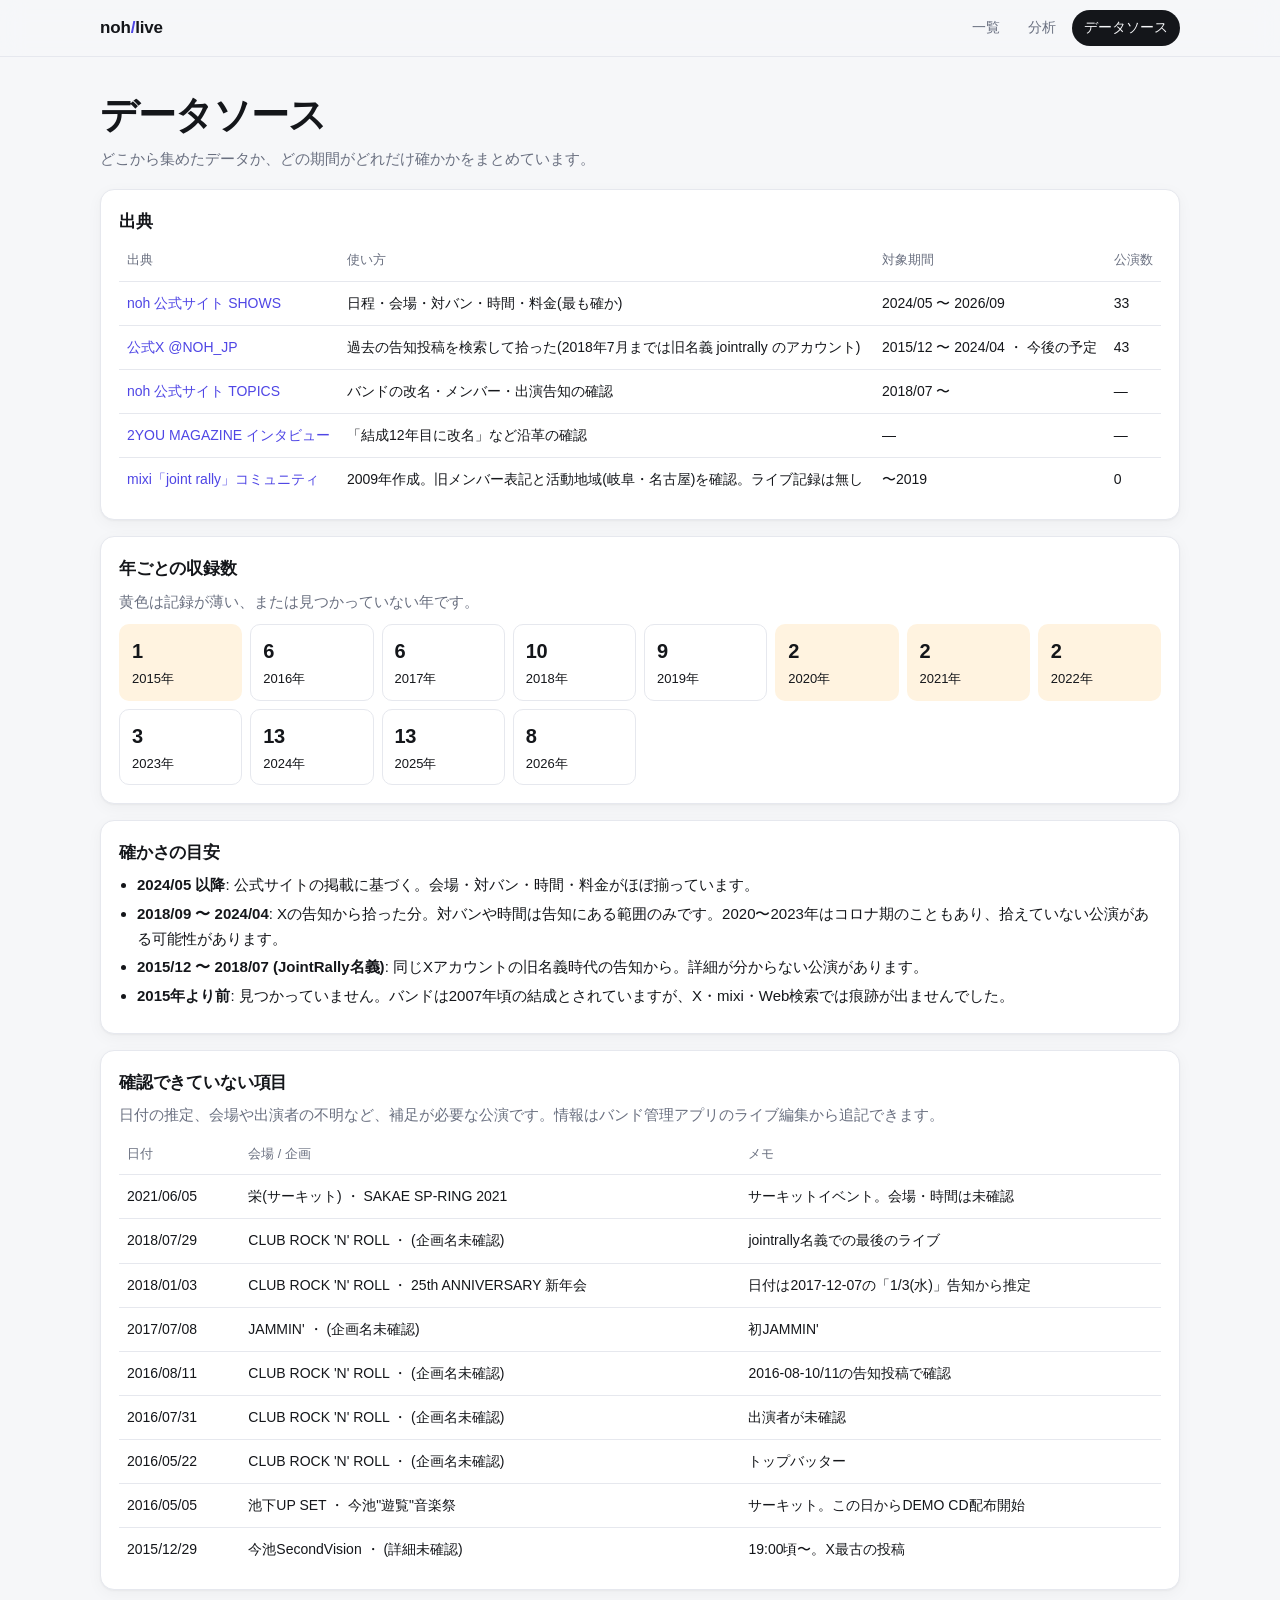
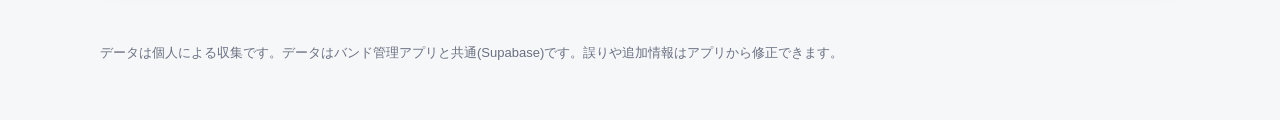
<file: noh-live/sources.html>
<!doctype html>
<html lang="ja">
<head>
<meta charset="utf-8">
<meta name="viewport" content="width=device-width, initial-scale=1">
<title>データソース | noh / JointRally ライブ履歴</title>
<link rel="stylesheet" href="common.css">
<style>
  .stack{display:grid;gap:16px;padding-bottom:20px}
  .card h2{margin:0 0 4px;font-size:17px;letter-spacing:-.01em}
  .card p{margin:6px 0}
  table{width:100%;border-collapse:collapse;font-size:14px}
  th,td{text-align:left;padding:10px 8px;border-bottom:1px solid var(--line);vertical-align:top}
  th{font-size:12.5px;color:var(--muted);font-weight:500}
  tr:last-child td{border-bottom:0}
  .scroll{overflow-x:auto}
  ul.plain{margin:6px 0;padding-left:18px}
  ul.plain li{margin:4px 0}
  .num{font-variant-numeric:tabular-nums;white-space:nowrap}
  .tl{display:grid;grid-template-columns:repeat(auto-fit,minmax(120px,1fr));gap:8px;margin-top:10px}
  .tl div{border:1px solid var(--line);border-radius:10px;padding:10px 12px;font-size:13px}
  .tl b{display:block;font-size:20px;letter-spacing:-.02em}
  .tl .gap{background:var(--warn-soft);border-color:transparent}
</style>
</head>
<body>
<div class="top" id="top"></div>
<div class="wrap">
  <div class="hero">
    <h1>データソース</h1>
    <p>どこから集めたデータか、どの期間がどれだけ確かかをまとめています。</p>
  </div>
  <div class="stack">
    <div class="card">
      <h2>出典</h2>
      <div class="scroll"><table>
        <tr><th>出典</th><th>使い方</th><th>対象期間</th><th class="num">公演数</th></tr>
        <tr><td><a href="https://noh-music.net/ja/shows/" target="_blank" rel="noopener">noh 公式サイト SHOWS</a></td><td>日程・会場・対バン・時間・料金(最も確か)</td><td>2024/05 〜 2026/09</td><td class="num" id="c-off"></td></tr>
        <tr><td><a href="https://x.com/NOH_JP" target="_blank" rel="noopener">公式X @NOH_JP</a></td><td>過去の告知投稿を検索して拾った(2018年7月までは旧名義 jointrally のアカウント)</td><td>2015/12 〜 2024/04 ・ 今後の予定</td><td class="num" id="c-x"></td></tr>
        <tr><td><a href="https://noh-music.net/topics/" target="_blank" rel="noopener">noh 公式サイト TOPICS</a></td><td>バンドの改名・メンバー・出演告知の確認</td><td>2018/07 〜</td><td class="num">—</td></tr>
        <tr><td><a href="https://2youmagazine.com/interview/noh/" target="_blank" rel="noopener">2YOU MAGAZINE インタビュー</a></td><td>「結成12年目に改名」など沿革の確認</td><td>—</td><td class="num">—</td></tr>
        <tr><td><a href="https://mixi.jp/view_community.pl?id=4505879" target="_blank" rel="noopener">mixi「joint rally」コミュニティ</a></td><td>2009年作成。旧メンバー表記と活動地域(岐阜・名古屋)を確認。ライブ記録は無し</td><td>〜2019</td><td class="num">0</td></tr>
      </table></div>
    </div>

    <div class="card">
      <h2>年ごとの収録数</h2>
      <p class="muted">黄色は記録が薄い、または見つかっていない年です。</p>
      <div class="tl" id="tl"></div>
    </div>

    <div class="card">
      <h2>確かさの目安</h2>
      <ul class="plain">
        <li><b>2024/05 以降</b>: 公式サイトの掲載に基づく。会場・対バン・時間・料金がほぼ揃っています。</li>
        <li><b>2018/09 〜 2024/04</b>: Xの告知から拾った分。対バンや時間は告知にある範囲のみです。2020〜2023年はコロナ期のこともあり、拾えていない公演がある可能性があります。</li>
        <li><b>2015/12 〜 2018/07 (JointRally名義)</b>: 同じXアカウントの旧名義時代の告知から。詳細が分からない公演があります。</li>
        <li><b>2015年より前</b>: 見つかっていません。バンドは2007年頃の結成とされていますが、X・mixi・Web検索では痕跡が出ませんでした。</li>
      </ul>
    </div>

    <div class="card">
      <h2>確認できていない項目</h2>
      <p class="muted">日付の推定、会場や出演者の不明など、補足が必要な公演です。情報はバンド管理アプリのライブ編集から追記できます。</p>
      <div class="scroll"><table id="unk"></table></div>
    </div>
  </div>
  <footer>データは個人による収集です。データはバンド管理アプリと共通(Supabase)です。誤りや追加情報はアプリから修正できます。</footer>
</div>
<script src="shows.js"></script>
<script src="common.js"></script>
<script>
window.shows_ready.then(function(){
  mountNav();
  const L=window.SHOWS;
  document.getElementById("c-off").textContent=L.filter(s=>srcOf(s)==="official").length;
  document.getElementById("c-x").textContent=L.filter(s=>srcOf(s)==="x").length;
  const ys=[];for(let y=2015;y<=2026;y++)ys.push(y);
  document.getElementById("tl").innerHTML=ys.map(y=>{const n=L.filter(s=>s.date.startsWith(String(y))&&!s.upcoming).length;return '<div class="'+(n<3?'gap':'')+'"><b>'+n+'</b>'+y+'年</div>'}).join("");
  const unk=L.filter(s=>!s.upcoming&&(!s.acts.length||/未確認|推定/.test(s.title+s.note+s.venue)));
  document.getElementById("unk").innerHTML='<tr><th>日付</th><th>会場 / 企画</th><th>メモ</th></tr>'+unk.map(s=>'<tr><td class="num">'+fmtDate(s.date)+'</td><td>'+esc(s.venue)+' ・ '+esc(s.title)+'</td><td>'+esc(s.note||"出演者が未確認")+'</td></tr>').join("");
});;
</script>
</body>
</html>
</file>
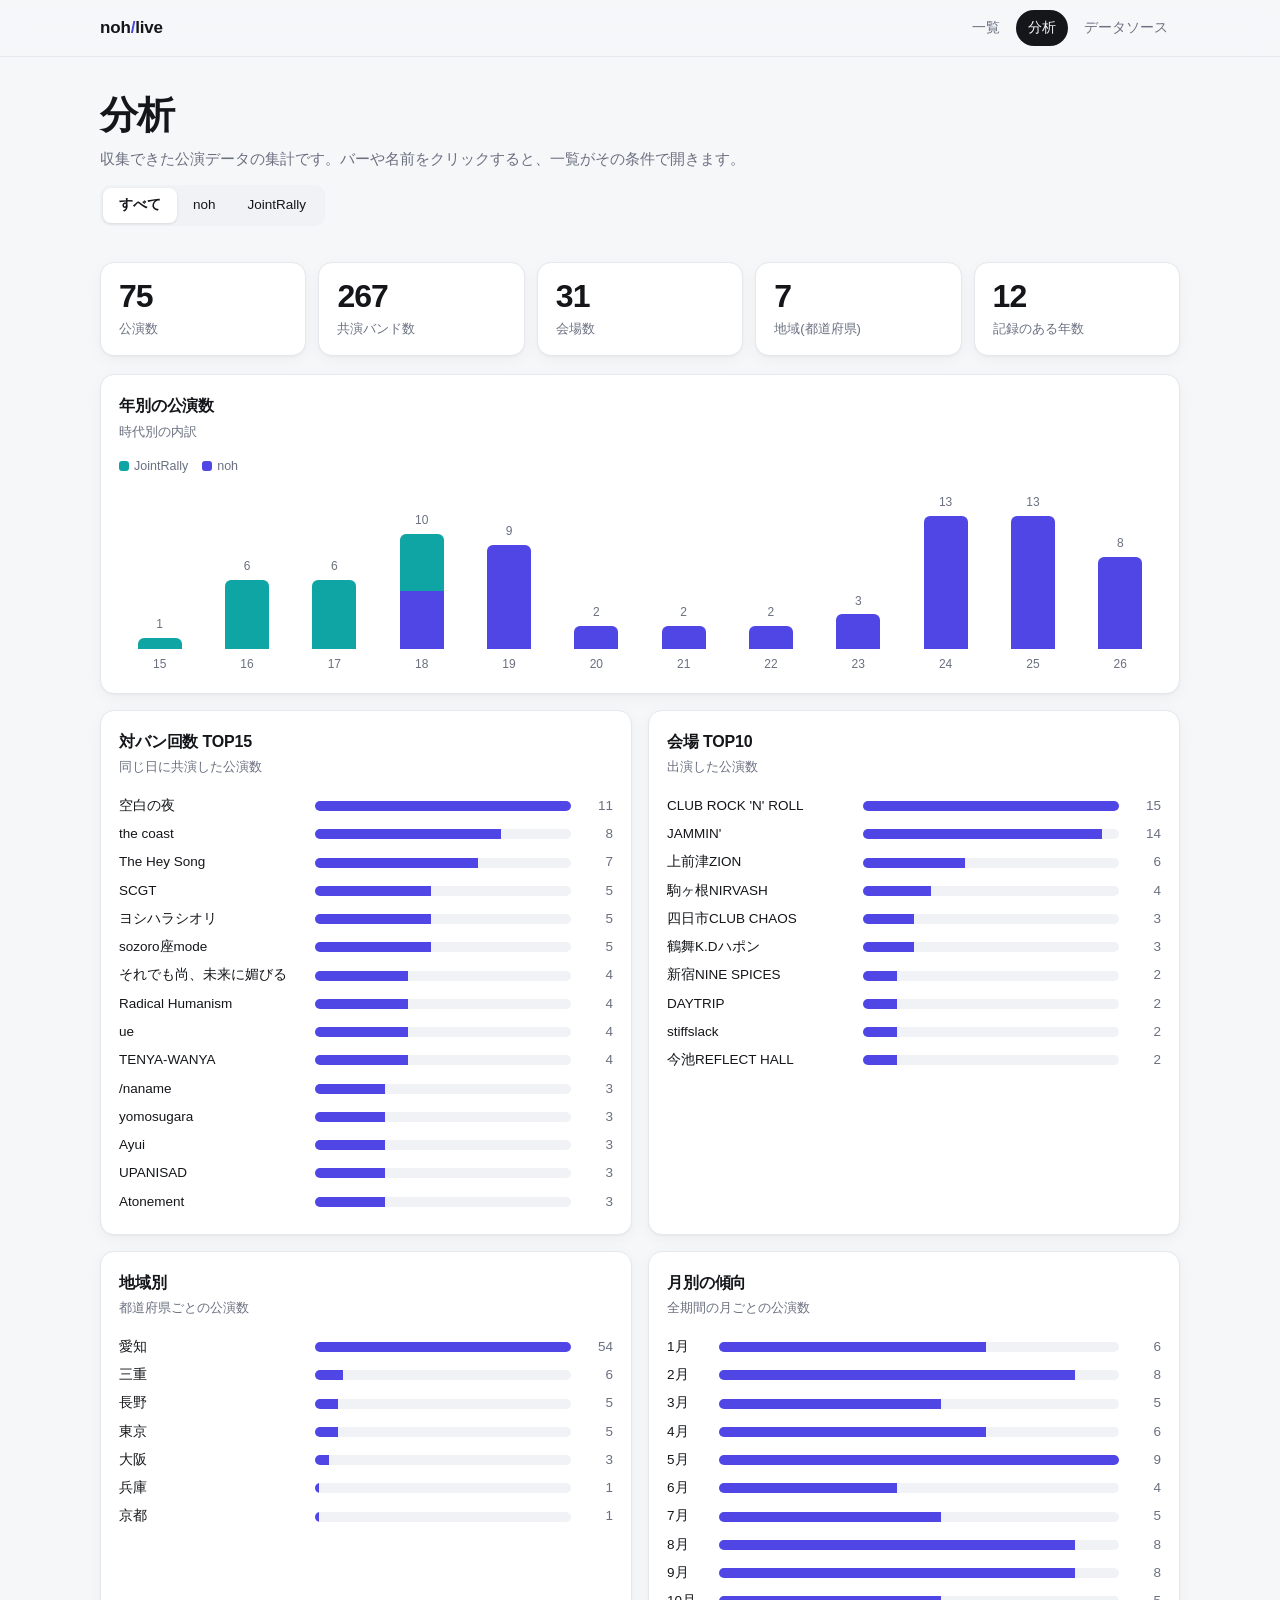
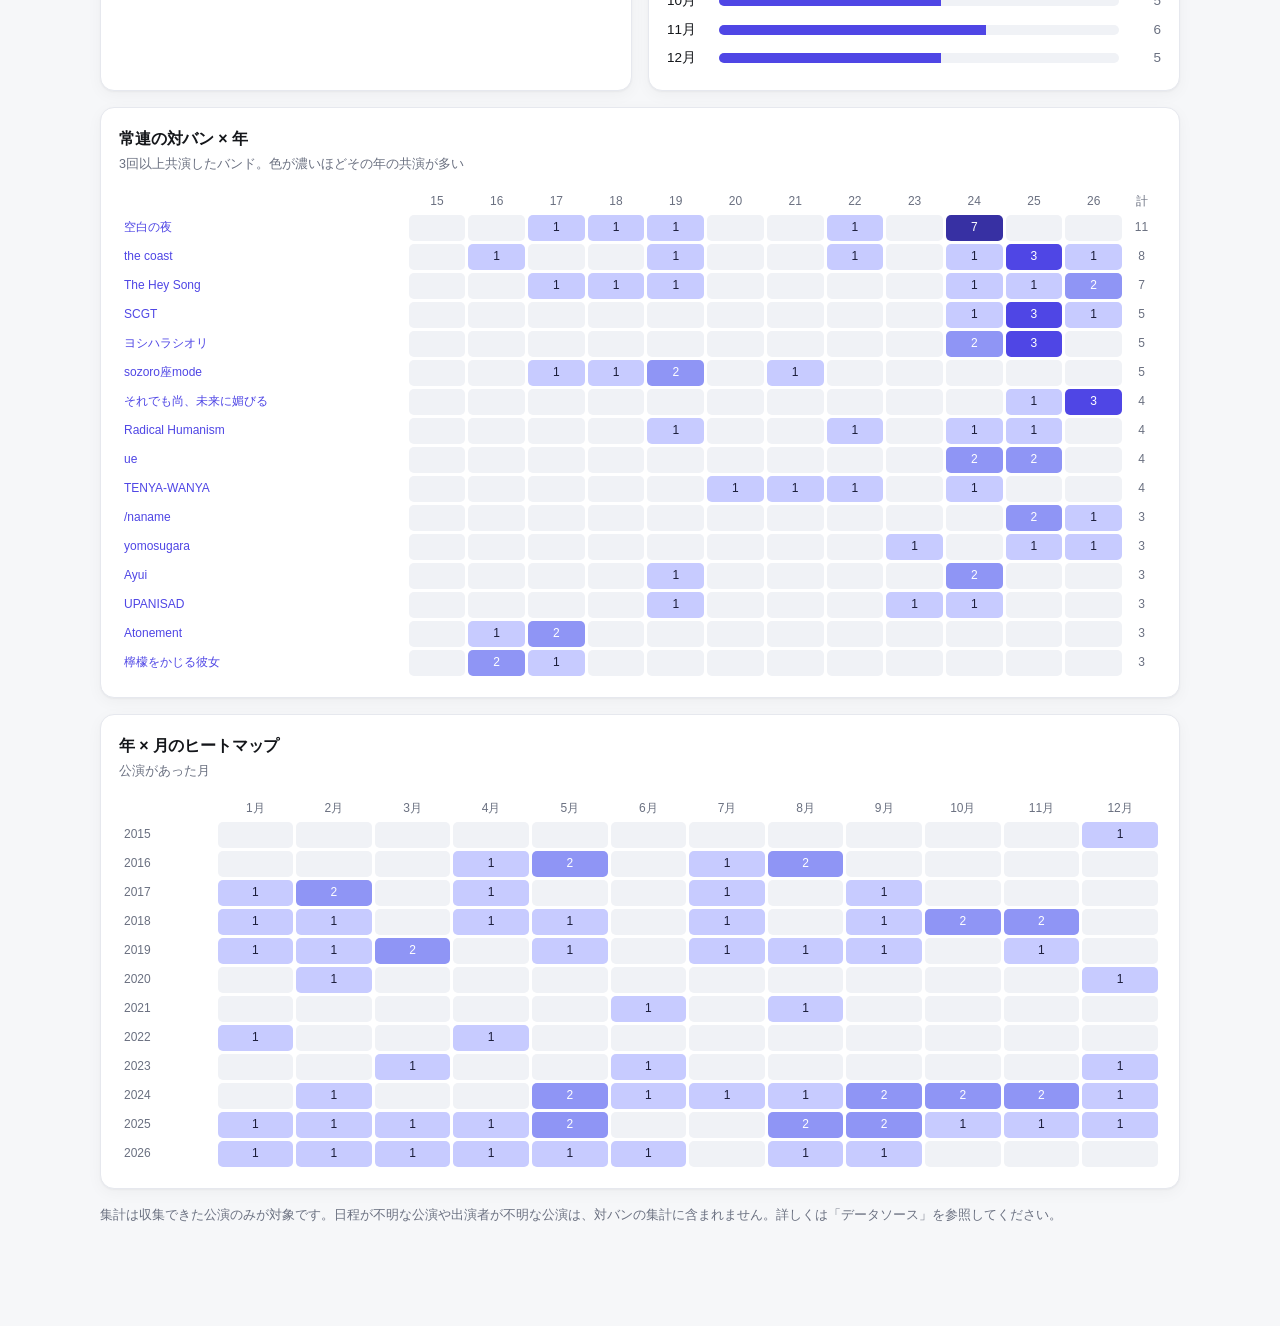
<file: noh-live/stats.html>
<!doctype html>
<html lang="ja">
<head>
<meta charset="utf-8">
<meta name="viewport" content="width=device-width, initial-scale=1">
<title>分析 | noh / JointRally ライブ履歴</title>
<link rel="stylesheet" href="common.css">
<style>
  .seg{display:inline-grid;grid-auto-flow:column;background:var(--soft);padding:3px;border-radius:10px;margin-top:14px}
  .seg button{border:0;background:transparent;border-radius:8px;padding:6px 16px}
  .seg button.on{background:var(--panel);box-shadow:0 1px 3px rgba(0,0,0,.1);font-weight:600}
  .kpis{display:grid;grid-template-columns:repeat(auto-fit,minmax(150px,1fr));gap:12px;margin:18px 0}
  .kpi{padding:16px 18px}
  .kpi .v{font-size:32px;font-weight:700;letter-spacing:-.03em;line-height:1.1;font-variant-numeric:tabular-nums}
  .kpi .l{color:var(--muted);font-size:13px;margin-top:4px}
  .grid{display:grid;grid-template-columns:repeat(2,minmax(0,1fr));gap:16px;margin-bottom:16px}
  @media (max-width:860px){.grid{grid-template-columns:1fr}}
  .card h2{margin:0 0 2px;font-size:16px;letter-spacing:-.01em}
  .card .cap{color:var(--muted);font-size:12.5px;margin-bottom:14px}
  .full{grid-column:1/-1}
  .hb{display:grid;grid-template-columns:minmax(90px,38%) 1fr 34px;gap:8px;align-items:center;padding:3px 0;font-size:13.5px;text-decoration:none;color:inherit}
  .hb:hover{text-decoration:none;background:var(--soft);border-radius:6px}
  .hb .nm{overflow:hidden;text-overflow:ellipsis;white-space:nowrap}
  .hb .tr{height:10px;background:var(--soft);border-radius:6px;overflow:hidden;display:flex}
  .hb .tr i{display:block;height:100%;background:var(--accent)}
  .hb .tr i.jr{background:var(--era2)}
  .hb .n{text-align:right;font-variant-numeric:tabular-nums;color:var(--muted)}
  .legend{display:flex;gap:14px;font-size:12.5px;color:var(--muted);margin-bottom:8px}
  .legend s{display:inline-block;width:10px;height:10px;border-radius:3px;margin-right:5px;vertical-align:-1px;text-decoration:none}
  .yc{display:flex;align-items:flex-end;gap:6px;height:190px;padding-top:8px}
  .yc .col{flex:1;display:flex;flex-direction:column;justify-content:flex-end;align-items:center;height:100%;min-width:0}
  .yc .stack{width:100%;max-width:44px;display:flex;flex-direction:column-reverse;border-radius:6px 6px 0 0;overflow:hidden}
  .yc .stack i{display:block;background:var(--accent)}.yc .stack i.jr{background:var(--era2)}
  .yc .nv{font-size:12px;font-variant-numeric:tabular-nums;margin-bottom:3px;color:var(--muted)}
  .yc .yl{font-size:12px;color:var(--muted);margin-top:6px}
  .scroll{overflow-x:auto}
  table.hm{border-collapse:separate;border-spacing:3px;font-size:12px;min-width:100%}
  table.hm th{font-weight:500;color:var(--muted);text-align:center;padding:0 2px;white-space:nowrap}
  table.hm th.rl{text-align:left;padding-right:8px;max-width:150px;overflow:hidden;text-overflow:ellipsis}
  table.hm td{height:26px;min-width:30px;border-radius:5px;text-align:center;font-variant-numeric:tabular-nums;background:var(--soft);color:var(--muted)}
  table.hm td.c1{background:var(--h2);color:#1b1d3a}table.hm td.c2{background:var(--h3);color:#fff}table.hm td.c3{background:var(--h4);color:#fff}table.hm td.c4{background:var(--h5);color:#fff}
  @media (prefers-color-scheme:dark){table.hm td.c1{color:#e8e9ff}table.hm td.c4{color:#14152b}}
  .mh td{height:24px}
  .note{color:var(--muted);font-size:12.5px;margin-top:10px}
</style>
</head>
<body>
<div class="top" id="top"></div>
<div class="wrap">
  <div class="hero">
    <h1>分析</h1>
    <p>収集できた公演データの集計です。バーや名前をクリックすると、一覧がその条件で開きます。</p>
    <div class="seg" id="seg"><button data-e="" class="on">すべて</button><button data-e="noh">noh</button><button data-e="jointrally">JointRally</button></div>
  </div>
  <div class="kpis" id="kpis"></div>
  <div class="grid">
    <div class="card full"><h2>年別の公演数</h2><div class="cap">時代別の内訳</div><div class="legend"><span><s style="background:var(--era2)"></s>JointRally</span><span><s style="background:var(--accent)"></s>noh</span></div><div class="yc" id="years"></div></div>
    <div class="card"><h2>対バン回数 TOP15</h2><div class="cap">同じ日に共演した公演数</div><div id="acts"></div></div>
    <div class="card"><h2>会場 TOP10</h2><div class="cap">出演した公演数</div><div id="venues"></div></div>
    <div class="card"><h2>地域別</h2><div class="cap">都道府県ごとの公演数</div><div id="prefs"></div></div>
    <div class="card"><h2>月別の傾向</h2><div class="cap">全期間の月ごとの公演数</div><div id="months"></div></div>
    <div class="card full"><h2>常連の対バン × 年</h2><div class="cap">3回以上共演したバンド。色が濃いほどその年の共演が多い</div><div class="scroll" id="matrix"></div></div>
    <div class="card full"><h2>年 × 月のヒートマップ</h2><div class="cap">公演があった月</div><div class="scroll" id="ym"></div></div>
  </div>
  <p class="note">集計は収集できた公演のみが対象です。日程が不明な公演や出演者が不明な公演は、対バンの集計に含まれません。詳しくは「データソース」を参照してください。</p>
  <footer></footer>
</div>
<script src="shows.js"></script>
<script src="common.js"></script>
<script>
window.shows_ready.then(function(){
  mountNav();
  const $=id=>document.getElementById(id);
  let era="";
  const link=(p)=>'index.html?'+p;
  function bars(el,rows,hrefKey,max){
    max=max||Math.max(1,...rows.map(r=>r.n));
    el.innerHTML=rows.map(r=>'<a class="hb" href="'+link(hrefKey+'='+encodeURIComponent(r.k)+(era?'&era='+era:''))+'"><span class="nm" title="'+esc(r.k)+'">'+esc(r.k)+'</span><span class="tr"><i style="width:'+(r.n/max*100)+'%"></i></span><span class="n">'+r.n+'</span></a>').join("")||'<div class="muted">データなし</div>';
  }
  function heat(n){return n>=4?"c4":n===3?"c3":n===2?"c2":n===1?"c1":""}
  function render(){
    const L=played().filter(s=>!era||s.era===era);
    const acts=countBy(L,s=>s.acts), venues=countBy(L,s=>[s.venue]);
    const yrs=[...new Set(L.map(s=>s.date.slice(0,4)))];
    $("kpis").innerHTML=[[L.length,"公演数"],[acts.length,"共演バンド数"],[venues.length,"会場数"],[new Set(L.map(s=>s.pref)).size,"地域(都道府県)"],[yrs.length,"記録のある年数"]]
      .map(k=>'<div class="card kpi"><div class="v">'+k[0]+'</div><div class="l">'+k[1]+'</div></div>').join("");

    // 年別
    const allY=[];const y0=+L.reduce((a,s)=>s.date<a?s.date:a,"9999").slice(0,4),y1=+L.reduce((a,s)=>s.date>a?s.date:a,"0000").slice(0,4);
    for(let y=y0;y<=y1;y++)allY.push(String(y));
    const yc=allY.map(y=>({y,jr:L.filter(s=>s.date.startsWith(y)&&s.era==="jointrally").length,nh:L.filter(s=>s.date.startsWith(y)&&s.era==="noh").length}));
    const ym=Math.max(1,...yc.map(c=>c.jr+c.nh));
    $("years").innerHTML=yc.map(c=>{const t=c.jr+c.nh;return '<a class="col" href="'+link('year='+c.y)+'" style="text-decoration:none"><span class="nv">'+(t||"")+'</span><span class="stack" style="height:'+(t/ym*150)+'px"><i style="height:'+(c.nh/(t||1)*100)+'%"></i><i class="jr" style="height:'+(c.jr/(t||1)*100)+'%"></i></span><span class="yl">'+c.y.slice(2)+'</span></a>'}).join("");

    bars($("acts"),acts.slice(0,15),"act");
    bars($("venues"),venues.slice(0,10),"venue");
    bars($("prefs"),countBy(L,s=>[s.pref]),"pref");

    // 月別
    const mc=Array.from({length:12},(_,i)=>({k:(i+1)+"月",n:L.filter(s=>+s.date.slice(5,7)===i+1).length}));
    const mm=Math.max(1,...mc.map(m=>m.n));
    $("months").innerHTML=mc.map(m=>'<div class="hb" style="grid-template-columns:44px 1fr 34px"><span class="nm">'+m.k+'</span><span class="tr"><i style="width:'+(m.n/mm*100)+'%"></i></span><span class="n">'+m.n+'</span></div>').join("");

    // 対バン × 年
    const reg=acts.filter(a=>a.n>=3).slice(0,16);
    $("matrix").innerHTML=reg.length?('<table class="hm"><tr><th></th>'+allY.map(y=>'<th>'+y.slice(2)+'</th>').join("")+'<th>計</th></tr>'+reg.map(a=>
      '<tr><th class="rl"><a href="'+link('act='+encodeURIComponent(a.k))+'">'+esc(a.k)+'</a></th>'+allY.map(y=>{const n=L.filter(s=>s.date.startsWith(y)&&s.acts.includes(a.k)).length;return '<td class="'+heat(n)+'">'+(n||"")+'</td>'}).join("")+'<th>'+a.n+'</th></tr>').join("")+'</table>'):'<div class="muted">3回以上共演したバンドがありません</div>';

    // 年×月
    $("ym").innerHTML='<table class="hm mh"><tr><th></th>'+Array.from({length:12},(_,i)=>'<th>'+(i+1)+'月</th>').join("")+'</tr>'+allY.map(y=>'<tr><th class="rl">'+y+'</th>'+Array.from({length:12},(_,i)=>{const n=L.filter(s=>s.date.startsWith(y)&&+s.date.slice(5,7)===i+1).length;return '<td class="'+heat(n)+'">'+(n||"")+'</td>'}).join("")+'</tr>').join("")+'</table>';
  }
  $("seg").addEventListener("click",e=>{const b=e.target.closest("button");if(!b)return;era=b.dataset.e;[...$("seg").children].forEach(x=>x.classList.toggle("on",x===b));render()});
  render();
});;
</script>
</body>
</html>
</file>
<file: noh-live/common.css>
:root{
  --bg:#f6f7f9; --panel:#fff; --ink:#14161a; --muted:#6a7080; --line:#e6e8ee; --soft:#f0f2f6;
  --accent:#4f46e5; --accent-ink:#fff; --accent-soft:#eef0ff; --era2:#0ea5a4; --warn:#b45309; --warn-soft:#fff3e0;
  --r:14px; --shadow:0 1px 2px rgba(20,22,26,.04),0 4px 16px rgba(20,22,26,.04);
  --h1:#eef0ff; --h2:#c7cbff; --h3:#8f95f5; --h4:#4f46e5; --h5:#3730a3;
}
@media (prefers-color-scheme:dark){:root{
  --bg:#0e0f12; --panel:#16181d; --ink:#eceef3; --muted:#8d93a3; --line:#252831; --soft:#1d2027;
  --accent:#8b8cff; --accent-ink:#0e0f12; --accent-soft:#222447; --era2:#2dd4bf; --warn:#fbbf24; --warn-soft:#2e2614;
  --shadow:none; --h1:#1d2030; --h2:#2e3270; --h3:#4a50b8; --h4:#7b7ff0; --h5:#b3b5ff;
}}
*{box-sizing:border-box}
html{-webkit-text-size-adjust:100%}
body{margin:0;background:var(--bg);color:var(--ink);font:15px/1.65 "Inter",-apple-system,"Hiragino Sans","Noto Sans JP","Yu Gothic",sans-serif;-webkit-font-smoothing:antialiased}
a{color:var(--accent);text-decoration:none}a:hover{text-decoration:underline}
.wrap{max-width:1120px;margin:0 auto;padding:0 20px}
.top{position:sticky;top:0;z-index:20;background:color-mix(in srgb,var(--bg) 82%,transparent);backdrop-filter:saturate(1.4) blur(12px);border-bottom:1px solid var(--line)}
.top .wrap{display:flex;align-items:center;gap:20px;height:56px}
.brand{font-weight:700;letter-spacing:-.01em;font-size:17px;color:var(--ink)}
.brand i{font-style:normal;color:var(--accent)}
nav{display:flex;gap:4px;margin-left:auto}
nav a{padding:6px 12px;border-radius:999px;color:var(--muted);font-size:14px;font-weight:500}
nav a:hover{background:var(--soft);text-decoration:none;color:var(--ink)}
nav a.on{background:var(--ink);color:var(--bg)}
.hero{padding:36px 0 18px}
.hero h1{margin:0;font-size:clamp(26px,4.4vw,38px);letter-spacing:-.025em;line-height:1.2}
.hero p{margin:8px 0 0;color:var(--muted)}
.card{background:var(--panel);border:1px solid var(--line);border-radius:var(--r);box-shadow:var(--shadow);padding:18px}
.muted{color:var(--muted)}
.pill{display:inline-flex;align-items:center;gap:4px;padding:2px 10px;border-radius:999px;background:var(--soft);font-size:12.5px;color:var(--muted);white-space:nowrap}
.pill.warn{background:var(--warn-soft);color:var(--warn)}
.pill.jr{background:color-mix(in srgb,var(--era2) 16%,transparent);color:var(--era2)}
input[type=search],select{width:100%;padding:9px 12px;border:1px solid var(--line);border-radius:10px;background:var(--panel);color:var(--ink);font:inherit;outline:none}
input[type=search]:focus,select:focus{border-color:var(--accent);box-shadow:0 0 0 3px var(--accent-soft)}
button,.btn{font:inherit;font-size:13.5px;padding:7px 14px;border-radius:10px;border:1px solid var(--line);background:var(--panel);color:var(--ink);cursor:pointer}
button:hover{border-color:var(--accent)}
footer{padding:32px 0 56px;color:var(--muted);font-size:13px}
</file>
